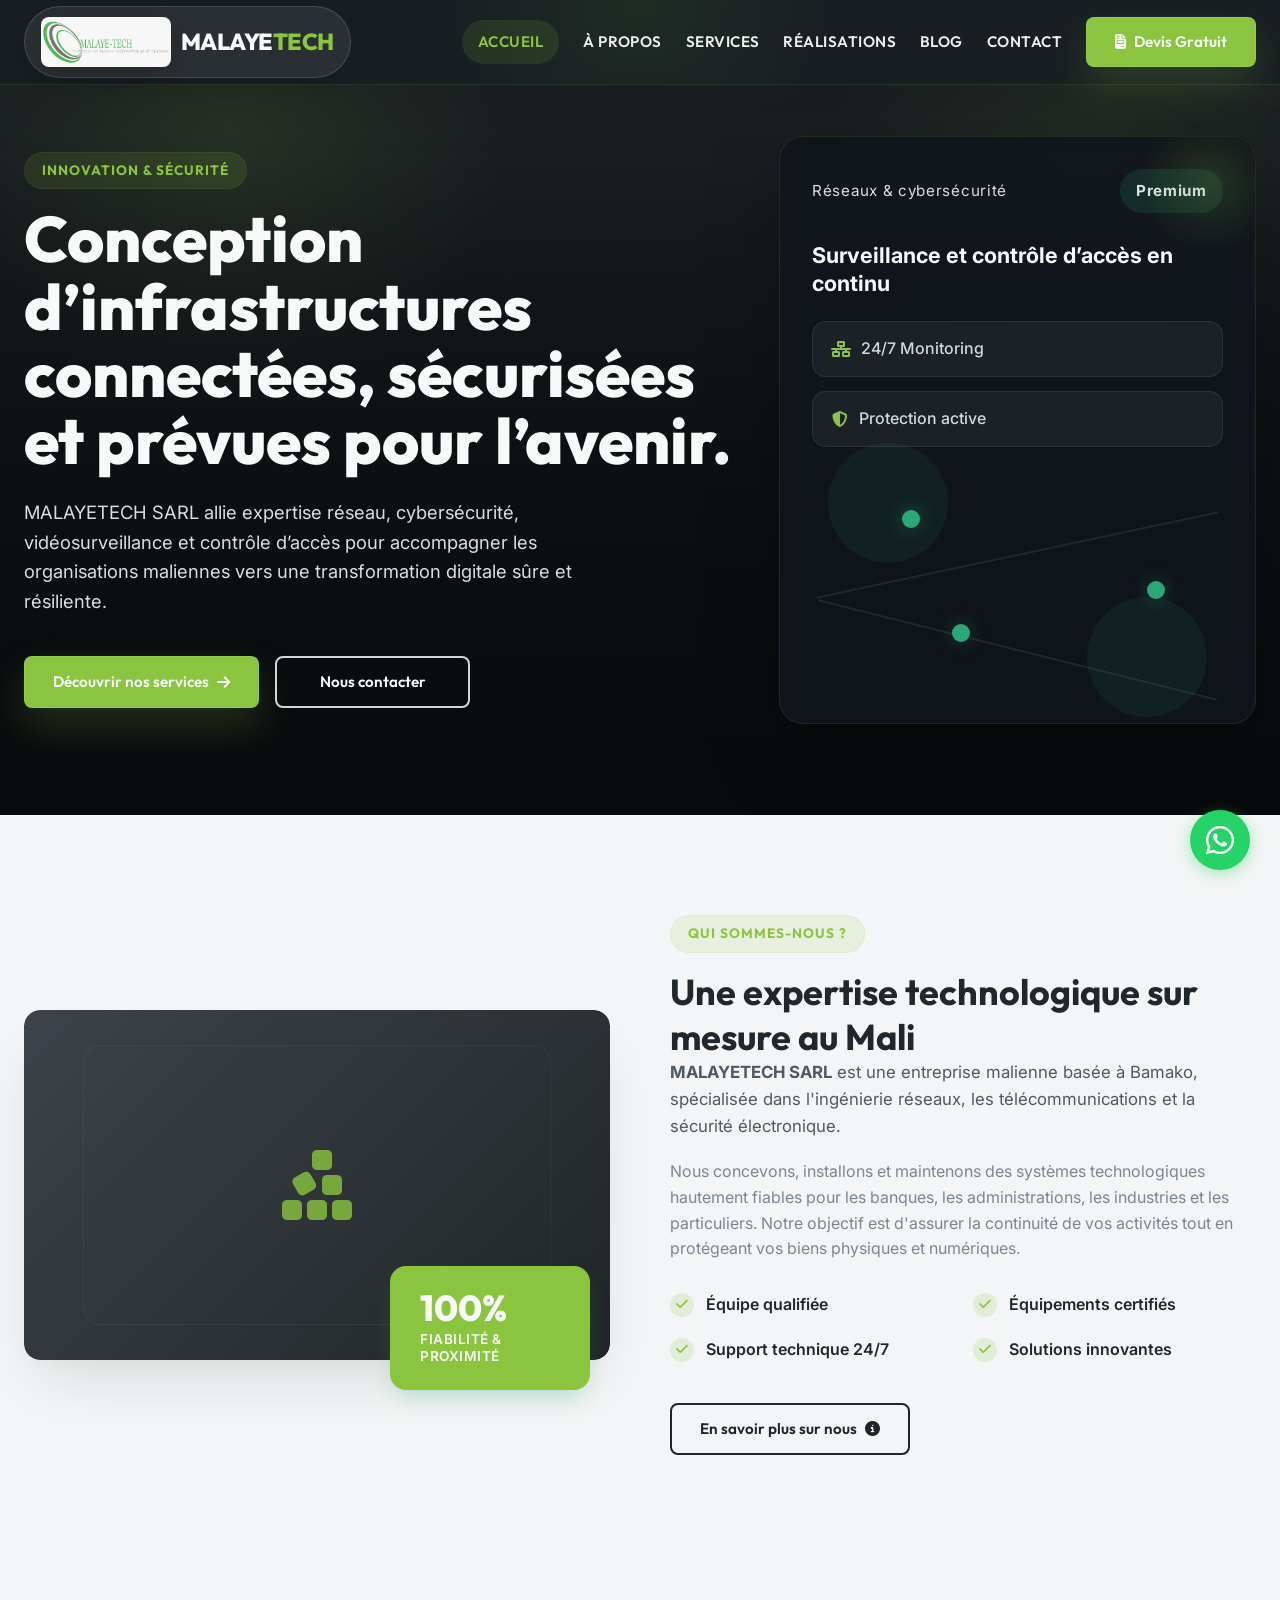
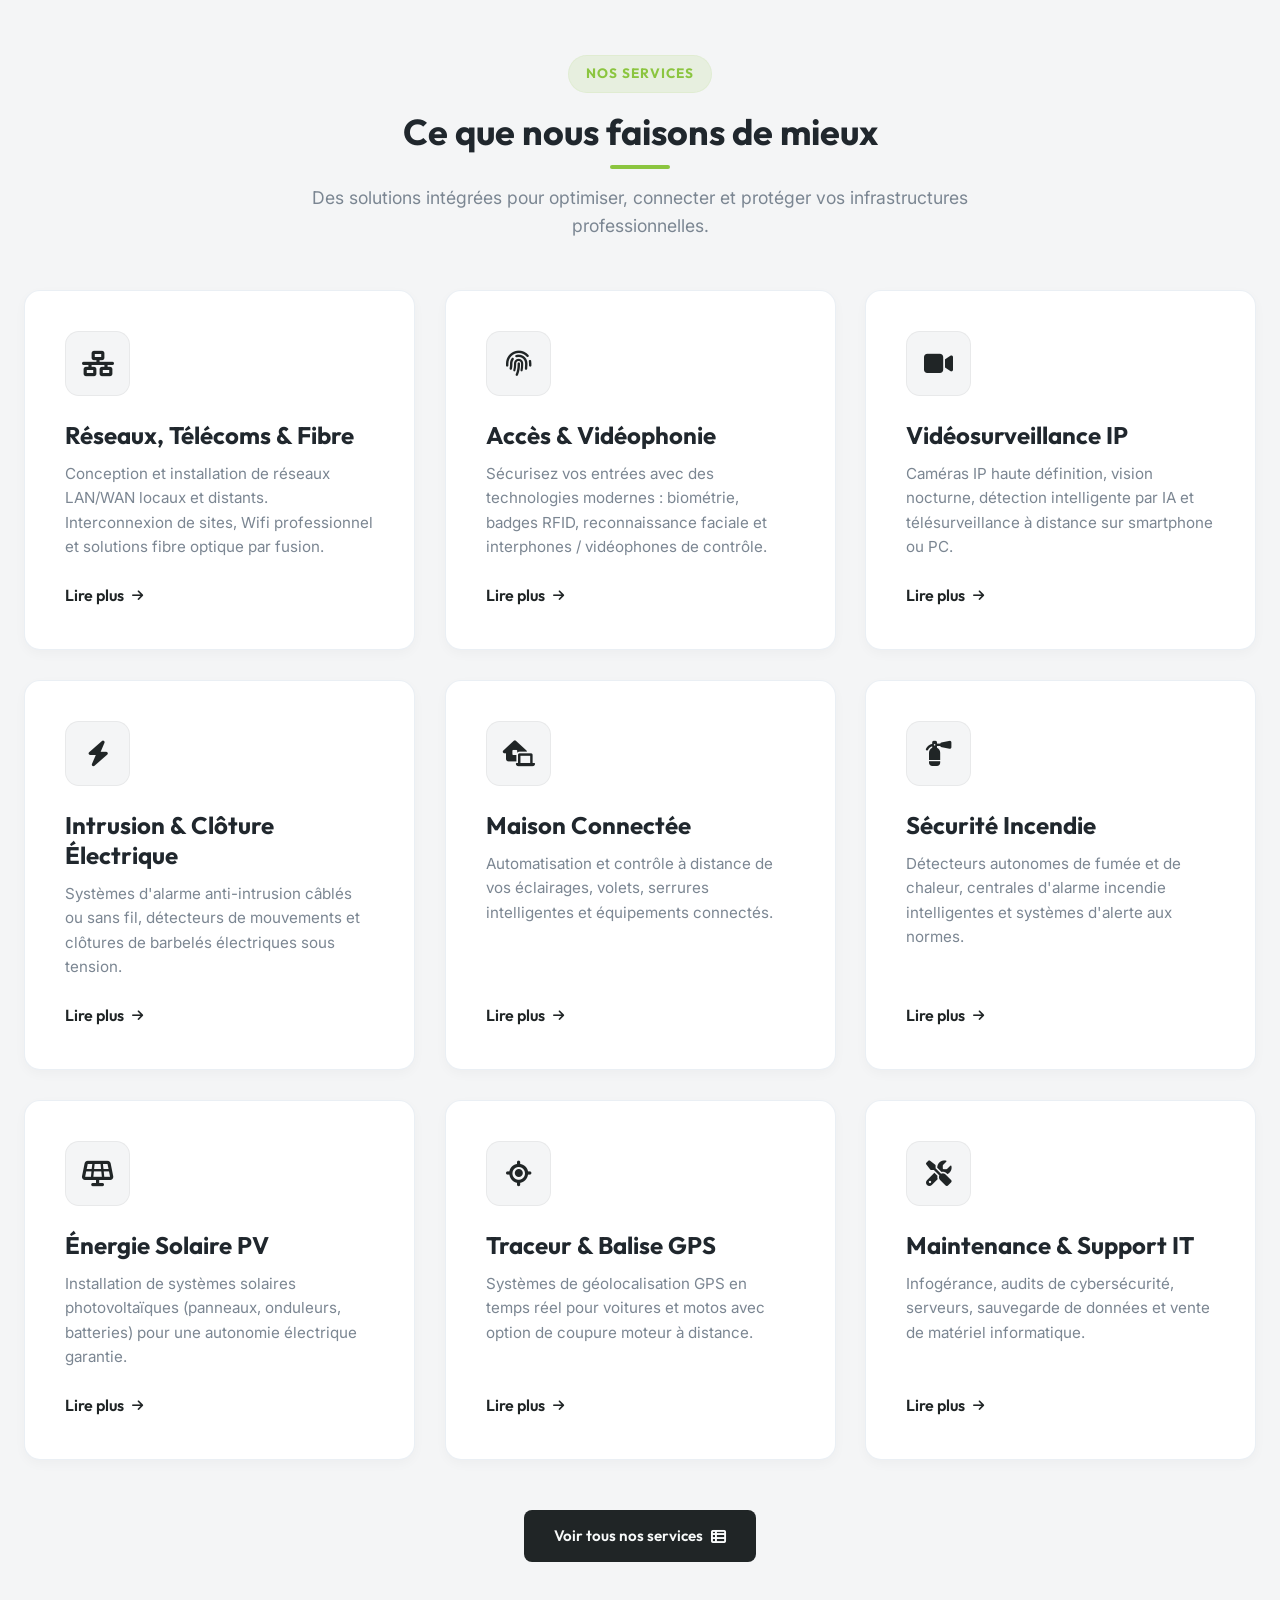
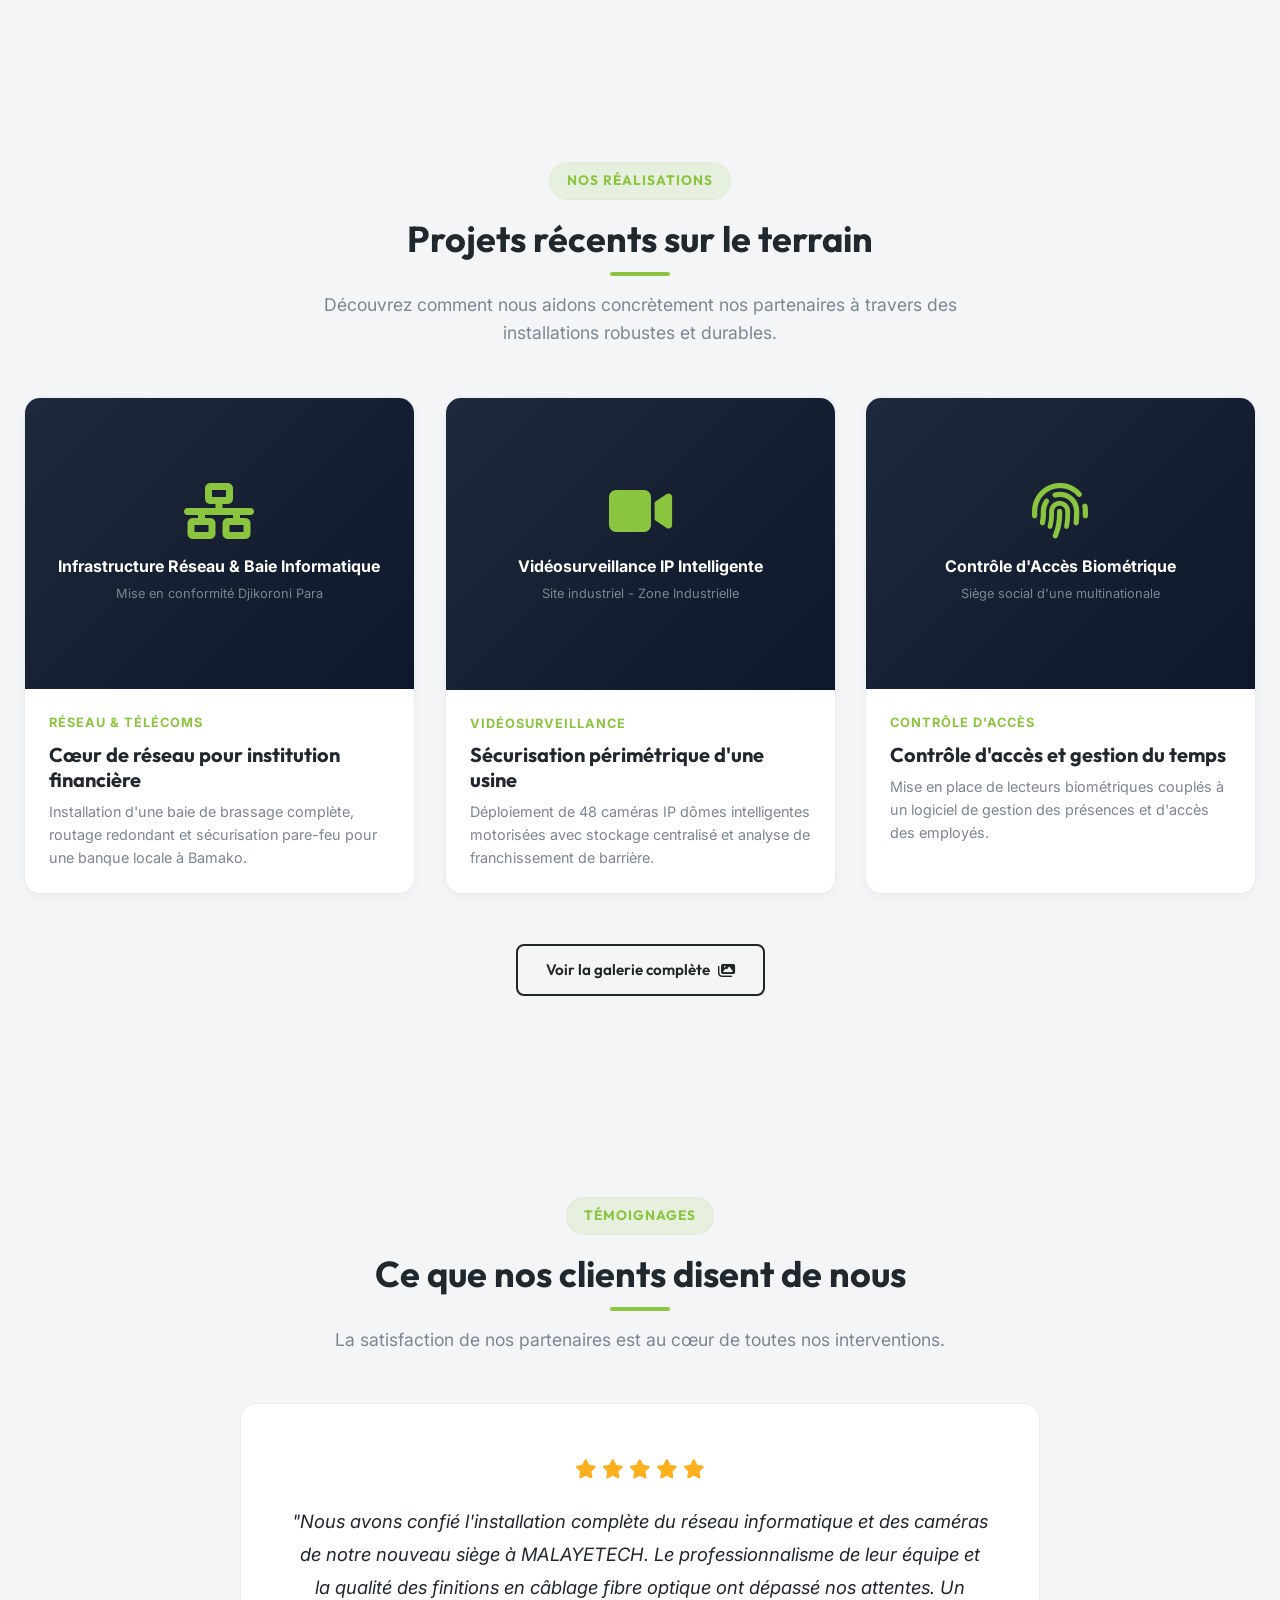
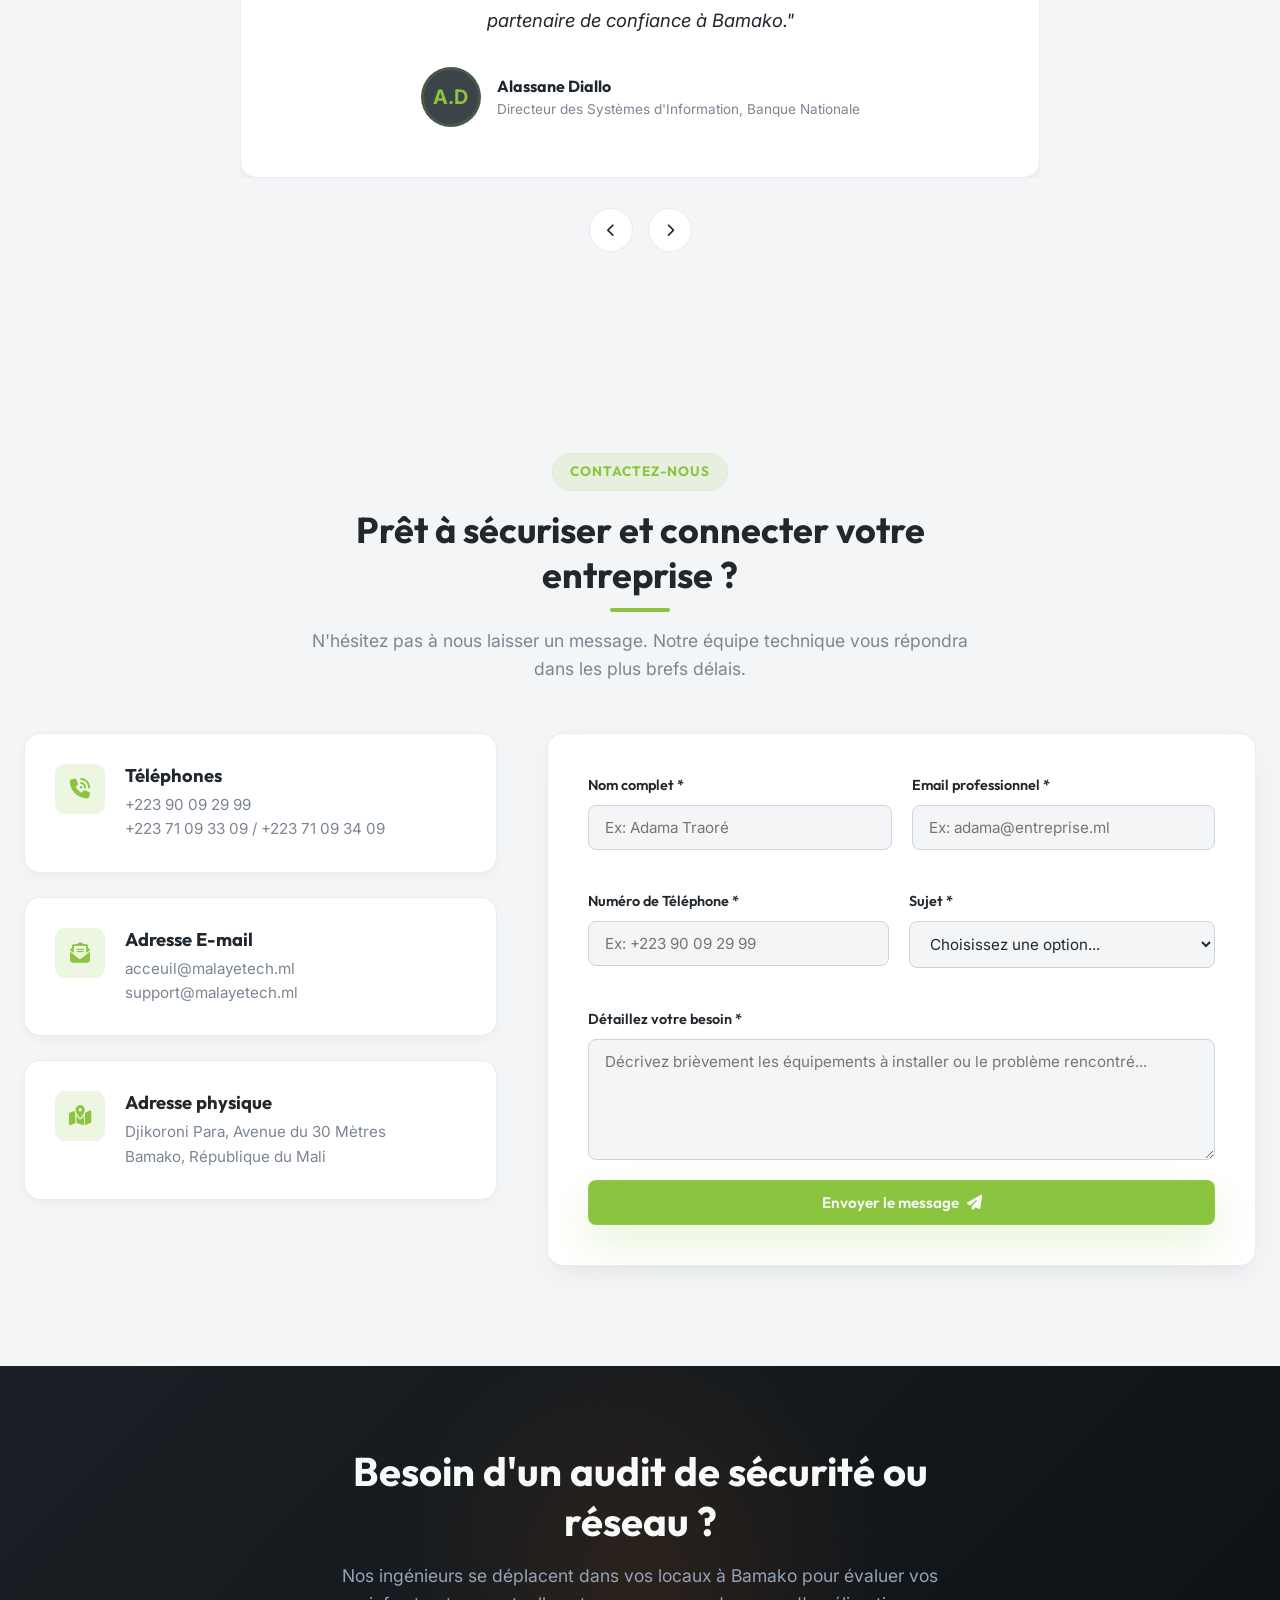
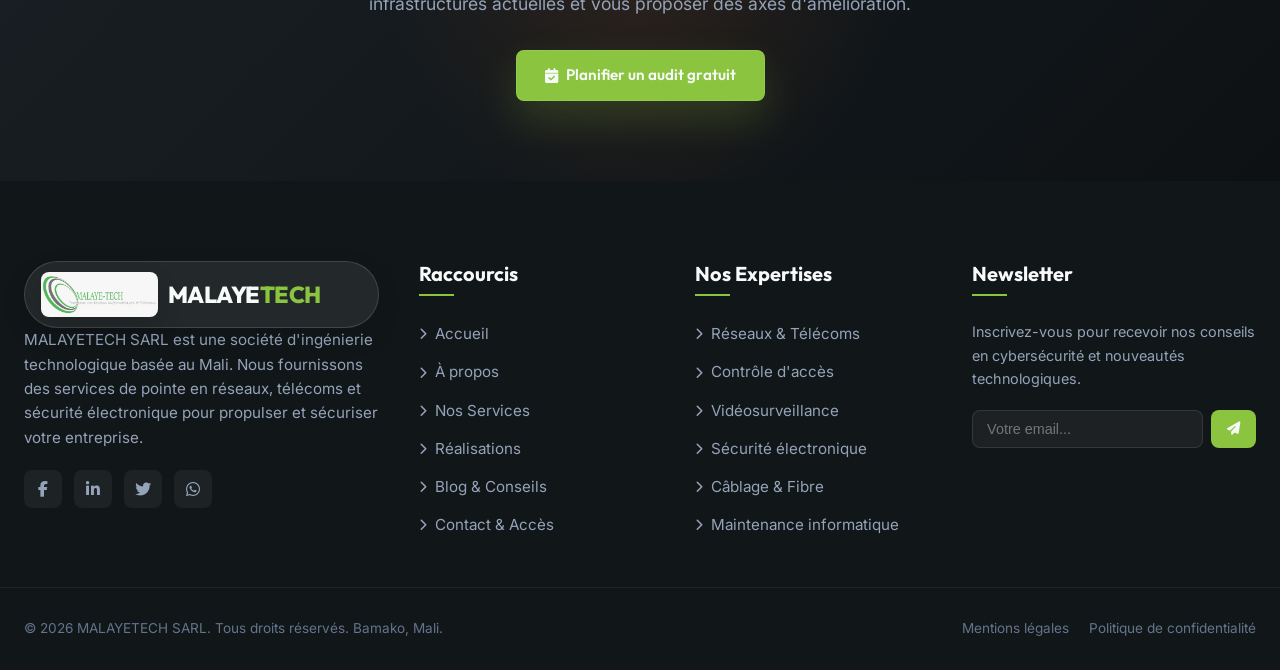
<file: index.html>
<!DOCTYPE html>
<html lang="fr">
<head>
    <meta charset="UTF-8">
    <meta name="viewport" content="width=device-width, initial-scale=1.0">
    <meta name="description" content="MALAYETECH SARL est votre partenaire technologique au Mali. Spécialiste en réseaux, télécommunications, câblage fibre optique, vidéosurveillance, contrôle d'accès, cybersécurité et maintenance informatique à Bamako.">
    <meta name="keywords" content="Malayetech, réseaux informatiques, télécoms, vidéosurveillance, contrôle d'accès, sécurité électronique, fibre optique, maintenance informatique, cybersécurité, Mali, Bamako">
    <meta name="author" content="MALAYETECH SARL">
    
    <title>MALAYETECH SARL | Votre partenaire en technologies, réseaux et sécurité au Mali</title>
    
    <!-- CSS Stylesheet -->
    <link rel="stylesheet" href="css/style.css">
    
    <!-- FontAwesome Icon CDN -->
    <link rel="stylesheet" href="https://cdnjs.cloudflare.com/ajax/libs/font-awesome/6.4.0/css/all.min.css">
</head>
<body>

    <!-- ==========================================
         HEADER / NAVIGATION
         ========================================== -->
    <header class="site-header">
        <div class="container nav-container">
            <!-- Logo -->
            <a href="index.html" class="logo" id="header-logo">
                <img src="logo.jpeg" alt="Logo MALAYETECH" >
                <div class="logo-text">MALAYE<span class="logo-accent">TECH</span></div>
            </a>
            
            <!-- Mobile Menu Toggle Button -->
            <button class="mobile-toggle" id="mobile-toggle" aria-label="Menu principal">
                <i class="fas fa-bars"></i>
            </button>
            
            <!-- Navigation Menu -->
            <nav class="nav-menu" id="nav-menu">
                <a href="index.html" class="nav-link active">Accueil</a>
                <a href="a-propos.html" class="nav-link">À propos</a>
                <a href="services.html" class="nav-link">Services</a>
                <a href="realisations.html" class="nav-link">Réalisations</a>
                <a href="blog.html" class="nav-link">Blog</a>
                <a href="contact.html" class="nav-link">Contact</a>
            </nav>
            
            <!-- Header CTA -->
            <div class="nav-cta">
                <a href="#" class="btn btn-primary open-devis-modal">
                    <i class="fas fa-file-invoice"></i> Devis Gratuit
                </a>
            </div>
        </div>
    </header>

    <!-- ==========================================
         HERO BANNER
         ========================================== -->
    <section class="hero-section">
        <div class="container hero-grid">
            <div class="hero-content">
                <span class="badge">Innovation & Sécurité</span>
                <h1 class="hero-title">Conception d’infrastructures connectées, sécurisées et prévues pour l’avenir.</h1>
                <p class="hero-desc">MALAYETECH SARL allie expertise réseau, cybersécurité, vidéosurveillance et contrôle d’accès pour accompagner les organisations maliennes vers une transformation digitale sûre et résiliente.</p>
                <div class="hero-buttons">
                    <a href="services.html" class="btn btn-primary">
                        Découvrir nos services <i class="fas fa-arrow-right"></i>
                    </a>
                    <a href="contact.html" class="btn btn-white-outline">
                        Nous contacter
                    </a>
                </div>
            </div>
            <div class="hero-visual">
                <div class="hero-card">
                    <div class="hero-card-header">
                        <span>Réseaux & cybersécurité</span>
                        <span class="hero-card-status">Premium</span>
                    </div>
                    <div class="hero-card-body">
                        <div class="hero-card-title">Surveillance et contrôle d’accès en continu</div>
                        <div class="hero-card-info">
                            <div class="hero-card-chip"><i class="fas fa-network-wired"></i> 24/7 Monitoring</div>
                            <div class="hero-card-chip"><i class="fas fa-shield-alt"></i> Protection active</div>
                        </div>
                        <div class="visual-graph">
                            <div class="graph-line graph-line-1"></div>
                            <div class="graph-line graph-line-2"></div>
                            <div class="graph-dot graph-dot-1"></div>
                            <div class="graph-dot graph-dot-2"></div>
                            <div class="graph-dot graph-dot-3"></div>
                        </div>
                    </div>
                </div>
            </div>
        </div>
    </section>

    <!-- ==========================================
         PRESENTATION (À PROPOS SUMMARY)
         ========================================== -->
    <section class="presentation-section">
        <div class="container presentation-grid">
            <div class="presentation-images reveal reveal-left">
                <div class="img-box">
                    <!-- Premium Tech illustration backup via dynamic CSS styling and modern patterns -->
                    <div class="tech-bg-illustration" style="background: linear-gradient(135deg, var(--primary-light) 0%, var(--primary) 100%); height: 350px; border-radius: var(--border-radius-md); display: flex; align-items: center; justify-content: center; position: relative;">
                        <i class="fas fa-cubes-stacked" style="font-size: 5rem; color: var(--accent); opacity: 0.8;"></i>
                        <div style="position: absolute; width: 80%; height: 80%; border: 1px solid rgba(255,255,255,0.05); top: 10%; left: 10%; border-radius: var(--border-radius-md);"></div>
                    </div>
                </div>
                <div class="img-badge">
                    <span class="years">100%</span>
                    <span class="label">Fiabilité & Proximité</span>
                </div>
            </div>
            <div class="presentation-details reveal reveal-right">
                <span class="badge">Qui sommes-nous ?</span>
                <h2>Une expertise technologique sur mesure au Mali</h2>
                <p style="margin-bottom: 20px; font-size: 1.05rem;"><strong>MALAYETECH SARL</strong> est une entreprise malienne basée à Bamako, spécialisée dans l'ingénierie réseaux, les télécommunications et la sécurité électronique.</p>
                <p style="margin-bottom: 30px; color: var(--text-muted);">Nous concevons, installons et maintenons des systèmes technologiques hautement fiables pour les banques, les administrations, les industries et les particuliers. Notre objectif est d'assurer la continuité de vos activités tout en protégeant vos biens physiques et numériques.</p>
                
                <div class="about-features">
                    <div class="about-feature-item reveal reveal-up delay-100">
                        <i class="fas fa-check"></i>
                        <span>Équipe qualifiée</span>
                    </div>
                    <div class="about-feature-item reveal reveal-up delay-200">
                        <i class="fas fa-check"></i>
                        <span>Équipements certifiés</span>
                    </div>
                    <div class="about-feature-item reveal reveal-up delay-300">
                        <i class="fas fa-check"></i>
                        <span>Support technique 24/7</span>
                    </div>
                    <div class="about-feature-item reveal reveal-up delay-400">
                        <i class="fas fa-check"></i>
                        <span>Solutions innovantes</span>
                    </div>
                </div>
                
                <a href="a-propos.html" class="btn btn-outline" style="margin-top: 40px;">
                    En savoir plus sur nous <i class="fas fa-info-circle"></i>
                </a>
            </div>
        </div>
    </section>

    <!-- ==========================================
         SERVICES SECTION (ACCUEIL)
         ========================================== -->
    <section class="services-section section-bg-alt">
        <div class="container">
            <div class="section-header reveal reveal-up">
                <span class="badge">Nos Services</span>
                <h2>Ce que nous faisons de mieux</h2>
                <p>Des solutions intégrées pour optimiser, connecter et protéger vos infrastructures professionnelles.</p>
            </div>
            
            <div class="services-grid">
                <!-- Service 1: Réseaux & Télécoms -->
                <div class="service-card reveal reveal-up delay-100">
                    <div class="service-icon">
                        <i class="fas fa-network-wired"></i>
                    </div>
                    <h3>Réseaux, Télécoms & Fibre</h3>
                    <p>Conception et installation de réseaux LAN/WAN locaux et distants. Interconnexion de sites, Wifi professionnel et solutions fibre optique par fusion.</p>
                    <a href="services.html#reseaux" class="service-link">Lire plus <i class="fas fa-arrow-right"></i></a>
                </div>
                
                <!-- Service 2: Contrôle d'accès & Vidéophone -->
                <div class="service-card reveal reveal-up delay-200">
                    <div class="service-icon">
                        <i class="fas fa-fingerprint"></i>
                    </div>
                    <h3>Accès & Vidéophonie</h3>
                    <p>Sécurisez vos entrées avec des technologies modernes : biométrie, badges RFID, reconnaissance faciale et interphones / vidéophones de contrôle.</p>
                    <a href="services.html#acces" class="service-link">Lire plus <i class="fas fa-arrow-right"></i></a>
                </div>
                
                <!-- Service 3: Vidéosurveillance -->
                <div class="service-card reveal reveal-up delay-300">
                    <div class="service-icon">
                        <i class="fas fa-video"></i>
                    </div>
                    <h3>Vidéosurveillance IP</h3>
                    <p>Caméras IP haute définition, vision nocturne, détection intelligente par IA et télésurveillance à distance sur smartphone ou PC.</p>
                    <a href="services.html#videosurveillance" class="service-link">Lire plus <i class="fas fa-arrow-right"></i></a>
                </div>
                
                <!-- Service 4: Intrusion & Barbelé Électrique -->
                <div class="service-card reveal reveal-up delay-100">
                    <div class="service-icon">
                        <i class="fas fa-bolt"></i>
                    </div>
                    <h3>Intrusion & Clôture Électrique</h3>
                    <p>Systèmes d'alarme anti-intrusion câblés ou sans fil, détecteurs de mouvements et clôtures de barbelés électriques sous tension.</p>
                    <a href="services.html#alarme" class="service-link">Lire plus <i class="fas fa-arrow-right"></i></a>
                </div>
                
                <!-- Service 5: Maison Connectée (Domotique) -->
                <div class="service-card reveal reveal-up delay-200">
                    <div class="service-icon">
                        <i class="fas fa-house-laptop"></i>
                    </div>
                    <h3>Maison Connectée</h3>
                    <p>Automatisation et contrôle à distance de vos éclairages, volets, serrures intelligentes et équipements connectés.</p>
                    <a href="services.html#domotique" class="service-link">Lire plus <i class="fas fa-arrow-right"></i></a>
                </div>
                
                <!-- Service 6: Sécurité Incendie -->
                <div class="service-card reveal reveal-up delay-300">
                    <div class="service-icon">
                        <i class="fas fa-fire-extinguisher"></i>
                    </div>
                    <h3>Sécurité Incendie</h3>
                    <p>Détecteurs autonomes de fumée et de chaleur, centrales d'alarme incendie intelligentes et systèmes d'alerte aux normes.</p>
                    <a href="services.html#incendie" class="service-link">Lire plus <i class="fas fa-arrow-right"></i></a>
                </div>

                <!-- Service 7: Énergie Solaire Photovoltaïque -->
                <div class="service-card reveal reveal-up delay-100">
                    <div class="service-icon">
                        <i class="fas fa-solar-panel"></i>
                    </div>
                    <h3>Énergie Solaire PV</h3>
                    <p>Installation de systèmes solaires photovoltaïques (panneaux, onduleurs, batteries) pour une autonomie électrique garantie.</p>
                    <a href="services.html#solaire" class="service-link">Lire plus <i class="fas fa-arrow-right"></i></a>
                </div>

                <!-- Service 8: GPS Voiture & Moto -->
                <div class="service-card reveal reveal-up delay-200">
                    <div class="service-icon">
                        <i class="fas fa-location-crosshairs"></i>
                    </div>
                    <h3>Traceur & Balise GPS</h3>
                    <p>Systèmes de géolocalisation GPS en temps réel pour voitures et motos avec option de coupure moteur à distance.</p>
                    <a href="services.html#gps" class="service-link">Lire plus <i class="fas fa-arrow-right"></i></a>
                </div>

                <!-- Service 9: Maintenance & Support IT -->
                <div class="service-card reveal reveal-up delay-300">
                    <div class="service-icon">
                        <i class="fas fa-tools"></i>
                    </div>
                    <h3>Maintenance & Support IT</h3>
                    <p>Infogérance, audits de cybersécurité, serveurs, sauvegarde de données et vente de matériel informatique.</p>
                    <a href="services.html#maintenance" class="service-link">Lire plus <i class="fas fa-arrow-right"></i></a>
                </div>
            </div>
            
            <div style="text-align: center; margin-top: 50px;" class="reveal reveal-up">
                <a href="services.html" class="btn btn-secondary">
                    Voir tous nos services <i class="fas fa-th-list"></i>
                </a>
            </div>
        </div>
    </section>

    <!-- ==========================================
         REALISATIONS SECTION (ACCUEIL)
         ========================================== -->
    <section class="realisations-section">
        <div class="container">
            <div class="section-header reveal reveal-up">
                <span class="badge">Nos Réalisations</span>
                <h2>Projets récents sur le terrain</h2>
                <p>Découvrez comment nous aidons concrètement nos partenaires à travers des installations robustes et durables.</p>
            </div>
            
            <div class="portfolio-grid">
                <!-- Project 1 -->
                <div class="portfolio-item reveal reveal-scale delay-100">
                    <div class="portfolio-img">
                        <!-- Simulated professional server rack graphic with CSS overlay -->
                        <div class="project-mock" style="width: 100%; height: 100%; background: linear-gradient(135deg, #1e293b 0%, #0f172a 100%); display: flex; flex-direction: column; justify-content: center; align-items: center; color: var(--accent); padding: 20px; text-align: center;">
                            <i class="fas fa-network-wired" style="font-size: 3.5rem; margin-bottom: 15px;"></i>
                            <div style="font-weight: 700; color: white;">Infrastructure Réseau & Baie Informatique</div>
                            <div style="font-size: 0.8rem; color: var(--text-muted); margin-top: 5px;">Mise en conformité Djikoroni Para</div>
                        </div>
                        <div class="portfolio-overlay">
                            <a href="realisations.html" class="btn btn-primary btn-sm">Détails du projet</a>
                        </div>
                    </div>
                    <div class="portfolio-info">
                        <span class="category">Réseau & Télécoms</span>
                        <h3>Cœur de réseau pour institution financière</h3>
                        <p>Installation d'une baie de brassage complète, routage redondant et sécurisation pare-feu pour une banque locale à Bamako.</p>
                    </div>
                </div>
                
                <!-- Project 2 -->
                <div class="portfolio-item reveal reveal-scale delay-200">
                    <div class="portfolio-img">
                        <!-- Simulated CCTV graphic -->
                        <div class="project-mock" style="width: 100%; height: 100%; background: linear-gradient(135deg, #1e293b 0%, #0f172a 100%); display: flex; flex-direction: column; justify-content: center; align-items: center; color: var(--accent); padding: 20px; text-align: center;">
                            <i class="fas fa-video" style="font-size: 3.5rem; margin-bottom: 15px;"></i>
                            <div style="font-weight: 700; color: white;">Vidéosurveillance IP Intelligente</div>
                            <div style="font-size: 0.8rem; color: var(--text-muted); margin-top: 5px;">Site industriel - Zone Industrielle</div>
                        </div>
                        <div class="portfolio-overlay">
                            <a href="realisations.html" class="btn btn-primary btn-sm">Détails du projet</a>
                        </div>
                    </div>
                    <div class="portfolio-info">
                        <span class="category">Vidéosurveillance</span>
                        <h3>Sécurisation périmétrique d'une usine</h3>
                        <p>Déploiement de 48 caméras IP dômes intelligentes motorisées avec stockage centralisé et analyse de franchissement de barrière.</p>
                    </div>
                </div>
                
                <!-- Project 3 -->
                <div class="portfolio-item reveal reveal-scale delay-300">
                    <div class="portfolio-img">
                        <!-- Simulated access control graphic -->
                        <div class="project-mock" style="width: 100%; height: 100%; background: linear-gradient(135deg, #1e293b 0%, #0f172a 100%); display: flex; flex-direction: column; justify-content: center; align-items: center; color: var(--accent); padding: 20px; text-align: center;">
                            <i class="fas fa-fingerprint" style="font-size: 3.5rem; margin-bottom: 15px;"></i>
                            <div style="font-weight: 700; color: white;">Contrôle d'Accès Biométrique</div>
                            <div style="font-size: 0.8rem; color: var(--text-muted); margin-top: 5px;">Siège social d'une multinationale</div>
                        </div>
                        <div class="portfolio-overlay">
                            <a href="realisations.html" class="btn btn-primary btn-sm">Détails du projet</a>
                        </div>
                    </div>
                    <div class="portfolio-info">
                        <span class="category">Contrôle d'accès</span>
                        <h3>Contrôle d'accès et gestion du temps</h3>
                        <p>Mise en place de lecteurs biométriques couplés à un logiciel de gestion des présences et d'accès des employés.</p>
                    </div>
                </div>
            </div>
            
            <div style="text-align: center; margin-top: 50px;" class="reveal reveal-up">
                <a href="realisations.html" class="btn btn-outline">
                    Voir la galerie complète <i class="fas fa-images"></i>
                </a>
            </div>
        </div>
    </section>

    <!-- ==========================================
         TESTIMONIALS SECTION
         ========================================= -->
    <section class="testimonials-section section-bg-alt">
        <div class="container">
            <div class="section-header reveal reveal-up">
                <span class="badge">Témoignages</span>
                <h2>Ce que nos clients disent de nous</h2>
                <p>La satisfaction de nos partenaires est au cœur de toutes nos interventions.</p>
            </div>
            
            <div class="testimonials-slider reveal reveal-up">
                <div class="testimonial-track">
                    <!-- Slide 1 -->
                    <div class="testimonial-slide active">
                        <div class="testimonial-rating">
                            <i class="fas fa-star"></i>
                            <i class="fas fa-star"></i>
                            <i class="fas fa-star"></i>
                            <i class="fas fa-star"></i>
                            <i class="fas fa-star"></i>
                        </div>
                        <p class="testimonial-text">"Nous avons confié l'installation complète du réseau informatique et des caméras de notre nouveau siège à MALAYETECH. Le professionnalisme de leur équipe et la qualité des finitions en câblage fibre optique ont dépassé nos attentes. Un partenaire de confiance à Bamako."</p>
                        <div class="testimonial-author">
                            <div class="author-avatar">A.D</div>
                            <div class="author-info">
                                <div class="author-name">Alassane Diallo</div>
                                <div class="author-role">Directeur des Systèmes d'Information, Banque Nationale</div>
                            </div>
                        </div>
                    </div>
                    
                    <!-- Slide 2 -->
                    <div class="testimonial-slide">
                        <div class="testimonial-rating">
                            <i class="fas fa-star"></i>
                            <i class="fas fa-star"></i>
                            <i class="fas fa-star"></i>
                            <i class="fas fa-star"></i>
                            <i class="fas fa-star"></i>
                        </div>
                        <p class="testimonial-text">"Grâce à leur solution de contrôle d'accès biométrique couplée à la gestion des heures, nous avons sécurisé nos locaux sensibles et automatisé le décompte du temps de travail de nos 150 employés. Leur réactivité pour le support après-vente est remarquable."</p>
                        <div class="testimonial-author">
                            <div class="author-avatar">M.K</div>
                            <div class="author-info">
                                <div class="author-name">Mariam Konaté</div>
                                <div class="author-role">Responsable RH, Industrie Agroalimentaire Mali</div>
                            </div>
                        </div>
                    </div>
                </div>
                
                <!-- Controls -->
                <div class="slider-controls">
                    <button class="slider-btn" id="prev-testimonial" aria-label="Témoignage précédent">
                        <i class="fas fa-chevron-left"></i>
                    </button>
                    <button class="slider-btn" id="next-testimonial" aria-label="Témoignage suivant">
                        <i class="fas fa-chevron-right"></i>
                    </button>
                </div>
            </div>
        </div>
    </section>

    <!-- ==========================================
         CONTACT FORM SECTION (ACCUEIL)
         ========================================= -->
    <section class="contact-section">
        <div class="container">
            <div class="section-header reveal reveal-up">
                <span class="badge">Contactez-nous</span>
                <h2>Prêt à sécuriser et connecter votre entreprise ?</h2>
                <p>N'hésitez pas à nous laisser un message. Notre équipe technique vous répondra dans les plus brefs délais.</p>
            </div>
            
            <div class="contact-wrapper">
                <!-- Info cards column -->
                <div class="contact-info-cards reveal reveal-left">
                    <div class="info-card">
                        <div class="info-card-icon">
                            <i class="fas fa-phone-volume"></i>
                        </div>
                        <div class="info-card-details">
                            <h3>Téléphones</h3>
                            <p>+223 90 09 29 99</p>
                            <p>+223 71 09 33 09 / +223 71 09 34 09</p>
                        </div>
                    </div>
                    
                    <div class="info-card">
                        <div class="info-card-icon">
                            <i class="fas fa-envelope-open-text"></i>
                        </div>
                        <div class="info-card-details">
                            <h3>Adresse E-mail</h3>
                            <p>acceuil@malayetech.ml</p>
                            <p>support@malayetech.ml</p>
                        </div>
                    </div>
                    
                    <div class="info-card">
                        <div class="info-card-icon">
                            <i class="fas fa-map-location-dot"></i>
                        </div>
                        <div class="info-card-details">
                            <h3>Adresse physique</h3>
                            <p>Djikoroni Para, Avenue du 30 Mètres</p>
                            <p>Bamako, République du Mali</p>
                        </div>
                    </div>
                </div>
                
                <!-- Contact form column -->
                <div class="contact-form-box reveal reveal-right">
                    <form id="contact-form">
                        <div class="form-grid">
                            <div class="form-group">
                                <label for="contact-name">Nom complet *</label>
                                <input type="text" id="contact-name" placeholder="Ex: Adama Traoré" required>
                            </div>
                            <div class="form-group">
                                <label for="contact-email">Email professionnel *</label>
                                <input type="email" id="contact-email" placeholder="Ex: adama@entreprise.ml" required>
                            </div>
                        </div>
                        <div class="form-grid">
                            <div class="form-group">
                                <label for="contact-phone">Numéro de Téléphone *</label>
                                <input type="tel" id="contact-phone" placeholder="Ex: +223 90 09 29 99" required>
                            </div>
                            <div class="form-group">
                                <label for="contact-subject">Sujet *</label>
                                <select id="contact-subject" required>
                                    <option value="" disabled selected>Choisissez une option...</option>
                                    <option value="reseau">Réseaux informatiques & Télécoms</option>
                                    <option value="surveillance">Vidéosurveillance & Sécurité</option>
                                    <option value="access">Contrôle d'accès biométrique</option>
                                    <option value="cabling">Câblage structuré / Fibre optique</option>
                                    <option value="maintenance">Maintenance informatique</option>
                                    <option value="other">Autre demande</option>
                                </select>
                            </div>
                        </div>
                        <div class="form-group full-width">
                            <label for="contact-message">Détaillez votre besoin *</label>
                            <textarea id="contact-message" rows="5" placeholder="Décrivez brièvement les équipements à installer ou le problème rencontré..." required></textarea>
                        </div>
                        <button type="submit" class="btn btn-primary" style="width: 100%;">
                            Envoyer le message <i class="fas fa-paper-plane"></i>
                        </button>
                    </form>
                </div>
            </div>
        </div>
    </section>

    <!-- ==========================================
         CTA BANNER FOOTER PRE
         ========================================== -->
    <section class="cta-section reveal reveal-scale">
        <div class="container cta-content">
            <h2>Besoin d'un audit de sécurité ou réseau ?</h2>
            <p>Nos ingénieurs se déplacent dans vos locaux à Bamako pour évaluer vos infrastructures actuelles et vous proposer des axes d'amélioration.</p>
            <a href="#" class="btn btn-primary open-devis-modal">
                <i class="fas fa-calendar-check"></i> Planifier un audit gratuit
            </a>
        </div>
    </section>

    <!-- ==========================================
         FOOTER
         ========================================== -->
    <footer class="site-footer">
        <div class="container footer-grid">
            <!-- Col 1: About/Logo -->
            <div class="footer-col">
                <a href="index.html" class="logo" >
                    <img src="logo.jpeg" alt="Logo MALAYETECH" >
                    <div class="logo-text" >MALAYE<span class="logo-accent">TECH</span></div>
                </a>
                <p>MALAYETECH SARL est une société d'ingénierie technologique basée au Mali. Nous fournissons des services de pointe en réseaux, télécoms et sécurité électronique pour propulser et sécuriser votre entreprise.</p>
                <div class="footer-socials">
                    <a href="https://facebook.com" class="social-icon" aria-label="Facebook" target="_blank" rel="noreferrer"><i class="fab fa-facebook-f"></i></a>
                    <a href="https://linkedin.com" class="social-icon" aria-label="LinkedIn" target="_blank" rel="noreferrer"><i class="fab fa-linkedin-in"></i></a>
                    <a href="https://twitter.com" class="social-icon" aria-label="Twitter" target="_blank" rel="noreferrer"><i class="fab fa-twitter"></i></a>
                    <a href="https://whatsapp.com" class="social-icon" aria-label="WhatsApp" target="_blank" rel="noreferrer"><i class="fab fa-whatsapp"></i></a>
                </div>
            </div>
            
            <!-- Col 2: Navigation Links -->
            <div class="footer-col">
                <h3>Raccourcis</h3>
                <ul class="footer-links">
                    <li><a href="index.html"><i class="fas fa-chevron-right"></i> Accueil</a></li>
                    <li><a href="a-propos.html"><i class="fas fa-chevron-right"></i> À propos</a></li>
                    <li><a href="services.html"><i class="fas fa-chevron-right"></i> Nos Services</a></li>
                    <li><a href="realisations.html"><i class="fas fa-chevron-right"></i> Réalisations</a></li>
                    <li><a href="blog.html"><i class="fas fa-chevron-right"></i> Blog & Conseils</a></li>
                    <li><a href="contact.html"><i class="fas fa-chevron-right"></i> Contact & Accès</a></li>
                </ul>
            </div>
            
            <!-- Col 3: Services Links -->
            <div class="footer-col">
                <h3>Nos Expertises</h3>
                <ul class="footer-links">
                    <li><a href="services.html#reseaux"><i class="fas fa-chevron-right"></i> Réseaux & Télécoms</a></li>
                    <li><a href="services.html#acces"><i class="fas fa-chevron-right"></i> Contrôle d'accès</a></li>
                    <li><a href="services.html#videosurveillance"><i class="fas fa-chevron-right"></i> Vidéosurveillance</a></li>
                    <li><a href="services.html#alarme"><i class="fas fa-chevron-right"></i> Sécurité électronique</a></li>
                    <li><a href="services.html#cablage"><i class="fas fa-chevron-right"></i> Câblage & Fibre</a></li>
                    <li><a href="services.html#maintenance"><i class="fas fa-chevron-right"></i> Maintenance informatique</a></li>
                </ul>
            </div>
            
            <!-- Col 4: Newsletter -->
            <div class="footer-col footer-newsletter">
                <h3>Newsletter</h3>
                <p>Inscrivez-vous pour recevoir nos conseils en cybersécurité et nouveautés technologiques.</p>
                <form class="newsletter-form" style="margin-top: 15px;">
                    <input type="email" placeholder="Votre email..." required>
                    <button type="submit"><i class="fas fa-paper-plane"></i></button>
                </form>
            </div>
        </div>
        
        <!-- Bottom copyright -->
        <div class="container footer-bottom">
            <p>&copy; 2026 MALAYETECH SARL. Tous droits réservés. Bamako, Mali.</p>
            <div class="footer-bottom-links">
                <a href="#">Mentions légales</a>
                <a href="#">Politique de confidentialité</a>
            </div>
        </div>
    </footer>

    <!-- ==========================================
         FLOATING WIDGETS
         ========================================== -->
         
    <!-- WhatsApp Floating Button -->
    <div class="whatsapp-float" id="whatsapp-btn" aria-label="Contacter sur WhatsApp">
        <i class="fab fa-whatsapp"></i>
    </div>
    
    <!-- WhatsApp Interactive Popover Widget -->
    <div class="whatsapp-popover" id="whatsapp-popover">
        <div class="popover-header">
            <div class="popover-avatar">MT</div>
            <div class="popover-header-info">
                <h4>Support MALAYETECH</h4>
                <p>En ligne - Répond rapidement</p>
            </div>
        </div>
        <div class="popover-body">
            <div class="popover-msg">
                Bonjour ! Comment pouvons-nous vous aider aujourd'hui concernant vos réseaux ou votre sécurité ?
            </div>
        </div>
        <div class="popover-footer">
            <a href="https://wa.me/22390092999?text=Bonjour%20MALAYETECH,%20je%20souhaite%20avoir des informations%20concernant%20vos%20services." target="_blank" rel="noopener noreferrer" class="popover-btn">
                <i class="fab fa-whatsapp"></i> Démarrer la discussion
            </a>
        </div>
    </div>

    <!-- Demande de Devis (Quote Modal) -->
    <div class="modal-overlay" id="devis-modal">
        <div class="modal-box">
            <div class="modal-header">
                <h3><i class="fas fa-file-invoice"></i> Demande de Devis Gratuit</h3>
                <button class="modal-close" id="close-devis-modal" aria-label="Fermer"><i class="fas fa-times"></i></button>
            </div>
            <div class="modal-body">
                <p style="margin-bottom: 20px; color: var(--text-muted); font-size: 0.9rem;">Remplissez ce formulaire pour recevoir une proposition commerciale chiffrée sous 24 à 48 heures.</p>
                <form id="modal-devis-form">
                    <div class="form-grid">
                        <div class="form-group">
                            <label for="devis-name">Nom et Prénom *</label>
                            <input type="text" id="devis-name" placeholder="Ex: Souleymane Keita" required>
                        </div>
                        <div class="form-group">
                            <label for="devis-company">Nom de l'entreprise</label>
                            <input type="text" id="devis-company" placeholder="Ex: Mon Entreprise SARL">
                        </div>
                    </div>
                    
                    <div class="form-grid">
                        <div class="form-group">
                            <label for="devis-phone">Téléphone *</label>
                            <input type="tel" id="devis-phone" placeholder="Ex: +223 90 09 29 99" required>
                        </div>
                        <div class="form-group">
                            <label for="devis-service">Service Principal *</label>
                            <select id="devis-service" required>
                                <option value="" disabled selected>Sélectionnez un service...</option>
                                <option value="reseaux-telecoms">Réseaux informatiques & Télécoms</option>
                                <option value="cablage-fibre">Câblage réseau & Fibre optique</option>
                                <option value="videosurveillance">Vidéosurveillance & Caméras IP</option>
                                <option value="controle-acces">Contrôle d'accès (biométrie / RFID)</option>
                                <option value="securite-electronique">Sécurité électronique (Alarmes, incendie)</option>
                                <option value="maintenance">Maintenance & Support informatique</option>
                                <option value="cybersecurite">Solutions de cybersécurité</option>
                                <option value="equipements">Vente d'équipements informatiques</option>
                            </select>
                        </div>
                    </div>
                    
                    <div class="form-group">
                        <label for="devis-message">Décrivez précisément votre projet (nombre d'équipements, dimensions des locaux, contraintes...) *</label>
                        <textarea id="devis-message" rows="4" placeholder="Ex: Installation de 12 caméras IP et 3 lecteurs biométriques RFID pour notre nouveau magasin à Djikoroni Para, Avenue du 30 Mètres..." required></textarea>
                    </div>
                    
                    <button type="submit" class="btn btn-primary" style="width: 100%; margin-top: 10px;">
                        Soumettre ma demande <i class="fas fa-paper-plane"></i>
                    </button>
                </form>
            </div>
        </div>
    </div>

    <!-- Core Script -->
    <script src="js/main.js"></script>
</body>
</html>
</file>
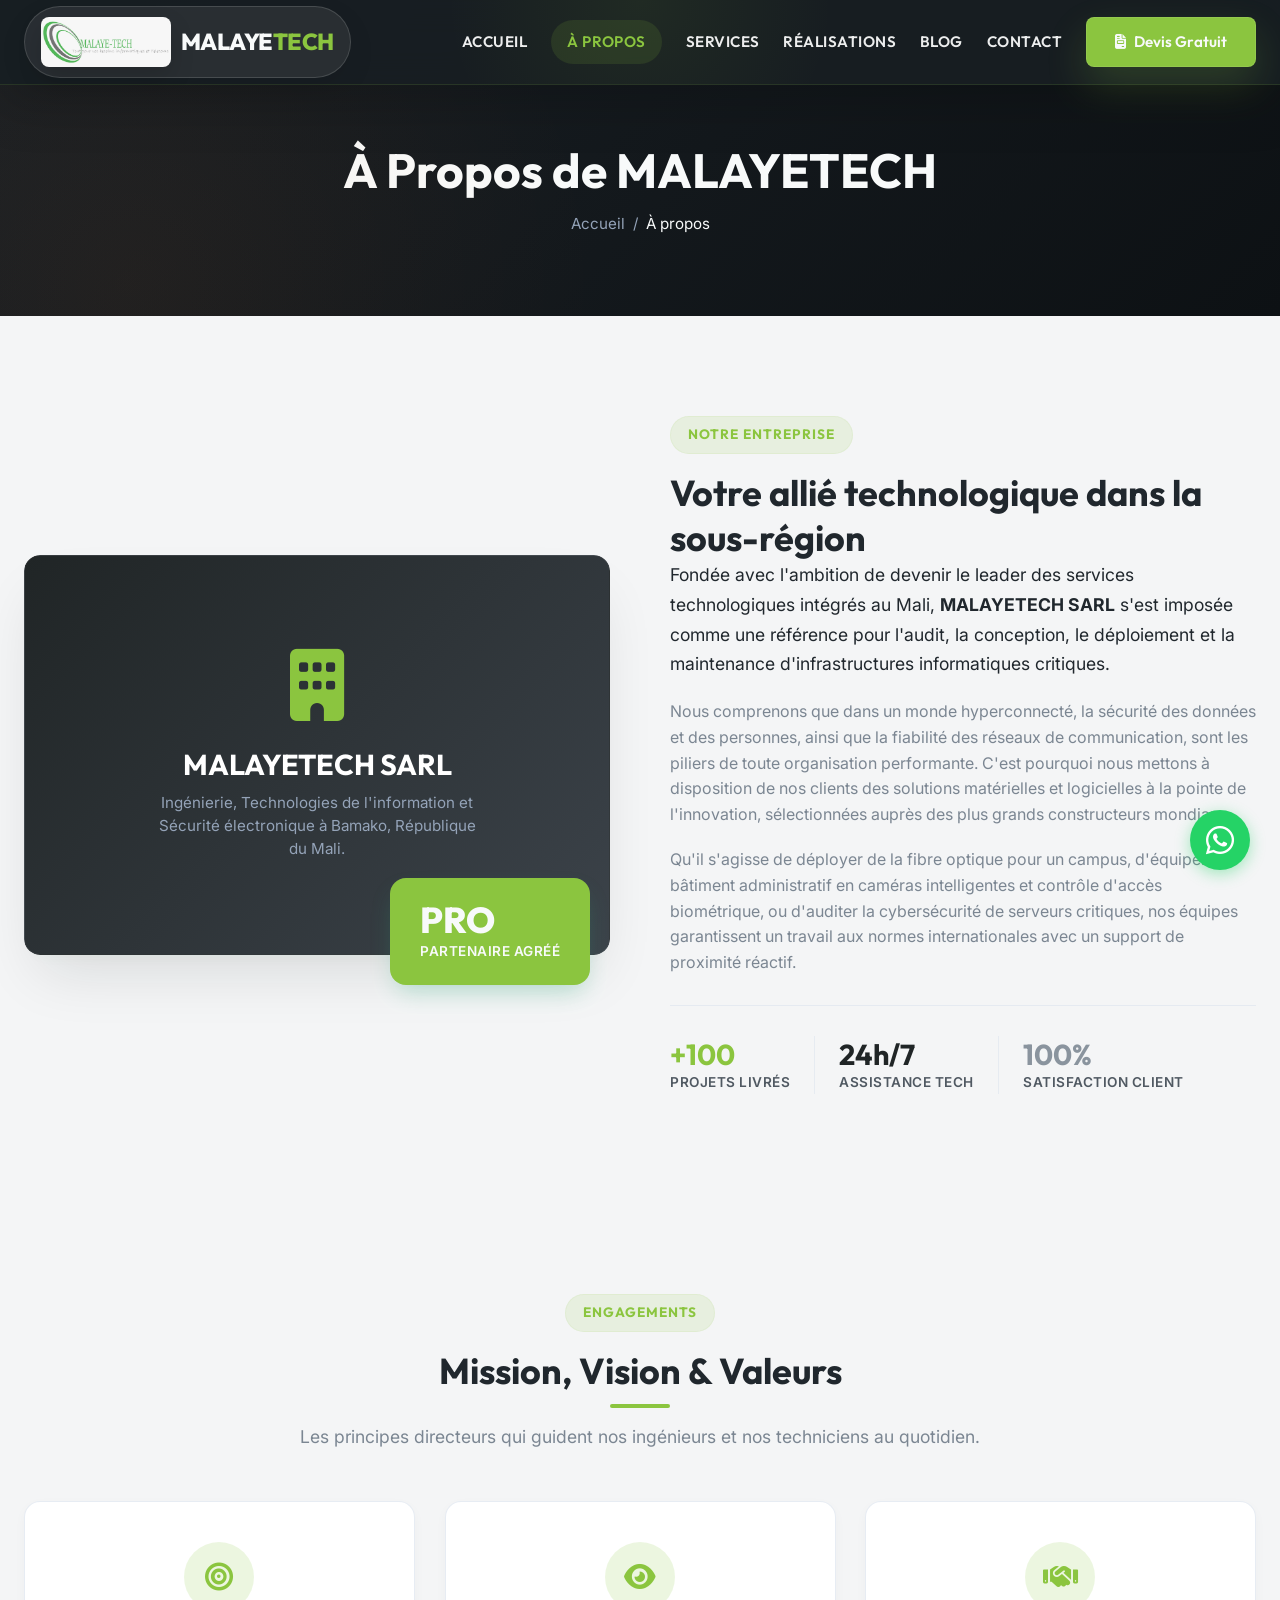
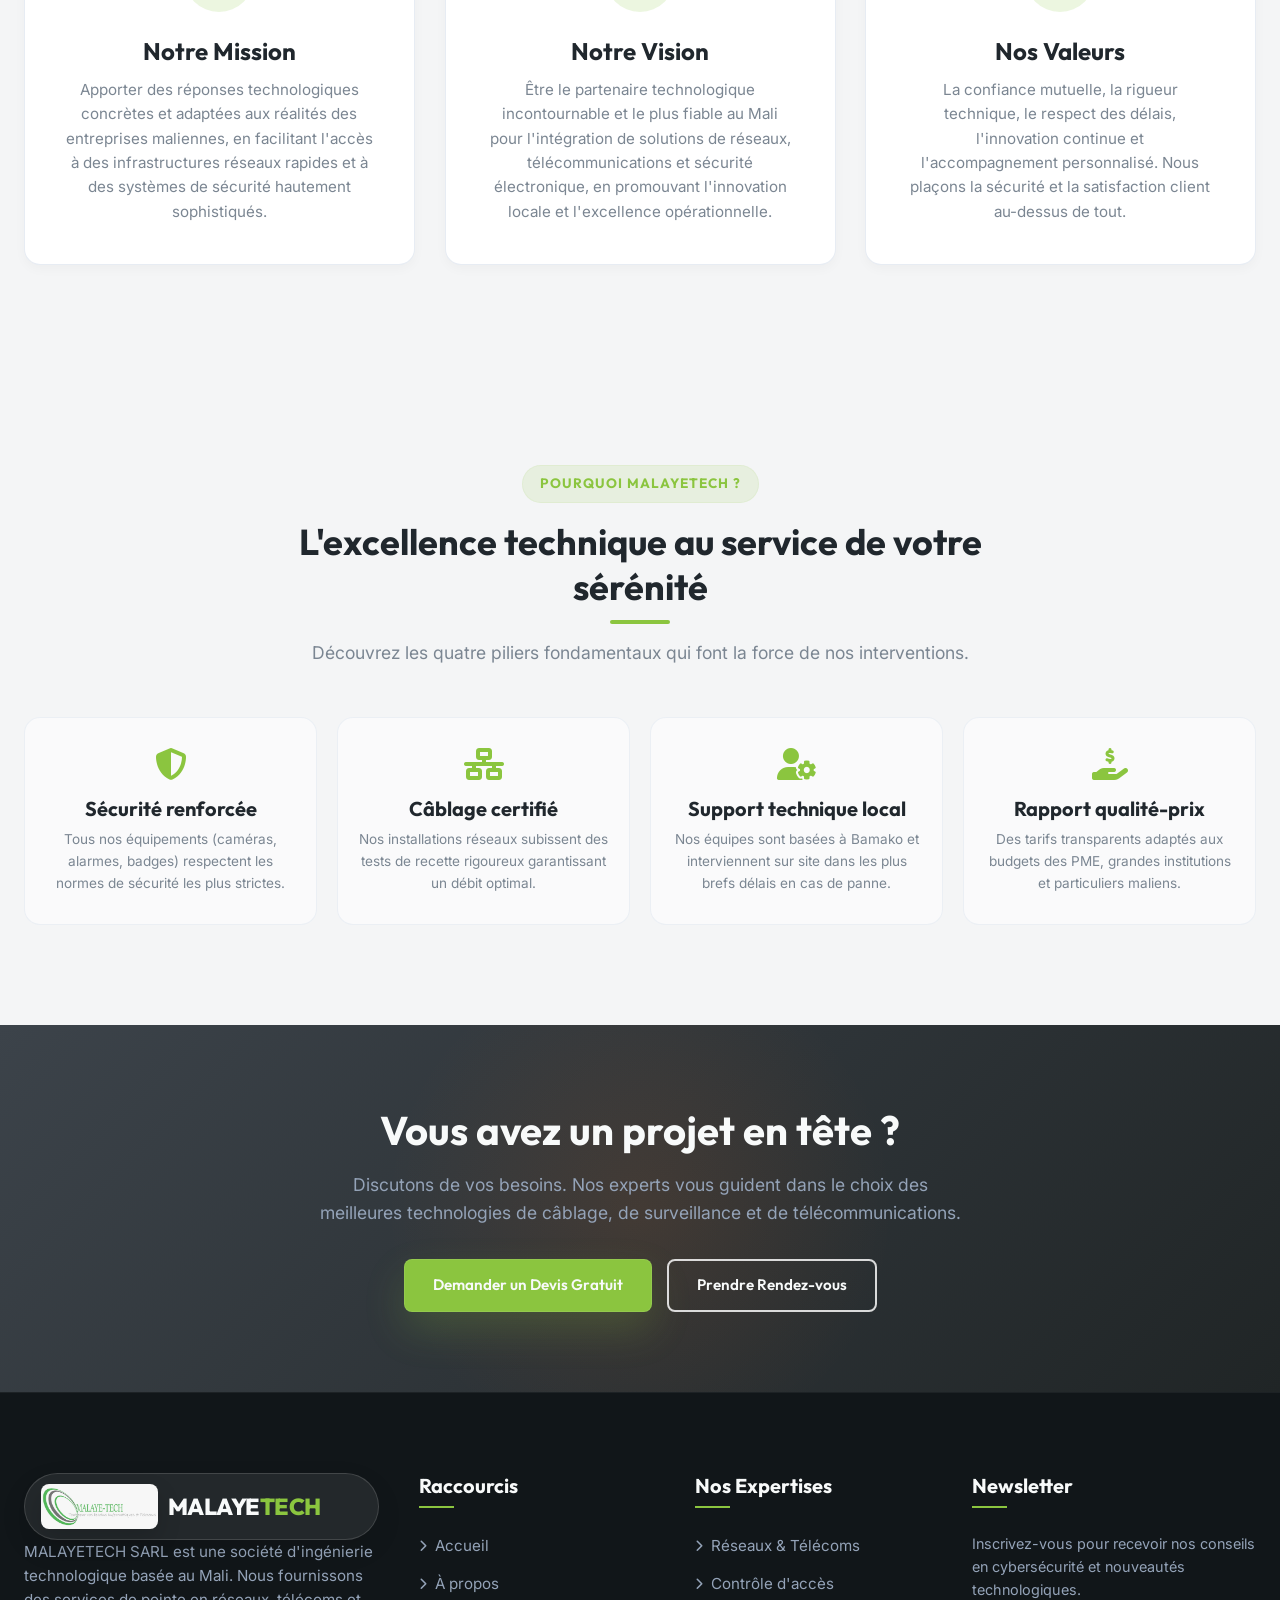
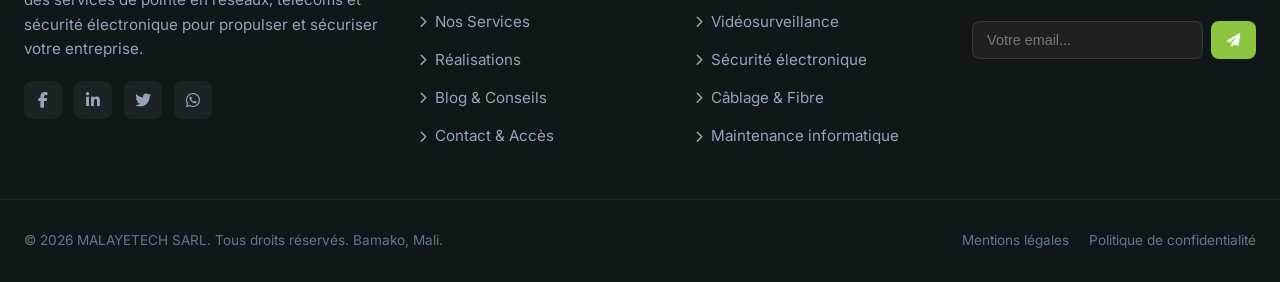
<file: a-propos.html>
<!DOCTYPE html>
<html lang="fr">
<head>
    <meta charset="UTF-8">
    <meta name="viewport" content="width=device-width, initial-scale=1.0">
    <meta name="description" content="Découvrez MALAYETECH SARL, entreprise technologique malienne basée à Bamako. Notre mission, vision et valeurs en ingénierie de réseaux, télécoms et sécurité électronique.">
    <meta name="keywords" content="A propos Malayetech, entreprise informatique Mali, réseaux télécoms Bamako, mission vision valeurs, sécurité électronique Mali">
    <meta name="author" content="MALAYETECH SARL">
    
    <title>À Propos | MALAYETECH SARL - Expertise Réseaux & Sécurité au Mali</title>
    
    <!-- CSS Stylesheet -->
    <link rel="stylesheet" href="css/style.css">
    
    <!-- FontAwesome Icon CDN -->
    <link rel="stylesheet" href="https://cdnjs.cloudflare.com/ajax/libs/font-awesome/6.4.0/css/all.min.css">
</head>
<body>

    <!-- ==========================================
         HEADER / NAVIGATION
         ========================================== -->
    <header class="site-header">
        <div class="container nav-container">
            <!-- Logo -->
            <a href="index.html" class="logo" id="header-logo">
                <img src="logo.jpeg" alt="Logo MALAYETECH" >
                <div class="logo-text">MALAYE<span class="logo-accent">TECH</span></div>
            </a>
            
            <!-- Mobile Menu Toggle Button -->
            <button class="mobile-toggle" id="mobile-toggle" aria-label="Menu principal">
                <i class="fas fa-bars"></i>
            </button>
            
            <!-- Navigation Menu -->
            <nav class="nav-menu" id="nav-menu">
                <a href="index.html" class="nav-link">Accueil</a>
                <a href="a-propos.html" class="nav-link active">À propos</a>
                <a href="services.html" class="nav-link">Services</a>
                <a href="realisations.html" class="nav-link">Réalisations</a>
                <a href="blog.html" class="nav-link">Blog</a>
                <a href="contact.html" class="nav-link">Contact</a>
            </nav>
            
            <!-- Header CTA -->
            <div class="nav-cta">
                <a href="#" class="btn btn-primary open-devis-modal">
                    <i class="fas fa-file-invoice"></i> Devis Gratuit
                </a>
            </div>
        </div>
    </header>

    <!-- ==========================================
         PAGE BANNER
         ========================================== -->
    <section class="page-banner">
        <div class="container">
            <h1>À Propos de MALAYETECH</h1>
            <div class="breadcrumb">
                <a href="index.html">Accueil</a>
                <span>/</span>
                <span class="current">À propos</span>
            </div>
        </div>
    </section>

    <!-- ==========================================
         PRESENTATION DETAILED
         ========================================== -->
    <section class="presentation-detailed-section">
        <div class="container presentation-grid">
            <div class="presentation-images reveal reveal-left">
                <div class="img-box">
                    <div style="background: linear-gradient(135deg, var(--primary) 0%, var(--primary-light) 100%); padding: 60px 40px; border-radius: var(--border-radius-md); text-align: center; color: white; border: 1px solid rgba(255,255,255,0.05); min-height: 400px; display: flex; flex-direction: column; justify-content: center; align-items: center;">
                        <i class="fas fa-building" style="font-size: 4.5rem; color: var(--accent); margin-bottom: 25px;"></i>
                        <h3 style="color: white; font-size: 1.8rem; margin-bottom: 10px;">MALAYETECH SARL</h3>
                        <p style="color: #94A3B8; font-size: 0.95rem; max-width: 320px; line-height: 1.5;">Ingénierie, Technologies de l'information et Sécurité électronique à Bamako, République du Mali.</p>
                    </div>
                </div>
                <div class="img-badge">
                    <span class="years">PRO</span>
                    <span class="label">Partenaire Agréé</span>
                </div>
            </div>
            
            <div class="presentation-details reveal reveal-right">
                <span class="badge">Notre Entreprise</span>
                <h2>Votre allié technologique dans la sous-région</h2>
                <p style="margin-bottom: 20px; font-size: 1.1rem; line-height: 1.7; color: var(--text-primary);">
                    Fondée avec l'ambition de devenir le leader des services technologiques intégrés au Mali, <strong>MALAYETECH SARL</strong> s'est imposée comme une référence pour l'audit, la conception, le déploiement et la maintenance d'infrastructures informatiques critiques.
                </p>
                <p style="margin-bottom: 20px; color: var(--text-muted);">
                    Nous comprenons que dans un monde hyperconnecté, la sécurité des données et des personnes, ainsi que la fiabilité des réseaux de communication, sont les piliers de toute organisation performante. C'est pourquoi nous mettons à disposition de nos clients des solutions matérielles et logicielles à la pointe de l'innovation, sélectionnées auprès des plus grands constructeurs mondiaux.
                </p>
                <p style="color: var(--text-muted); margin-bottom: 30px;">
                    Qu'il s'agisse de déployer de la fibre optique pour un campus, d'équiper un bâtiment administratif en caméras intelligentes et contrôle d'accès biométrique, ou d'auditer la cybersécurité de serveurs critiques, nos équipes garantissent un travail aux normes internationales avec un support de proximité réactif.
                </p>
                
                <div style="display: flex; gap: 24px; border-top: 1px solid rgba(226, 232, 240, 0.8); padding-top: 30px;">
                    <div class="reveal reveal-up delay-100">
                        <h4 style="font-size: 1.8rem; color: var(--accent);">+100</h4>
                        <p style="font-size: 0.85rem; text-transform: uppercase; font-weight: 600; letter-spacing: 0.5px;">Projets Livrés</p>
                    </div>
                    <div style="border-left: 1px solid rgba(226, 232, 240, 0.8); padding-left: 24px;" class="reveal reveal-up delay-200">
                        <h4 style="font-size: 1.8rem; color: var(--primary);">24h/7</h4>
                        <p style="font-size: 0.85rem; text-transform: uppercase; font-weight: 600; letter-spacing: 0.5px;">Assistance Tech</p>
                    </div>
                    <div style="border-left: 1px solid rgba(226, 232, 240, 0.8); padding-left: 24px;" class="reveal reveal-up delay-300">
                        <h4 style="font-size: 1.8rem; color: var(--secondary);">100%</h4>
                        <p style="font-size: 0.85rem; text-transform: uppercase; font-weight: 600; letter-spacing: 0.5px;">Satisfaction client</p>
                    </div>
                </div>
            </div>
        </div>
    </section>

    <!-- ==========================================
         MISSION, VISION, VALEURS
         ========================================== -->
    <section class="mission-section section-bg-alt">
        <div class="container">
            <div class="section-header reveal reveal-up">
                <span class="badge">Engagements</span>
                <h2>Mission, Vision & Valeurs</h2>
                <p>Les principes directeurs qui guident nos ingénieurs et nos techniciens au quotidien.</p>
            </div>
            
            <div class="about-mission-section">
                <!-- Mission -->
                <div class="mission-card reveal reveal-up delay-100">
                    <div class="mission-icon">
                        <i class="fas fa-bullseye"></i>
                    </div>
                    <h3>Notre Mission</h3>
                    <p>Apporter des réponses technologiques concrètes et adaptées aux réalités des entreprises maliennes, en facilitant l'accès à des infrastructures réseaux rapides et à des systèmes de sécurité hautement sophistiqués.</p>
                </div>
                
                <!-- Vision -->
                <div class="mission-card reveal reveal-up delay-200">
                    <div class="mission-icon">
                        <i class="fas fa-eye"></i>
                    </div>
                    <h3>Notre Vision</h3>
                    <p>Être le partenaire technologique incontournable et le plus fiable au Mali pour l'intégration de solutions de réseaux, télécommunications et sécurité électronique, en promouvant l'innovation locale et l'excellence opérationnelle.</p>
                </div>
                
                <!-- Valeurs -->
                <div class="mission-card reveal reveal-up delay-300">
                    <div class="mission-icon">
                        <i class="fas fa-handshake"></i>
                    </div>
                    <h3>Nos Valeurs</h3>
                    <p>La confiance mutuelle, la rigueur technique, le respect des délais, l'innovation continue et l'accompagnement personnalisé. Nous plaçons la sécurité et la satisfaction client au-dessus de tout.</p>
                </div>
            </div>
        </div>
    </section>

    <!-- ==========================================
         VALUES & CHOOSE US SECTION
         ========================================== -->
    <section class="choose-us-section">
        <div class="container">
            <div class="section-header reveal reveal-up">
                <span class="badge">Pourquoi MALAYETECH ?</span>
                <h2>L'excellence technique au service de votre sérénité</h2>
                <p>Découvrez les quatre piliers fondamentaux qui font la force de nos interventions.</p>
            </div>
            
            <div class="values-grid">
                <!-- Item 1 -->
                <div class="value-item reveal reveal-scale delay-100">
                    <i class="fas fa-shield-halved"></i>
                    <h4>Sécurité renforcée</h4>
                    <p>Tous nos équipements (caméras, alarmes, badges) respectent les normes de sécurité les plus strictes.</p>
                </div>
                
                <!-- Item 2 -->
                <div class="value-item reveal reveal-scale delay-200">
                    <i class="fas fa-network-wired"></i>
                    <h4>Câblage certifié</h4>
                    <p>Nos installations réseaux subissent des tests de recette rigoureux garantissant un débit optimal.</p>
                </div>
                
                <!-- Item 3 -->
                <div class="value-item reveal reveal-scale delay-300">
                    <i class="fas fa-user-gear"></i>
                    <h4>Support technique local</h4>
                    <p>Nos équipes sont basées à Bamako et interviennent sur site dans les plus brefs délais en cas de panne.</p>
                </div>
                
                <!-- Item 4 -->
                <div class="value-item reveal reveal-scale delay-400">
                    <i class="fas fa-hand-holding-dollar"></i>
                    <h4>Rapport qualité-prix</h4>
                    <p>Des tarifs transparents adaptés aux budgets des PME, grandes institutions et particuliers maliens.</p>
                </div>
            </div>
        </div>
    </section>

    <!-- ==========================================
         CTA AUDIT
         ========================================== -->
    <section class="cta-section reveal reveal-scale" style="background: linear-gradient(135deg, var(--primary-light) 0%, var(--primary) 100%);">
        <div class="container cta-content">
            <h2>Vous avez un projet en tête ?</h2>
            <p>Discutons de vos besoins. Nos experts vous guident dans le choix des meilleures technologies de câblage, de surveillance et de télécommunications.</p>
            <div style="display: flex; justify-content: center; gap: 15px; flex-wrap: wrap;">
                <a href="#" class="btn btn-primary open-devis-modal">Demander un Devis Gratuit</a>
                <a href="contact.html" class="btn btn-white-outline">Prendre Rendez-vous</a>
            </div>
        </div>
    </section>

    <!-- ==========================================
         FOOTER
         ========================================== -->
    <footer class="site-footer">
        <div class="container footer-grid">
            <div class="footer-col">
                <a href="index.html" class="logo" >
                    <img src="logo.jpeg" alt="Logo MALAYETECH" >
                    <div class="logo-text" >MALAYE<span class="logo-accent">TECH</span></div>
                </a>
                <p>MALAYETECH SARL est une société d'ingénierie technologique basée au Mali. Nous fournissons des services de pointe en réseaux, télécoms et sécurité électronique pour propulser et sécuriser votre entreprise.</p>
                <div class="footer-socials">
                    <a href="https://facebook.com" class="social-icon" aria-label="Facebook" target="_blank" rel="noreferrer"><i class="fab fa-facebook-f"></i></a>
                    <a href="https://linkedin.com" class="social-icon" aria-label="LinkedIn" target="_blank" rel="noreferrer"><i class="fab fa-linkedin-in"></i></a>
                    <a href="https://twitter.com" class="social-icon" aria-label="Twitter" target="_blank" rel="noreferrer"><i class="fab fa-twitter"></i></a>
                    <a href="https://whatsapp.com" class="social-icon" aria-label="WhatsApp" target="_blank" rel="noreferrer"><i class="fab fa-whatsapp"></i></a>
                </div>
            </div>
            
            <div class="footer-col">
                <h3>Raccourcis</h3>
                <ul class="footer-links">
                    <li><a href="index.html"><i class="fas fa-chevron-right"></i> Accueil</a></li>
                    <li><a href="a-propos.html"><i class="fas fa-chevron-right"></i> À propos</a></li>
                    <li><a href="services.html"><i class="fas fa-chevron-right"></i> Nos Services</a></li>
                    <li><a href="realisations.html"><i class="fas fa-chevron-right"></i> Réalisations</a></li>
                    <li><a href="blog.html"><i class="fas fa-chevron-right"></i> Blog & Conseils</a></li>
                    <li><a href="contact.html"><i class="fas fa-chevron-right"></i> Contact & Accès</a></li>
                </ul>
            </div>
            
            <div class="footer-col">
                <h3>Nos Expertises</h3>
                <ul class="footer-links">
                    <li><a href="services.html#reseaux"><i class="fas fa-chevron-right"></i> Réseaux & Télécoms</a></li>
                    <li><a href="services.html#acces"><i class="fas fa-chevron-right"></i> Contrôle d'accès</a></li>
                    <li><a href="services.html#videosurveillance"><i class="fas fa-chevron-right"></i> Vidéosurveillance</a></li>
                    <li><a href="services.html#alarme"><i class="fas fa-chevron-right"></i> Sécurité électronique</a></li>
                    <li><a href="services.html#cablage"><i class="fas fa-chevron-right"></i> Câblage & Fibre</a></li>
                    <li><a href="services.html#maintenance"><i class="fas fa-chevron-right"></i> Maintenance informatique</a></li>
                </ul>
            </div>
            
            <div class="footer-col footer-newsletter">
                <h3>Newsletter</h3>
                <p>Inscrivez-vous pour recevoir nos conseils en cybersécurité et nouveautés technologiques.</p>
                <form class="newsletter-form" style="margin-top: 15px;">
                    <input type="email" placeholder="Votre email..." required>
                    <button type="submit"><i class="fas fa-paper-plane"></i></button>
                </form>
            </div>
        </div>
        
        <div class="container footer-bottom">
            <p>&copy; 2026 MALAYETECH SARL. Tous droits réservés. Bamako, Mali.</p>
            <div class="footer-bottom-links">
                <a href="#">Mentions légales</a>
                <a href="#">Politique de confidentialité</a>
            </div>
        </div>
    </footer>

    <!-- ==========================================
         FLOATING WIDGETS
         ========================================== -->
    <div class="whatsapp-float" id="whatsapp-btn" aria-label="Contacter sur WhatsApp">
        <i class="fab fa-whatsapp"></i>
    </div>
    
    <div class="whatsapp-popover" id="whatsapp-popover">
        <div class="popover-header">
            <div class="popover-avatar">MT</div>
            <div class="popover-header-info">
                <h4>Support MALAYETECH</h4>
                <p>En ligne - Répond rapidement</p>
            </div>
        </div>
        <div class="popover-body">
            <div class="popover-msg">
                Bonjour ! Des questions sur l'historique ou les agréments de MALAYETECH SARL ?
            </div>
        </div>
        <div class="popover-footer">
            <a href="https://wa.me/22390092999?text=Bonjour%20MALAYETECH,%20je%20souhaite%20en%20savoir%20plus%20sur%20votre%20entreprise." target="_blank" rel="noopener noreferrer" class="popover-btn">
                <i class="fab fa-whatsapp"></i> Démarrer la discussion
            </a>
        </div>
    </div>

    <!-- Demande de Devis (Quote Modal) -->
    <div class="modal-overlay" id="devis-modal">
        <div class="modal-box">
            <div class="modal-header">
                <h3><i class="fas fa-file-invoice"></i> Demande de Devis Gratuit</h3>
                <button class="modal-close" id="close-devis-modal" aria-label="Fermer"><i class="fas fa-times"></i></button>
            </div>
            <div class="modal-body">
                <p style="margin-bottom: 20px; color: var(--text-muted); font-size: 0.9rem;">Remplissez ce formulaire pour recevoir une proposition commerciale chiffrée sous 24 à 48 heures.</p>
                <form id="modal-devis-form">
                    <div class="form-grid">
                        <div class="form-group">
                            <label for="devis-name">Nom et Prénom *</label>
                            <input type="text" id="devis-name" placeholder="Ex: Souleymane Keita" required>
                        </div>
                        <div class="form-group">
                            <label for="devis-company">Nom de l'entreprise</label>
                            <input type="text" id="devis-company" placeholder="Ex: Mon Entreprise SARL">
                        </div>
                    </div>
                    <div class="form-grid">
                        <div class="form-group">
                            <label for="devis-phone">Téléphone *</label>
                            <input type="tel" id="devis-phone" placeholder="Ex: +223 90 09 29 99" required>
                        </div>
                        <div class="form-group">
                            <label for="devis-service">Service Principal *</label>
                            <select id="devis-service" required>
                                <option value="" disabled selected>Sélectionnez un service...</option>
                                <option value="reseaux-telecoms">Réseaux informatiques & Télécoms</option>
                                <option value="cablage-fibre">Câblage réseau & Fibre optique</option>
                                <option value="videosurveillance">Vidéosurveillance & Caméras IP</option>
                                <option value="controle-acces">Contrôle d'accès (biométrie / RFID)</option>
                                <option value="securite-electronique">Sécurité électronique (Alarmes, incendie)</option>
                                <option value="maintenance">Maintenance & Support informatique</option>
                                <option value="cybersecurite">Solutions de cybersécurité</option>
                                <option value="equipements">Vente d'équipements informatiques</option>
                            </select>
                        </div>
                    </div>
                    <div class="form-group">
                        <label for="devis-message">Décrivez précisément votre projet *</label>
                        <textarea id="devis-message" rows="4" placeholder="Ex: Installation de 12 caméras IP et 3 lecteurs biométriques..." required></textarea>
                    </div>
                    <button type="submit" class="btn btn-primary" style="width: 100%; margin-top: 10px;">
                        Soumettre ma demande <i class="fas fa-paper-plane"></i>
                    </button>
                </form>
            </div>
        </div>
    </div>

    <!-- Core Script -->
    <script src="js/main.js"></script>
</body>
</html>
</file>
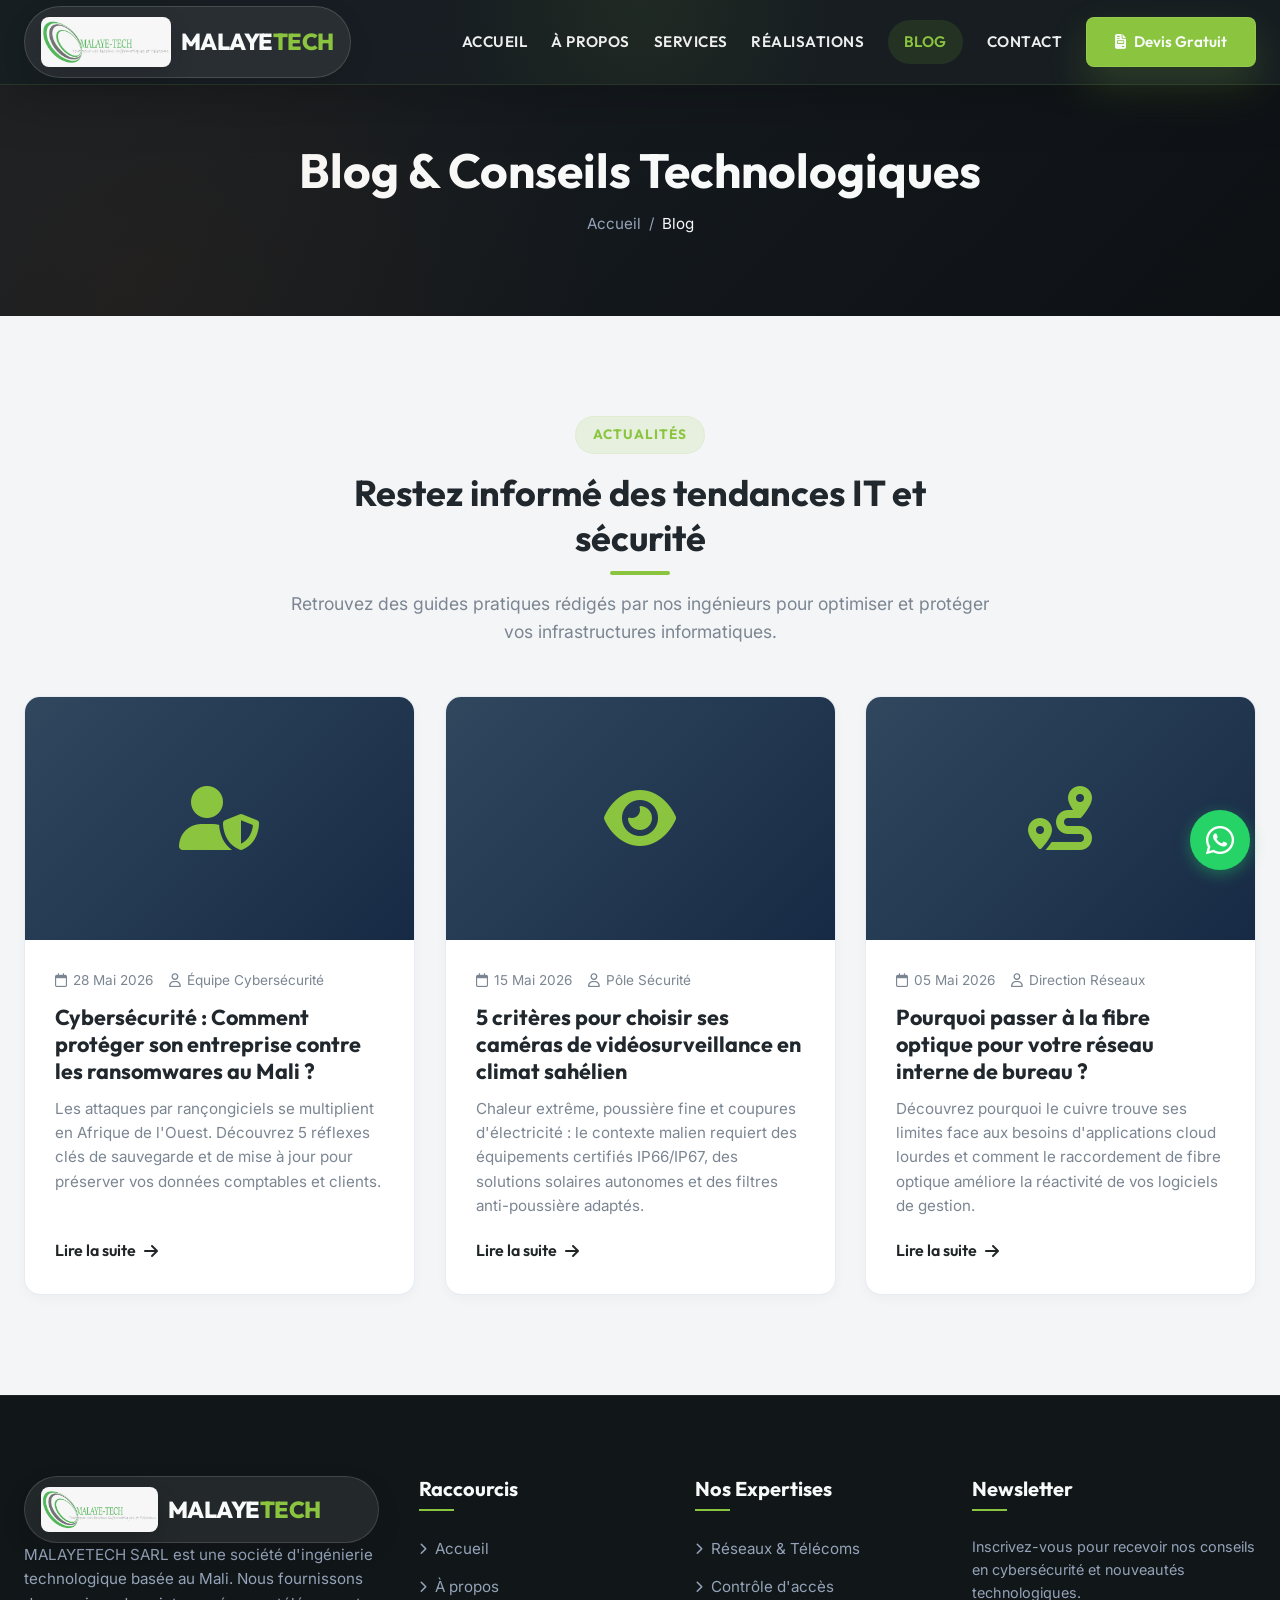
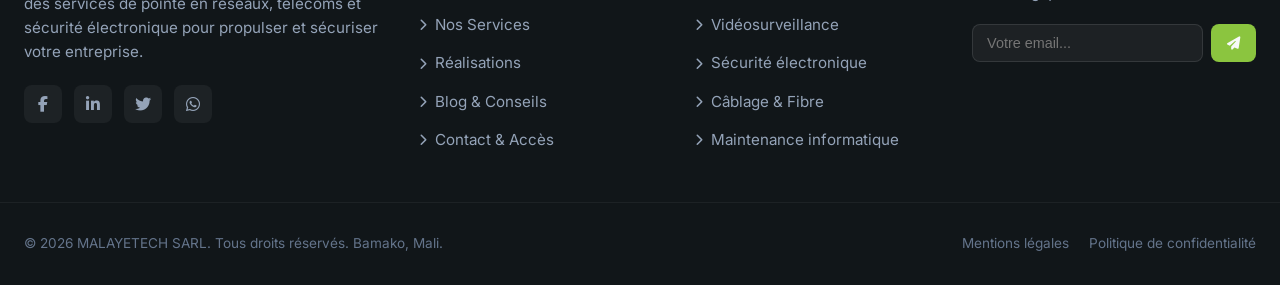
<file: blog.html>
<!DOCTYPE html>
<html lang="fr">
<head>
    <meta charset="UTF-8">
    <meta name="viewport" content="width=device-width, initial-scale=1.0">
    <meta name="description" content="Conseils en sécurité informatique, réseaux et télécoms au Mali. Suivez les actualités technologiques et guides pratiques rédigés par les experts de MALAYETECH SARL.">
    <meta name="keywords" content="blog Malayetech, conseils securite informatique Mali, reseaux telecoms Bamako, ransomware Mali, guides techniques informatique">
    <meta name="author" content="MALAYETECH SARL">
    
    <title>Blog & Conseils | MALAYETECH SARL - Actu Technologies au Mali</title>
    
    <!-- CSS Stylesheet -->
    <link rel="stylesheet" href="css/style.css">
    
    <!-- FontAwesome Icon CDN -->
    <link rel="stylesheet" href="https://cdnjs.cloudflare.com/ajax/libs/font-awesome/6.4.0/css/all.min.css">
</head>
<body>

    <!-- ==========================================
         HEADER / NAVIGATION
         ========================================== -->
    <header class="site-header">
        <div class="container nav-container">
            <!-- Logo -->
            <a href="index.html" class="logo" id="header-logo">
                <img src="logo.jpeg" alt="Logo MALAYETECH" >
                <div class="logo-text">MALAYE<span class="logo-accent">TECH</span></div>
            </a>
            
            <!-- Mobile Menu Toggle Button -->
            <button class="mobile-toggle" id="mobile-toggle" aria-label="Menu principal">
                <i class="fas fa-bars"></i>
            </button>
            
            <!-- Navigation Menu -->
            <nav class="nav-menu" id="nav-menu">
                <a href="index.html" class="nav-link">Accueil</a>
                <a href="a-propos.html" class="nav-link">À propos</a>
                <a href="services.html" class="nav-link">Services</a>
                <a href="realisations.html" class="nav-link">Réalisations</a>
                <a href="blog.html" class="nav-link active">Blog</a>
                <a href="contact.html" class="nav-link">Contact</a>
            </nav>
            
            <!-- Header CTA -->
            <div class="nav-cta">
                <a href="#" class="btn btn-primary open-devis-modal">
                    <i class="fas fa-file-invoice"></i> Devis Gratuit
                </a>
            </div>
        </div>
    </header>

    <!-- ==========================================
         PAGE BANNER
         ========================================== -->
    <section class="page-banner">
        <div class="container">
            <h1>Blog & Conseils Technologiques</h1>
            <div class="breadcrumb">
                <a href="index.html">Accueil</a>
                <span>/</span>
                <span class="current">Blog</span>
            </div>
        </div>
    </section>

    <!-- ==========================================
         BLOG SECTION
         ========================================== -->
    <section class="blog-section">
        <div class="container">
            <div class="section-header reveal reveal-up">
                <span class="badge">Actualités</span>
                <h2>Restez informé des tendances IT et sécurité</h2>
                <p>Retrouvez des guides pratiques rédigés par nos ingénieurs pour optimiser et protéger vos infrastructures informatiques.</p>
            </div>
            
            <div class="blog-grid">
                
                <!-- Article 1: Ransomware -->
                <div class="blog-card reveal reveal-up delay-100">
                    <div class="blog-img">
                        <div style="width: 100%; height: 100%; background: linear-gradient(135deg, #30475e 0%, #172a45 100%); display: flex; align-items: center; justify-content: center; color: var(--accent);">
                            <i class="fas fa-user-shield" style="font-size: 4rem;"></i>
                        </div>
                    </div>
                    <div class="blog-content">
                        <div class="blog-meta">
                            <span><i class="far fa-calendar"></i> 28 Mai 2026</span>
                            <span><i class="far fa-user"></i> Équipe Cybersécurité</span>
                        </div>
                        <h3>Cybersécurité : Comment protéger son entreprise contre les ransomwares au Mali ?</h3>
                        <p>Les attaques par rançongiciels se multiplient en Afrique de l'Ouest. Découvrez 5 réflexes clés de sauvegarde et de mise à jour pour préserver vos données comptables et clients.</p>
                        <a href="contact.html" class="blog-link">Lire la suite <i class="fas fa-arrow-right"></i></a>
                    </div>
                </div>
                
                <!-- Article 2: CCTV Sahélienne -->
                <div class="blog-card reveal reveal-up delay-200">
                    <div class="blog-img">
                        <div style="width: 100%; height: 100%; background: linear-gradient(135deg, #30475e 0%, #172a45 100%); display: flex; align-items: center; justify-content: center; color: var(--accent);">
                            <i class="fas fa-eye" style="font-size: 4rem;"></i>
                        </div>
                    </div>
                    <div class="blog-content">
                        <div class="blog-meta">
                            <span><i class="far fa-calendar"></i> 15 Mai 2026</span>
                            <span><i class="far fa-user"></i> Pôle Sécurité</span>
                        </div>
                        <h3>5 critères pour choisir ses caméras de vidéosurveillance en climat sahélien</h3>
                        <p>Chaleur extrême, poussière fine et coupures d'électricité : le contexte malien requiert des équipements certifiés IP66/IP67, des solutions solaires autonomes et des filtres anti-poussière adaptés.</p>
                        <a href="contact.html" class="blog-link">Lire la suite <i class="fas fa-arrow-right"></i></a>
                    </div>
                </div>
                
                <!-- Article 3: Fibre optique -->
                <div class="blog-card reveal reveal-up delay-300">
                    <div class="blog-img">
                        <div style="width: 100%; height: 100%; background: linear-gradient(135deg, #30475e 0%, #172a45 100%); display: flex; align-items: center; justify-content: center; color: var(--accent);">
                            <i class="fas fa-route" style="font-size: 4rem;"></i>
                        </div>
                    </div>
                    <div class="blog-content">
                        <div class="blog-meta">
                            <span><i class="far fa-calendar"></i> 05 Mai 2026</span>
                            <span><i class="far fa-user"></i> Direction Réseaux</span>
                        </div>
                        <h3>Pourquoi passer à la fibre optique pour votre réseau interne de bureau ?</h3>
                        <p>Découvrez pourquoi le cuivre trouve ses limites face aux besoins d'applications cloud lourdes et comment le raccordement de fibre optique améliore la réactivité de vos logiciels de gestion.</p>
                        <a href="contact.html" class="blog-link">Lire la suite <i class="fas fa-arrow-right"></i></a>
                    </div>
                </div>
                
            </div>
        </div>
    </section>

    <!-- ==========================================
         FOOTER
         ========================================== -->
    <footer class="site-footer">
        <div class="container footer-grid">
            <div class="footer-col">
                <a href="index.html" class="logo" >
                    <img src="logo.jpeg" alt="Logo MALAYETECH" >
                    <div class="logo-text" >MALAYE<span class="logo-accent">TECH</span></div>
                </a>
                <p>MALAYETECH SARL est une société d'ingénierie technologique basée au Mali. Nous fournissons des services de pointe en réseaux, télécoms et sécurité électronique pour propulser et sécuriser votre entreprise.</p>
                <div class="footer-socials">
                    <a href="https://facebook.com" class="social-icon" aria-label="Facebook" target="_blank" rel="noreferrer"><i class="fab fa-facebook-f"></i></a>
                    <a href="https://linkedin.com" class="social-icon" aria-label="LinkedIn" target="_blank" rel="noreferrer"><i class="fab fa-linkedin-in"></i></a>
                    <a href="https://twitter.com" class="social-icon" aria-label="Twitter" target="_blank" rel="noreferrer"><i class="fab fa-twitter"></i></a>
                    <a href="https://whatsapp.com" class="social-icon" aria-label="WhatsApp" target="_blank" rel="noreferrer"><i class="fab fa-whatsapp"></i></a>
                </div>
            </div>
            
            <div class="footer-col">
                <h3>Raccourcis</h3>
                <ul class="footer-links">
                    <li><a href="index.html"><i class="fas fa-chevron-right"></i> Accueil</a></li>
                    <li><a href="a-propos.html"><i class="fas fa-chevron-right"></i> À propos</a></li>
                    <li><a href="services.html"><i class="fas fa-chevron-right"></i> Nos Services</a></li>
                    <li><a href="realisations.html"><i class="fas fa-chevron-right"></i> Réalisations</a></li>
                    <li><a href="blog.html"><i class="fas fa-chevron-right"></i> Blog & Conseils</a></li>
                    <li><a href="contact.html"><i class="fas fa-chevron-right"></i> Contact & Accès</a></li>
                </ul>
            </div>
            
            <div class="footer-col">
                <h3>Nos Expertises</h3>
                <ul class="footer-links">
                    <li><a href="services.html#reseaux"><i class="fas fa-chevron-right"></i> Réseaux & Télécoms</a></li>
                    <li><a href="services.html#acces"><i class="fas fa-chevron-right"></i> Contrôle d'accès</a></li>
                    <li><a href="services.html#videosurveillance"><i class="fas fa-chevron-right"></i> Vidéosurveillance</a></li>
                    <li><a href="services.html#alarme"><i class="fas fa-chevron-right"></i> Sécurité électronique</a></li>
                    <li><a href="services.html#cablage"><i class="fas fa-chevron-right"></i> Câblage & Fibre</a></li>
                    <li><a href="services.html#maintenance"><i class="fas fa-chevron-right"></i> Maintenance informatique</a></li>
                </ul>
            </div>
            
            <div class="footer-col footer-newsletter">
                <h3>Newsletter</h3>
                <p>Inscrivez-vous pour recevoir nos conseils en cybersécurité et nouveautés technologiques.</p>
                <form class="newsletter-form" style="margin-top: 15px;">
                    <input type="email" placeholder="Votre email..." required>
                    <button type="submit"><i class="fas fa-paper-plane"></i></button>
                </form>
            </div>
        </div>
        
        <div class="container footer-bottom">
            <p>&copy; 2026 MALAYETECH SARL. Tous droits réservés. Bamako, Mali.</p>
            <div class="footer-bottom-links">
                <a href="#">Mentions légales</a>
                <a href="#">Politique de confidentialité</a>
            </div>
        </div>
    </footer>

    <!-- ==========================================
         FLOATING WIDGETS
         ========================================== -->
    <div class="whatsapp-float" id="whatsapp-btn" aria-label="Contacter sur WhatsApp">
        <i class="fab fa-whatsapp"></i>
    </div>
    
    <div class="whatsapp-popover" id="whatsapp-popover">
        <div class="popover-header">
            <div class="popover-avatar">MT</div>
            <div class="popover-header-info">
                <h4>Support MALAYETECH</h4>
                <p>En ligne - Répond rapidement</p>
            </div>
        </div>
        <div class="popover-body">
            <div class="popover-msg">
                Bonjour ! Vous avez aimé un de nos articles de blog ou vous avez une question sur la cybersécurité ?
            </div>
        </div>
        <div class="popover-footer">
            <a href="https://wa.me/22376543210?text=Bonjour%20MALAYETECH,%20je%20souhaite%20en%20savoir%20plus%20sur%20vos%20conseils%20en%20cybersécurité." target="_blank" rel="noopener noreferrer" class="popover-btn">
                <i class="fab fa-whatsapp"></i> Démarrer la discussion
            </a>
        </div>
    </div>

    <!-- Demande de Devis (Quote Modal) -->
    <div class="modal-overlay" id="devis-modal">
        <div class="modal-box">
            <div class="modal-header">
                <h3><i class="fas fa-file-invoice"></i> Demande de Devis Gratuit</h3>
                <button class="modal-close" id="close-devis-modal" aria-label="Fermer"><i class="fas fa-times"></i></button>
            </div>
            <div class="modal-body">
                <p style="margin-bottom: 20px; color: var(--text-muted); font-size: 0.9rem;">Remplissez ce formulaire pour recevoir une proposition commerciale chiffrée sous 24 à 48 heures.</p>
                <form id="modal-devis-form">
                    <div class="form-grid">
                        <div class="form-group">
                            <label for="devis-name">Nom et Prénom *</label>
                            <input type="text" id="devis-name" placeholder="Ex: Souleymane Keita" required>
                        </div>
                        <div class="form-group">
                            <label for="devis-company">Nom de l'entreprise</label>
                            <input type="text" id="devis-company" placeholder="Ex: Mon Entreprise SARL">
                        </div>
                    </div>
                    <div class="form-grid">
                        <div class="form-group">
                            <label for="devis-phone">Téléphone *</label>
                            <input type="tel" id="devis-phone" placeholder="Ex: +223 90 09 29 99" required>
                        </div>
                        <div class="form-group">
                            <label for="devis-service">Service Principal *</label>
                            <select id="devis-service" required>
                                <option value="" disabled selected>Sélectionnez un service...</option>
                                <option value="reseaux-telecoms">Réseaux informatiques & Télécoms</option>
                                <option value="cablage-fibre">Câblage réseau & Fibre optique</option>
                                <option value="videosurveillance">Vidéosurveillance & Caméras IP</option>
                                <option value="controle-acces">Contrôle d'accès (biométrie / RFID)</option>
                                <option value="securite-electronique">Sécurité électronique (Alarmes, incendie)</option>
                                <option value="maintenance">Maintenance & Support informatique</option>
                                <option value="cybersecurite">Solutions de cybersécurité</option>
                                <option value="equipements">Vente d'équipements informatiques</option>
                            </select>
                        </div>
                    </div>
                    <div class="form-group">
                        <label for="devis-message">Décrivez précisément votre projet *</label>
                        <textarea id="devis-message" rows="4" placeholder="Ex: Installation de 12 caméras IP et 3 lecteurs biométriques..." required></textarea>
                    </div>
                    <button type="submit" class="btn btn-primary" style="width: 100%; margin-top: 10px;">
                        Soumettre ma demande <i class="fas fa-paper-plane"></i>
                    </button>
                </form>
            </div>
        </div>
    </div>

    <!-- Core Script -->
    <script src="js/main.js"></script>
</body>
</html>
</file>
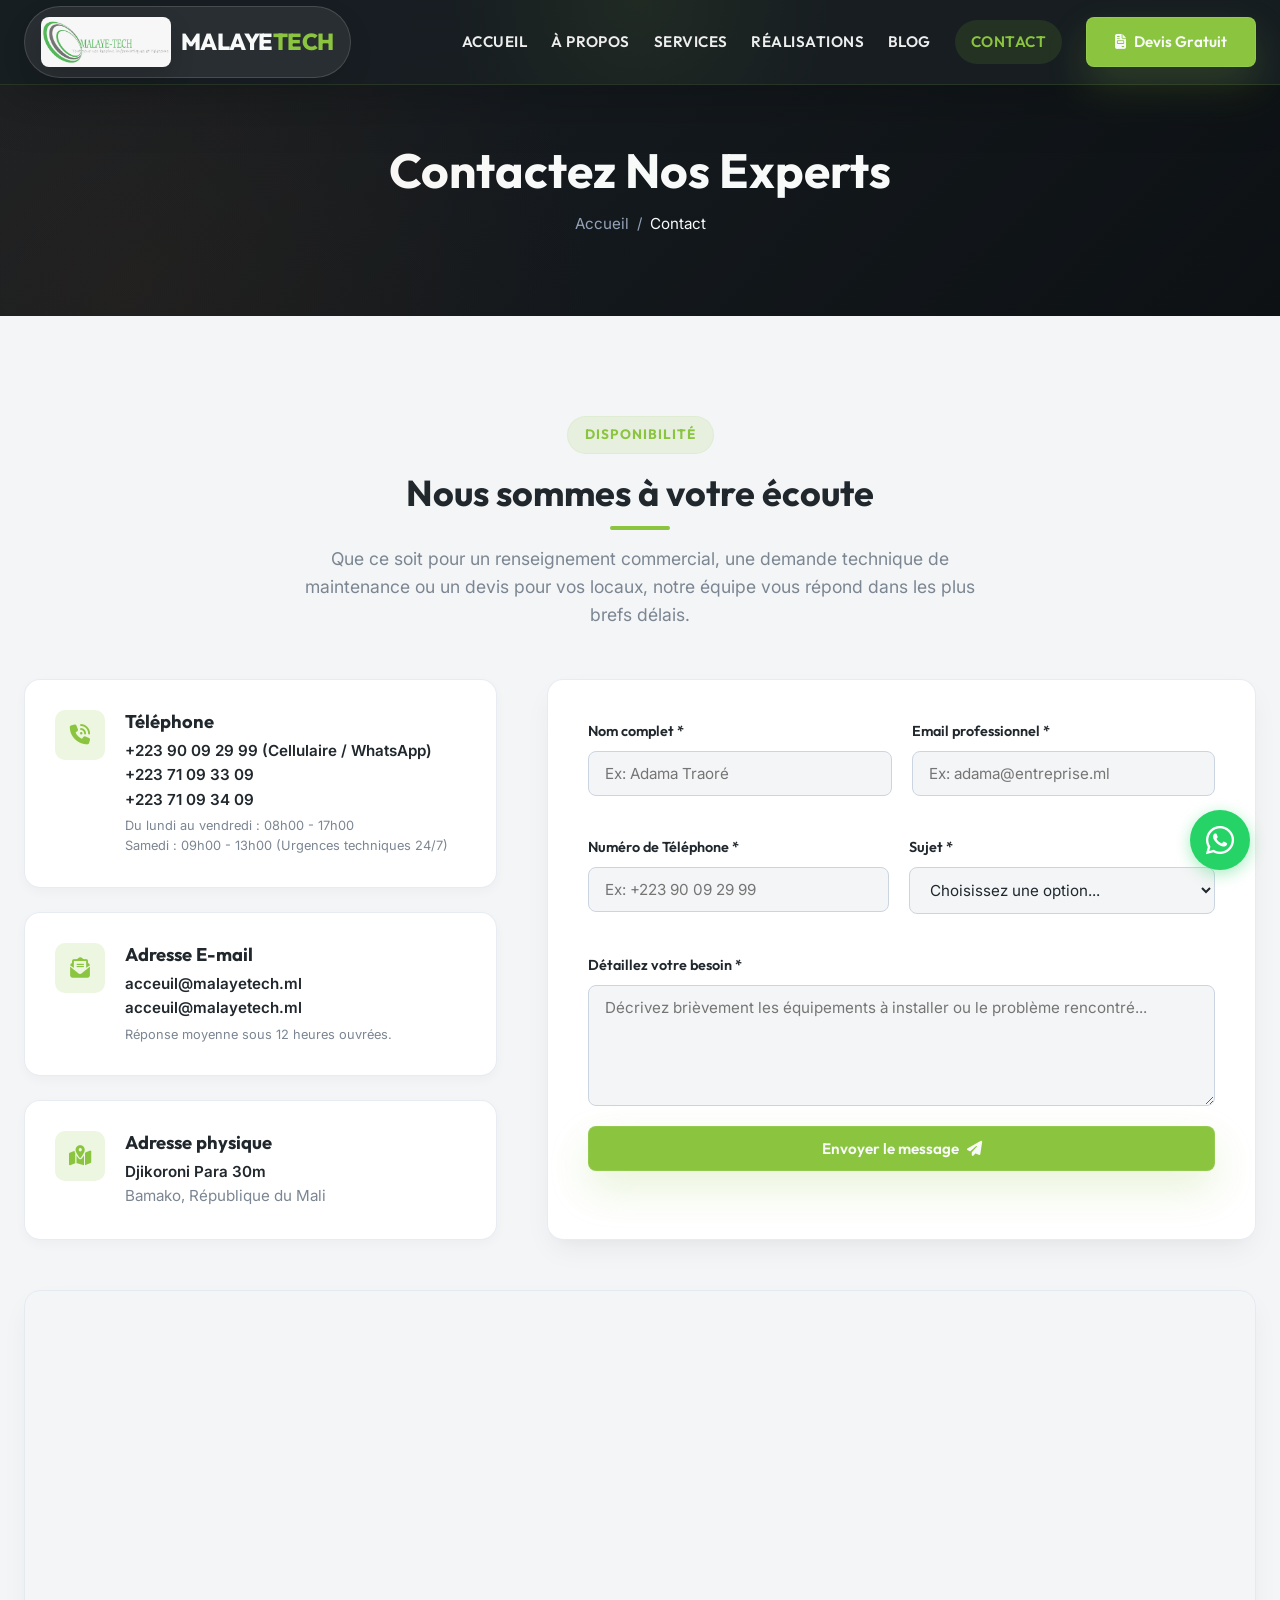
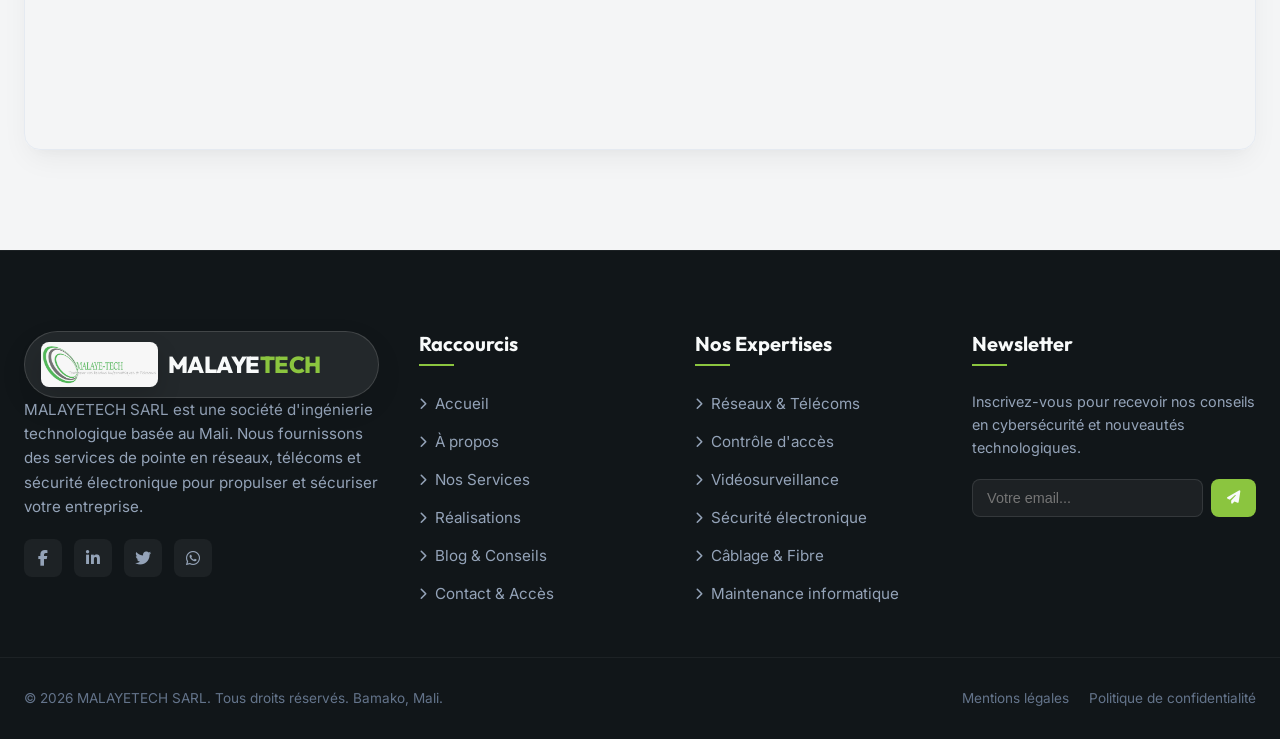
<file: contact.html>
<!DOCTYPE html>
<html lang="fr">
<head>
    <meta charset="UTF-8">
    <meta name="viewport" content="width=device-width, initial-scale=1.0">
    <meta name="description" content="Contactez MALAYETECH SARL à Bamako, Mali. Retrouvez notre adresse à ACI 2000, nos numéros de téléphone, notre email et la carte d'accès Google Maps.">
    <meta name="keywords" content="contact Malayetech, adresse ACI 2000 Bamako, telephone Malayetech Mali, plan acces Malayetech, devis reseaux Mali">
    <meta name="author" content="MALAYETECH SARL">
    
    <title>Contact | MALAYETECH SARL - Formulaire & Accès à Bamako, Mali</title>
    
    <!-- CSS Stylesheet -->
    <link rel="stylesheet" href="css/style.css">
    
    <!-- FontAwesome Icon CDN -->
    <link rel="stylesheet" href="https://cdnjs.cloudflare.com/ajax/libs/font-awesome/6.4.0/css/all.min.css">
</head>
<body>

    <!-- ==========================================
         HEADER / NAVIGATION
         ========================================== -->
    <header class="site-header">
        <div class="container nav-container">
            <!-- Logo -->
            <a href="index.html" class="logo" id="header-logo">
                <img src="logo.jpeg" alt="Logo MALAYETECH" >
                <div class="logo-text">MALAYE<span class="logo-accent">TECH</span></div>
            </a>
            
            <!-- Mobile Menu Toggle Button -->
            <button class="mobile-toggle" id="mobile-toggle" aria-label="Menu principal">
                <i class="fas fa-bars"></i>
            </button>
            
            <!-- Navigation Menu -->
            <nav class="nav-menu" id="nav-menu">
                <a href="index.html" class="nav-link">Accueil</a>
                <a href="a-propos.html" class="nav-link">À propos</a>
                <a href="services.html" class="nav-link">Services</a>
                <a href="realisations.html" class="nav-link">Réalisations</a>
                <a href="blog.html" class="nav-link">Blog</a>
                <a href="contact.html" class="nav-link active">Contact</a>
            </nav>
            
            <!-- Header CTA -->
            <div class="nav-cta">
                <a href="#" class="btn btn-primary open-devis-modal">
                    <i class="fas fa-file-invoice"></i> Devis Gratuit
                </a>
            </div>
        </div>
    </header>

    <!-- ==========================================
         PAGE BANNER
         ========================================== -->
    <section class="page-banner">
        <div class="container">
            <h1>Contactez Nos Experts</h1>
            <div class="breadcrumb">
                <a href="index.html">Accueil</a>
                <span>/</span>
                <span class="current">Contact</span>
            </div>
        </div>
    </section>

    <!-- ==========================================
         CONTACT FORM & CHANNELS
         ========================================== -->
    <section class="contact-page-section">
        <div class="container">
            <div class="section-header reveal reveal-up">
                <span class="badge">Disponibilité</span>
                <h2>Nous sommes à votre écoute</h2>
                <p>Que ce soit pour un renseignement commercial, une demande technique de maintenance ou un devis pour vos locaux, notre équipe vous répond dans les plus brefs délais.</p>
            </div>
            
            <div class="contact-wrapper">
                <!-- Info cards column -->
                <div class="contact-info-cards reveal reveal-left">
                    <div class="info-card">
                        <div class="info-card-icon">
                            <i class="fas fa-phone-volume"></i>
                        </div>
                        <div class="info-card-details">
                            <h3>Téléphone</h3>
                            <p style="font-weight: 600; color: var(--text-primary); margin-top: 4px;">+223 90 09 29 99 (Cellulaire / WhatsApp)</p>
                        <p style="font-weight: 600; color: var(--text-primary);">+223 71 09 33 09</p>
                        <p style="font-weight: 600; color: var(--text-primary);">+223 71 09 34 09</p>
                            <p style="font-size: 0.8rem; color: var(--text-muted); margin-top: 4px;">Du lundi au vendredi : 08h00 - 17h00<br>Samedi : 09h00 - 13h00 (Urgences techniques 24/7)</p>
                        </div>
                    </div>
                    
                    <div class="info-card">
                        <div class="info-card-icon">
                            <i class="fas fa-envelope-open-text"></i>
                        </div>
                        <div class="info-card-details">
                            <h3>Adresse E-mail</h3>
                            <p style="font-weight: 600; color: var(--text-primary); margin-top: 4px;">acceuil@malayetech.ml</p>
                            <p style="font-weight: 600; color: var(--text-primary);">acceuil@malayetech.ml</p>
                            <p style="font-size: 0.8rem; color: var(--text-muted); margin-top: 4px;">Réponse moyenne sous 12 heures ouvrées.</p>
                        </div>
                    </div>
                    
                    <div class="info-card">
                        <div class="info-card-icon">
                            <i class="fas fa-map-location-dot"></i>
                        </div>
                        <div class="info-card-details">
                            <h3>Adresse physique</h3>
                            <p style="font-weight: 600; color: var(--text-primary); margin-top: 4px;">Djikoroni Para 30m </p>
                            <p style="color: var(--text-muted);">Bamako, République du Mali</p>
                        </div>
                    </div>
                </div>
                
                <!-- Contact form column -->
                <div class="contact-form-box reveal reveal-right">
                    <form id="contact-form">
                        <div class="form-grid">
                            <div class="form-group">
                                <label for="contact-name">Nom complet *</label>
                                <input type="text" id="contact-name" placeholder="Ex: Adama Traoré" required>
                            </div>
                            <div class="form-group">
                                <label for="contact-email">Email professionnel *</label>
                                <input type="email" id="contact-email" placeholder="Ex: adama@entreprise.ml" required>
                            </div>
                        </div>
                        <div class="form-grid">
                            <div class="form-group">
                                <label for="contact-phone">Numéro de Téléphone *</label>
                                <input type="tel" id="contact-phone" placeholder="Ex: +223 90 09 29 99" required>
                            </div>
                            <div class="form-group">
                                <label for="contact-subject">Sujet *</label>
                                <select id="contact-subject" required>
                                    <option value="" disabled selected>Choisissez une option...</option>
                                    <option value="reseau">Réseaux informatiques & Télécoms</option>
                                    <option value="surveillance">Vidéosurveillance & Sécurité</option>
                                    <option value="access">Contrôle d'accès biométrique</option>
                                    <option value="cabling">Câblage structuré / Fibre optique</option>
                                    <option value="maintenance">Maintenance informatique</option>
                                    <option value="other">Autre demande</option>
                                </select>
                            </div>
                        </div>
                        <div class="form-group full-width">
                            <label for="contact-message">Détaillez votre besoin *</label>
                            <textarea id="contact-message" rows="5" placeholder="Décrivez brièvement les équipements à installer ou le problème rencontré..." required></textarea>
                        </div>
                        <button type="submit" class="btn btn-primary" style="width: 100%;">
                            Envoyer le message <i class="fas fa-paper-plane"></i>
                        </button>
                    </form>
                </div>
            </div>
            
            <!-- Google Maps Embed -->
            <div class="map-container reveal reveal-up">
                <iframe src="https://maps.google.com/maps?q=Djikoroni%20Para,%20Bamako,%20Mali&t=&z=15&ie=UTF8&iwloc=&output=embed" 
                        width="100%" height="450" style="border:0;" allowfullscreen="" loading="lazy" referrerpolicy="no-referrer-when-downgrade" title="Carte MALAYETECH SARL Bamako Djikoroni Para"></iframe>
            </div>
        </div>
    </section>

    <!-- ==========================================
         FOOTER
         ========================================== -->
    <footer class="site-footer">
        <div class="container footer-grid">
            <div class="footer-col">
                <a href="index.html" class="logo" >
                    <img src="logo.jpeg" alt="Logo MALAYETECH" >
                    <div class="logo-text" >MALAYE<span class="logo-accent">TECH</span></div>
                </a>
                <p>MALAYETECH SARL est une société d'ingénierie technologique basée au Mali. Nous fournissons des services de pointe en réseaux, télécoms et sécurité électronique pour propulser et sécuriser votre entreprise.</p>
                <div class="footer-socials">
                    <a href="https://facebook.com" class="social-icon" aria-label="Facebook" target="_blank" rel="noreferrer"><i class="fab fa-facebook-f"></i></a>
                    <a href="https://linkedin.com" class="social-icon" aria-label="LinkedIn" target="_blank" rel="noreferrer"><i class="fab fa-linkedin-in"></i></a>
                    <a href="https://twitter.com" class="social-icon" aria-label="Twitter" target="_blank" rel="noreferrer"><i class="fab fa-twitter"></i></a>
                    <a href="https://whatsapp.com" class="social-icon" aria-label="WhatsApp" target="_blank" rel="noreferrer"><i class="fab fa-whatsapp"></i></a>
                </div>
            </div>
            
            <div class="footer-col">
                <h3>Raccourcis</h3>
                <ul class="footer-links">
                    <li><a href="index.html"><i class="fas fa-chevron-right"></i> Accueil</a></li>
                    <li><a href="a-propos.html"><i class="fas fa-chevron-right"></i> À propos</a></li>
                    <li><a href="services.html"><i class="fas fa-chevron-right"></i> Nos Services</a></li>
                    <li><a href="realisations.html"><i class="fas fa-chevron-right"></i> Réalisations</a></li>
                    <li><a href="blog.html"><i class="fas fa-chevron-right"></i> Blog & Conseils</a></li>
                    <li><a href="contact.html"><i class="fas fa-chevron-right"></i> Contact & Accès</a></li>
                </ul>
            </div>
            
            <div class="footer-col">
                <h3>Nos Expertises</h3>
                <ul class="footer-links">
                    <li><a href="services.html#reseaux"><i class="fas fa-chevron-right"></i> Réseaux & Télécoms</a></li>
                    <li><a href="services.html#acces"><i class="fas fa-chevron-right"></i> Contrôle d'accès</a></li>
                    <li><a href="services.html#videosurveillance"><i class="fas fa-chevron-right"></i> Vidéosurveillance</a></li>
                    <li><a href="services.html#alarme"><i class="fas fa-chevron-right"></i> Sécurité électronique</a></li>
                    <li><a href="services.html#cablage"><i class="fas fa-chevron-right"></i> Câblage & Fibre</a></li>
                    <li><a href="services.html#maintenance"><i class="fas fa-chevron-right"></i> Maintenance informatique</a></li>
                </ul>
            </div>
            
            <div class="footer-col footer-newsletter">
                <h3>Newsletter</h3>
                <p>Inscrivez-vous pour recevoir nos conseils en cybersécurité et nouveautés technologiques.</p>
                <form class="newsletter-form" style="margin-top: 15px;">
                    <input type="email" placeholder="Votre email..." required>
                    <button type="submit"><i class="fas fa-paper-plane"></i></button>
                </form>
            </div>
        </div>
        
        <div class="container footer-bottom">
            <p>&copy; 2026 MALAYETECH SARL. Tous droits réservés. Bamako, Mali.</p>
            <div class="footer-bottom-links">
                <a href="#">Mentions légales</a>
                <a href="#">Politique de confidentialité</a>
            </div>
        </div>
    </footer>

    <!-- ==========================================
         FLOATING WIDGETS
         ========================================== -->
    <div class="whatsapp-float" id="whatsapp-btn" aria-label="Contacter sur WhatsApp">
        <i class="fab fa-whatsapp"></i>
    </div>
    
    <div class="whatsapp-popover" id="whatsapp-popover">
        <div class="popover-header">
            <div class="popover-avatar">MT</div>
            <div class="popover-header-info">
                <h4>Support MALAYETECH</h4>
                <p>En ligne - Répond rapidement</p>
            </div>
        </div>
        <div class="popover-body">
            <div class="popover-msg">
                Bonjour ! Vous souhaitez localiser nos bureaux ou nous laisser un message rapide ?
            </div>
        </div>
        <div class="popover-footer">
            <a href="https://wa.me/22390092999?text=Bonjour%20MALAYETECH,%20je%20souhaite%20des%20informations%20sur%20la%20localisation%20de%20vos%20locaux." target="_blank" rel="noopener noreferrer" class="popover-btn">
                <i class="fab fa-whatsapp"></i> Démarrer la discussion
            </a>
        </div>
    </div>

    <!-- Demande de Devis (Quote Modal) -->
    <div class="modal-overlay" id="devis-modal">
        <div class="modal-box">
            <div class="modal-header">
                <h3><i class="fas fa-file-invoice"></i> Demande de Devis Gratuit</h3>
                <button class="modal-close" id="close-devis-modal" aria-label="Fermer"><i class="fas fa-times"></i></button>
            </div>
            <div class="modal-body">
                <p style="margin-bottom: 20px; color: var(--text-muted); font-size: 0.9rem;">Remplissez ce formulaire pour recevoir une proposition commerciale chiffrée sous 24 à 48 heures.</p>
                <form id="modal-devis-form">
                    <div class="form-grid">
                        <div class="form-group">
                            <label for="devis-name">Nom et Prénom *</label>
                            <input type="text" id="devis-name" placeholder="Ex: Souleymane Keita" required>
                        </div>
                        <div class="form-group">
                            <label for="devis-company">Nom de l'entreprise</label>
                            <input type="text" id="devis-company" placeholder="Ex: Mon Entreprise SARL">
                        </div>
                    </div>
                    <div class="form-grid">
                        <div class="form-group">
                            <label for="devis-phone">Téléphone *</label>
                            <input type="tel" id="devis-phone" placeholder="Ex: +223 90 09 29 99" required>
                        </div>
                        <div class="form-group">
                            <label for="devis-service">Service Principal *</label>
                            <select id="devis-service" required>
                                <option value="" disabled selected>Sélectionnez un service...</option>
                                <option value="reseaux-telecoms">Réseaux informatiques & Télécoms</option>
                                <option value="cablage-fibre">Câblage réseau & Fibre optique</option>
                                <option value="videosurveillance">Vidéosurveillance & Caméras IP</option>
                                <option value="controle-acces">Contrôle d'accès (biométrie / RFID)</option>
                                <option value="securite-electronique">Sécurité électronique (Alarmes, incendie)</option>
                                <option value="maintenance">Maintenance & Support informatique</option>
                                <option value="cybersecurite">Solutions de cybersécurité</option>
                                <option value="equipements">Vente d'équipements informatiques</option>
                            </select>
                        </div>
                    </div>
                    <div class="form-group">
                        <label for="devis-message">Décrivez précisément votre projet *</label>
                        <textarea id="devis-message" rows="4" placeholder="Ex: Installation de 12 caméras IP et 3 lecteurs biométriques..." required></textarea>
                    </div>
                    <button type="submit" class="btn btn-primary" style="width: 100%; margin-top: 10px;">
                        Soumettre ma demande <i class="fas fa-paper-plane"></i>
                    </button>
                </form>
            </div>
        </div>
    </div>

    <!-- Core Script -->
    <script src="js/main.js"></script>
</body>
</html>
</file>
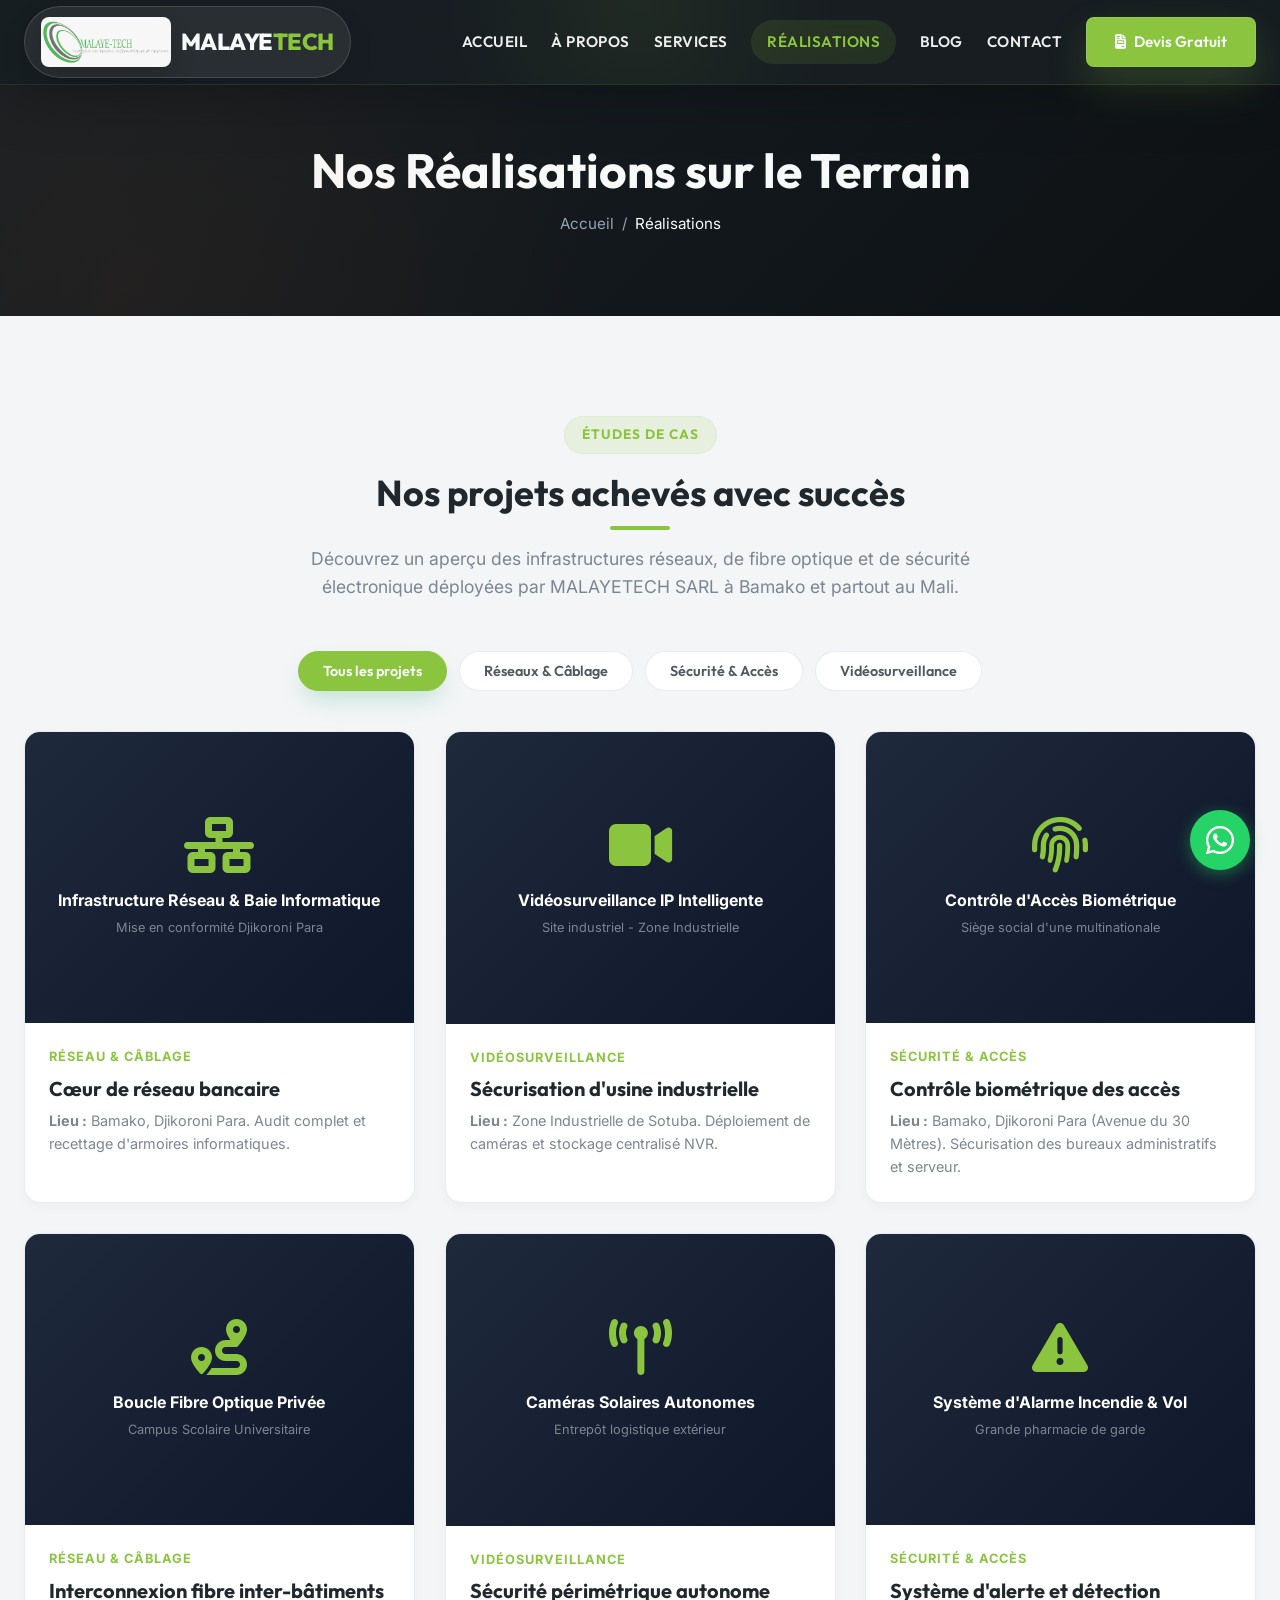
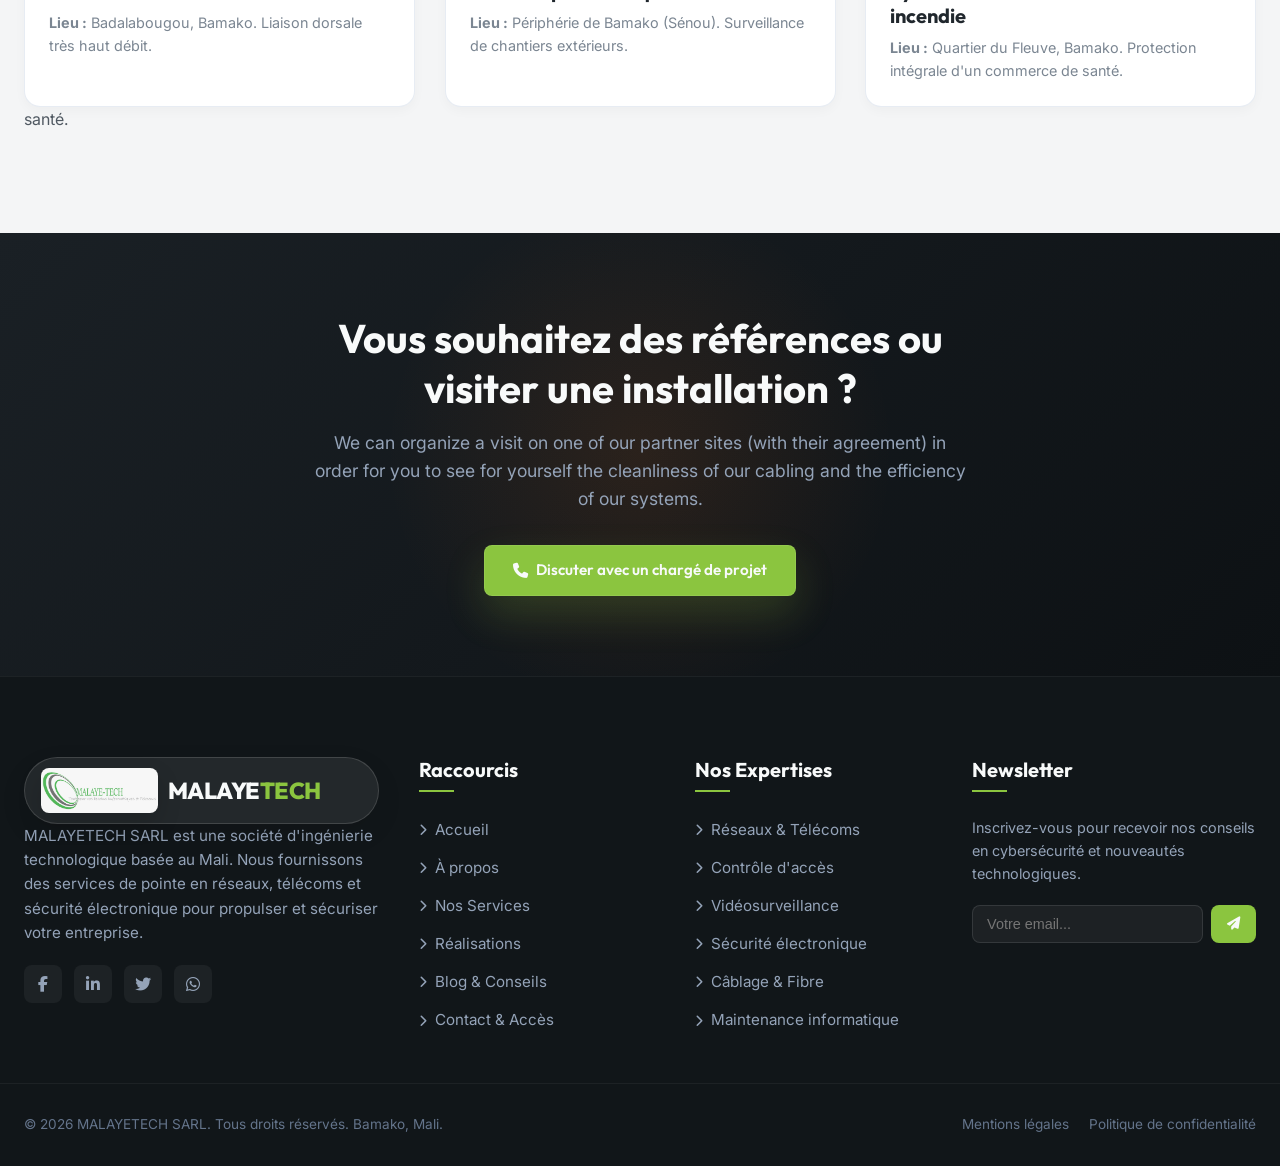
<file: realisations.html>
<!DOCTYPE html>
<html lang="fr">
<head>
    <meta charset="UTF-8">
    <meta name="viewport" content="width=device-width, initial-scale=1.0">
    <meta name="description" content="Découvrez les projets de MALAYETECH SARL au Mali. Installations de réseaux, fibre optique, vidéosurveillance et contrôle d'accès biométrique à Bamako.">
    <meta name="keywords" content="realisations Malayetech, projets informatique Bamako, installations cameras Mali, raccordement fibre optique Mali">
    <meta name="author" content="MALAYETECH SARL">
    
    <title>Nos Réalisations | MALAYETECH SARL - Projets Réseaux & Sécurité au Mali</title>
    
    <!-- CSS Stylesheet -->
    <link rel="stylesheet" href="css/style.css">
    
    <!-- FontAwesome Icon CDN -->
    <link rel="stylesheet" href="https://cdnjs.cloudflare.com/ajax/libs/font-awesome/6.4.0/css/all.min.css">
</head>
<body>

    <!-- ==========================================
         HEADER / NAVIGATION
         ========================================== -->
    <header class="site-header">
        <div class="container nav-container">
            <!-- Logo -->
            <a href="index.html" class="logo" id="header-logo">
                <img src="logo.jpeg" alt="Logo MALAYETECH" >
                <div class="logo-text">MALAYE<span class="logo-accent">TECH</span></div>
            </a>
            
            <!-- Mobile Menu Toggle Button -->
            <button class="mobile-toggle" id="mobile-toggle" aria-label="Menu principal">
                <i class="fas fa-bars"></i>
            </button>
            
            <!-- Navigation Menu -->
            <nav class="nav-menu" id="nav-menu">
                <a href="index.html" class="nav-link">Accueil</a>
                <a href="a-propos.html" class="nav-link">À propos</a>
                <a href="services.html" class="nav-link">Services</a>
                <a href="realisations.html" class="nav-link active">Réalisations</a>
                <a href="blog.html" class="nav-link">Blog</a>
                <a href="contact.html" class="nav-link">Contact</a>
            </nav>
            
            <!-- Header CTA -->
            <div class="nav-cta">
                <a href="#" class="btn btn-primary open-devis-modal">
                    <i class="fas fa-file-invoice"></i> Devis Gratuit
                </a>
            </div>
        </div>
    </header>

    <!-- ==========================================
         PAGE BANNER
         ========================================== -->
    <section class="page-banner">
        <div class="container">
            <h1>Nos Réalisations sur le Terrain</h1>
            <div class="breadcrumb">
                <a href="index.html">Accueil</a>
                <span>/</span>
                <span class="current">Réalisations</span>
            </div>
        </div>
    </section>

    <!-- ==========================================
         PORTFOLIO SECTION
         ========================================== -->
    <section class="portfolio-section">
        <div class="container">
            <div class="section-header reveal reveal-up">
                <span class="badge">Études de cas</span>
                <h2>Nos projets achevés avec succès</h2>
                <p>Découvrez un aperçu des infrastructures réseaux, de fibre optique et de sécurité électronique déployées par MALAYETECH SARL à Bamako et partout au Mali.</p>
            </div>
            
            <!-- Filter Category Buttons -->
            <div class="portfolio-filters reveal reveal-up">
                <button class="filter-btn active" data-filter="all">Tous les projets</button>
                <button class="filter-btn" data-filter="network">Réseaux & Câblage</button>
                <button class="filter-btn" data-filter="security">Sécurité & Accès</button>
                <button class="filter-btn" data-filter="cctv">Vidéosurveillance</button>
            </div>
            
                     <div class="portfolio-grid">
                
                <!-- Project 1 (Network) -->
                <div class="portfolio-item reveal reveal-scale delay-100" data-category="network">
                    <div class="portfolio-img">
                        <div class="project-mock" style="width: 100%; height: 100%; background: linear-gradient(135deg, #1e293b 0%, #0f172a 100%); display: flex; flex-direction: column; justify-content: center; align-items: center; color: var(--accent); padding: 20px; text-align: center;">
                            <i class="fas fa-network-wired" style="font-size: 3.5rem; margin-bottom: 15px;"></i>
                            <div style="font-weight: 700; color: white;">Infrastructure Réseau & Baie Informatique</div>
                            <div style="font-size: 0.8rem; color: var(--text-muted); margin-top: 5px;">Mise en conformité Djikoroni Para</div>
                        </div>
                        <div class="portfolio-overlay">
                            <span style="color: white; padding: 20px; text-align: center; font-size: 0.9rem;">Installation d'armoires, brassage Cat 6A et configuration VLAN.</span>
                        </div>
                    </div>
                    <div class="portfolio-info">
                        <span class="category">Réseau & Câblage</span>
                        <h3>Cœur de réseau bancaire</h3>
                        <p><strong>Lieu :</strong> Bamako, Djikoroni Para. Audit complet et recettage d'armoires informatiques.</p>
                    </div>
                </div>
                
                <!-- Project 2 (CCTV) -->
                <div class="portfolio-item reveal reveal-scale delay-200" data-category="cctv">
                    <div class="portfolio-img">
                        <div class="project-mock" style="width: 100%; height: 100%; background: linear-gradient(135deg, #1e293b 0%, #0f172a 100%); display: flex; flex-direction: column; justify-content: center; align-items: center; color: var(--accent); padding: 20px; text-align: center;">
                            <i class="fas fa-video" style="font-size: 3.5rem; margin-bottom: 15px;"></i>
                            <div style="font-weight: 700; color: white;">Vidéosurveillance IP Intelligente</div>
                            <div style="font-size: 0.8rem; color: var(--text-muted); margin-top: 5px;">Site industriel - Zone Industrielle</div>
                        </div>
                        <div class="portfolio-overlay">
                            <span style="color: white; padding: 20px; text-align: center; font-size: 0.9rem;">48 caméras IP motorisées étanches avec alertes de franchissement de ligne par IA.</span>
                        </div>
                    </div>
                    <div class="portfolio-info">
                        <span class="category">Vidéosurveillance</span>
                        <h3>Sécurisation d'usine industrielle</h3>
                        <p><strong>Lieu :</strong> Zone Industrielle de Sotuba. Déploiement de caméras et stockage centralisé NVR.</p>
                    </div>
                </div>
                
                <!-- Project 3 (Security) -->
                <div class="portfolio-item reveal reveal-scale delay-300" data-category="security">
                    <div class="portfolio-img">
                        <div class="project-mock" style="width: 100%; height: 100%; background: linear-gradient(135deg, #1e293b 0%, #0f172a 100%); display: flex; flex-direction: column; justify-content: center; align-items: center; color: var(--accent); padding: 20px; text-align: center;">
                            <i class="fas fa-fingerprint" style="font-size: 3.5rem; margin-bottom: 15px;"></i>
                            <div style="font-weight: 700; color: white;">Contrôle d'Accès Biométrique</div>
                            <div style="font-size: 0.8rem; color: var(--text-muted); margin-top: 5px;">Siège social d'une multinationale</div>
                        </div>
                        <div class="portfolio-overlay">
                            <span style="color: white; padding: 20px; text-align: center; font-size: 0.9rem;">Installation de serrures électromagnétiques couplées à un serveur d'accès RFID/Empreintes.</span>
                        </div>
                    </div>
                    <div class="portfolio-info">
                        <span class="category">Sécurité & Accès</span>
                        <h3>Contrôle biométrique des accès</h3>
                        <p><strong>Lieu :</strong> Bamako, Djikoroni Para (Avenue du 30 Mètres). Sécurisation des bureaux administratifs et serveur.</p>
                    </div>
                </div>
                
                <!-- Project 4 (Network) -->
                <div class="portfolio-item reveal reveal-scale delay-100" data-category="network">
                    <div class="portfolio-img">
                        <div class="project-mock" style="width: 100%; height: 100%; background: linear-gradient(135deg, #1e293b 0%, #0f172a 100%); display: flex; flex-direction: column; justify-content: center; align-items: center; color: var(--accent); padding: 20px; text-align: center;">
                            <i class="fas fa-route" style="font-size: 3.5rem; margin-bottom: 15px;"></i>
                            <div style="font-weight: 700; color: white;">Boucle Fibre Optique Privée</div>
                            <div style="font-size: 0.8rem; color: var(--text-muted); margin-top: 5px;">Campus Scolaire Universitaire</div>
                        </div>
                        <div class="portfolio-overlay">
                            <span style="color: white; padding: 20px; text-align: center; font-size: 0.9rem;">Soudure de fibres optiques par fusion et liaison de 5 pavillons distants de 800m.</span>
                        </div>
                    </div>
                    <div class="portfolio-info">
                        <span class="category">Réseau & Câblage</span>
                        <h3>Interconnexion fibre inter-bâtiments</h3>
                        <p><strong>Lieu :</strong> Badalabougou, Bamako. Liaison dorsale très haut débit.</p>
                    </div>
                </div>
                
                <!-- Project 5 (CCTV) -->
                <div class="portfolio-item reveal reveal-scale delay-200" data-category="cctv">
                    <div class="portfolio-img">
                        <div class="project-mock" style="width: 100%; height: 100%; background: linear-gradient(135deg, #1e293b 0%, #0f172a 100%); display: flex; flex-direction: column; justify-content: center; align-items: center; color: var(--accent); padding: 20px; text-align: center;">
                            <i class="fas fa-tower-broadcast" style="font-size: 3.5rem; margin-bottom: 15px;"></i>
                            <div style="font-weight: 700; color: white;">Caméras Solaires Autonomes</div>
                            <div style="font-size: 0.8rem; color: var(--text-muted); margin-top: 5px;">Entrepôt logistique extérieur</div>
                        </div>
                        <div class="portfolio-overlay">
                            <span style="color: white; padding: 20px; text-align: center; font-size: 0.9rem;">Déploiement de caméras alimentées par panneaux solaires avec transmission sans fil longue distance (pont Wifi).</span>
                        </div>
                    </div>
                    <div class="portfolio-info">
                        <span class="category">Vidéosurveillance</span>
                        <h3>Sécurité périmétrique autonome</h3>
                        <p><strong>Lieu :</strong> Périphérie de Bamako (Sénou). Surveillance de chantiers extérieurs.</p>
                    </div>
                </div>
                
                <!-- Project 6 (Security) -->
                <div class="portfolio-item reveal reveal-scale delay-300" data-category="security">
                    <div class="portfolio-img">
                        <div class="project-mock" style="width: 100%; height: 100%; background: linear-gradient(135deg, #1e293b 0%, #0f172a 100%); display: flex; flex-direction: column; justify-content: center; align-items: center; color: var(--accent); padding: 20px; text-align: center;">
                            <i class="fas fa-triangle-exclamation" style="font-size: 3.5rem; margin-bottom: 15px;"></i>
                            <div style="font-weight: 700; color: white;">Système d'Alarme Incendie & Vol</div>
                            <div style="font-size: 0.8rem; color: var(--text-muted); margin-top: 5px;">Grande pharmacie de garde</div>
                        </div>
                        <div class="portfolio-overlay">
                            <span style="color: white; padding: 20px; text-align: center; font-size: 0.9rem;">Centrale d'alarme antivol connectée GSM avec détecteurs de fumée et d'intrusion.</span>
                        </div>
                    </div>
                    <div class="portfolio-info">
                        <span class="category">Sécurité & Accès</span>
                        <h3>Système d'alerte et détection incendie</h3>
                        <p><strong>Lieu :</strong> Quartier du Fleuve, Bamako. Protection intégrale d'un commerce de santé.</p>
                    </div>
                </div>
                
            </div>santé.</p>
                    </div>
                </div>
                
            </div>
        </div>
    </section>

    <!-- ==========================================
         CTA REALISATIONS
         ========================================== -->
    <section class="cta-section reveal reveal-scale">
        <div class="container cta-content">
            <h2>Vous souhaitez des références ou visiter une installation ?</h2>
            <p>We can organize a visit on one of our partner sites (with their agreement) in order for you to see for yourself the cleanliness of our cabling and the efficiency of our systems.</p>
            <a href="contact.html" class="btn btn-primary"><i class="fas fa-phone"></i> Discuter avec un chargé de projet</a>
        </div>
    </section>

    <!-- ==========================================
         FOOTER
         ========================================== -->
    <footer class="site-footer">
        <div class="container footer-grid">
            <div class="footer-col">
                <a href="index.html" class="logo" >
                    <img src="logo.jpeg" alt="Logo MALAYETECH" >
                    <div class="logo-text" >MALAYE<span class="logo-accent">TECH</span></div>
                </a>
                <p>MALAYETECH SARL est une société d'ingénierie technologique basée au Mali. Nous fournissons des services de pointe en réseaux, télécoms et sécurité électronique pour propulser et sécuriser votre entreprise.</p>
                <div class="footer-socials">
                    <a href="https://facebook.com" class="social-icon" aria-label="Facebook" target="_blank" rel="noreferrer"><i class="fab fa-facebook-f"></i></a>
                    <a href="https://linkedin.com" class="social-icon" aria-label="LinkedIn" target="_blank" rel="noreferrer"><i class="fab fa-linkedin-in"></i></a>
                    <a href="https://twitter.com" class="social-icon" aria-label="Twitter" target="_blank" rel="noreferrer"><i class="fab fa-twitter"></i></a>
                    <a href="https://whatsapp.com" class="social-icon" aria-label="WhatsApp" target="_blank" rel="noreferrer"><i class="fab fa-whatsapp"></i></a>
                </div>
            </div>
            
            <div class="footer-col">
                <h3>Raccourcis</h3>
                <ul class="footer-links">
                    <li><a href="index.html"><i class="fas fa-chevron-right"></i> Accueil</a></li>
                    <li><a href="a-propos.html"><i class="fas fa-chevron-right"></i> À propos</a></li>
                    <li><a href="services.html"><i class="fas fa-chevron-right"></i> Nos Services</a></li>
                    <li><a href="realisations.html"><i class="fas fa-chevron-right"></i> Réalisations</a></li>
                    <li><a href="blog.html"><i class="fas fa-chevron-right"></i> Blog & Conseils</a></li>
                    <li><a href="contact.html"><i class="fas fa-chevron-right"></i> Contact & Accès</a></li>
                </ul>
            </div>
            
            <div class="footer-col">
                <h3>Nos Expertises</h3>
                <ul class="footer-links">
                    <li><a href="services.html#reseaux"><i class="fas fa-chevron-right"></i> Réseaux & Télécoms</a></li>
                    <li><a href="services.html#acces"><i class="fas fa-chevron-right"></i> Contrôle d'accès</a></li>
                    <li><a href="services.html#videosurveillance"><i class="fas fa-chevron-right"></i> Vidéosurveillance</a></li>
                    <li><a href="services.html#alarme"><i class="fas fa-chevron-right"></i> Sécurité électronique</a></li>
                    <li><a href="services.html#cablage"><i class="fas fa-chevron-right"></i> Câblage & Fibre</a></li>
                    <li><a href="services.html#maintenance"><i class="fas fa-chevron-right"></i> Maintenance informatique</a></li>
                </ul>
            </div>
            
            <div class="footer-col footer-newsletter">
                <h3>Newsletter</h3>
                <p>Inscrivez-vous pour recevoir nos conseils en cybersécurité et nouveautés technologiques.</p>
                <form class="newsletter-form" style="margin-top: 15px;">
                    <input type="email" placeholder="Votre email..." required>
                    <button type="submit"><i class="fas fa-paper-plane"></i></button>
                </form>
            </div>
        </div>
        
        <div class="container footer-bottom">
            <p>&copy; 2026 MALAYETECH SARL. Tous droits réservés. Bamako, Mali.</p>
            <div class="footer-bottom-links">
                <a href="#">Mentions légales</a>
                <a href="#">Politique de confidentialité</a>
            </div>
        </div>
    </footer>

    <!-- ==========================================
         FLOATING WIDGETS
         ========================================== -->
    <div class="whatsapp-float" id="whatsapp-btn" aria-label="Contacter sur WhatsApp">
        <i class="fab fa-whatsapp"></i>
    </div>
    
    <div class="whatsapp-popover" id="whatsapp-popover">
        <div class="popover-header">
            <div class="popover-avatar">MT</div>
            <div class="popover-header-info">
                <h4>Support MALAYETECH</h4>
                <p>En ligne - Répond rapidement</p>
            </div>
        </div>
        <div class="popover-body">
            <div class="popover-msg">
                Bonjour ! Intéressé(e) par l'un de nos projets récents ? Discutons-en sur WhatsApp.
            </div>
        </div>
        <div class="popover-footer">
            <a href="https://wa.me/22376543210?text=Bonjour%20MALAYETECH,%20je%20suhaite%20des%20informations%20sur%20vos%20projets%20de%20sécurité%20ou%20réseau." target="_blank" rel="noopener noreferrer" class="popover-btn">
                <i class="fab fa-whatsapp"></i> Démarrer la discussion
            </a>
        </div>
    </div>

    <!-- Demande de Devis (Quote Modal) -->
    <div class="modal-overlay" id="devis-modal">
        <div class="modal-box">
            <div class="modal-header">
                <h3><i class="fas fa-file-invoice"></i> Demande de Devis Gratuit</h3>
                <button class="modal-close" id="close-devis-modal" aria-label="Fermer"><i class="fas fa-times"></i></button>
            </div>
            <div class="modal-body">
                <p style="margin-bottom: 20px; color: var(--text-muted); font-size: 0.9rem;">Remplissez ce formulaire pour recevoir une proposition commerciale chiffrée sous 24 à 48 heures.</p>
                <form id="modal-devis-form">
                    <div class="form-grid">
                        <div class="form-group">
                            <label for="devis-name">Nom et Prénom *</label>
                            <input type="text" id="devis-name" placeholder="Ex: Souleymane Keita" required>
                        </div>
                        <div class="form-group">
                            <label for="devis-company">Nom de l'entreprise</label>
                            <input type="text" id="devis-company" placeholder="Ex: Mon Entreprise SARL">
                        </div>
                    </div>
                    <div class="form-grid">
                        <div class="form-group">
                            <label for="devis-phone">Téléphone *</label>
                            <input type="tel" id="devis-phone" placeholder="Ex: +223 90 09 29 99" required>
                        </div>
                        <div class="form-group">
                            <label for="devis-service">Service Principal *</label>
                            <select id="devis-service" required>
                                <option value="" disabled selected>Sélectionnez un service...</option>
                                <option value="reseaux-telecoms">Réseaux informatiques & Télécoms</option>
                                <option value="cablage-fibre">Câblage réseau & Fibre optique</option>
                                <option value="videosurveillance">Vidéosurveillance & Caméras IP</option>
                                <option value="controle-acces">Contrôle d'accès (biométrie / RFID)</option>
                                <option value="securite-electronique">Sécurité électronique (Alarmes, incendie)</option>
                                <option value="maintenance">Maintenance & Support informatique</option>
                                <option value="cybersecurite">Solutions de cybersécurité</option>
                                <option value="equipements">Vente d'équipements informatiques</option>
                            </select>
                        </div>
                    </div>
                    <div class="form-group">
                        <label for="devis-message">Décrivez précisément votre projet *</label>
                        <textarea id="devis-message" rows="4" placeholder="Ex: Installation de 12 caméras IP et 3 lecteurs biométriques..." required></textarea>
                    </div>
                    <button type="submit" class="btn btn-primary" style="width: 100%; margin-top: 10px;">
                        Soumettre ma demande <i class="fas fa-paper-plane"></i>
                    </button>
                </form>
            </div>
        </div>
    </div>

    <!-- Core Script -->
    <script src="js/main.js"></script>
</body>
</html>
</file>
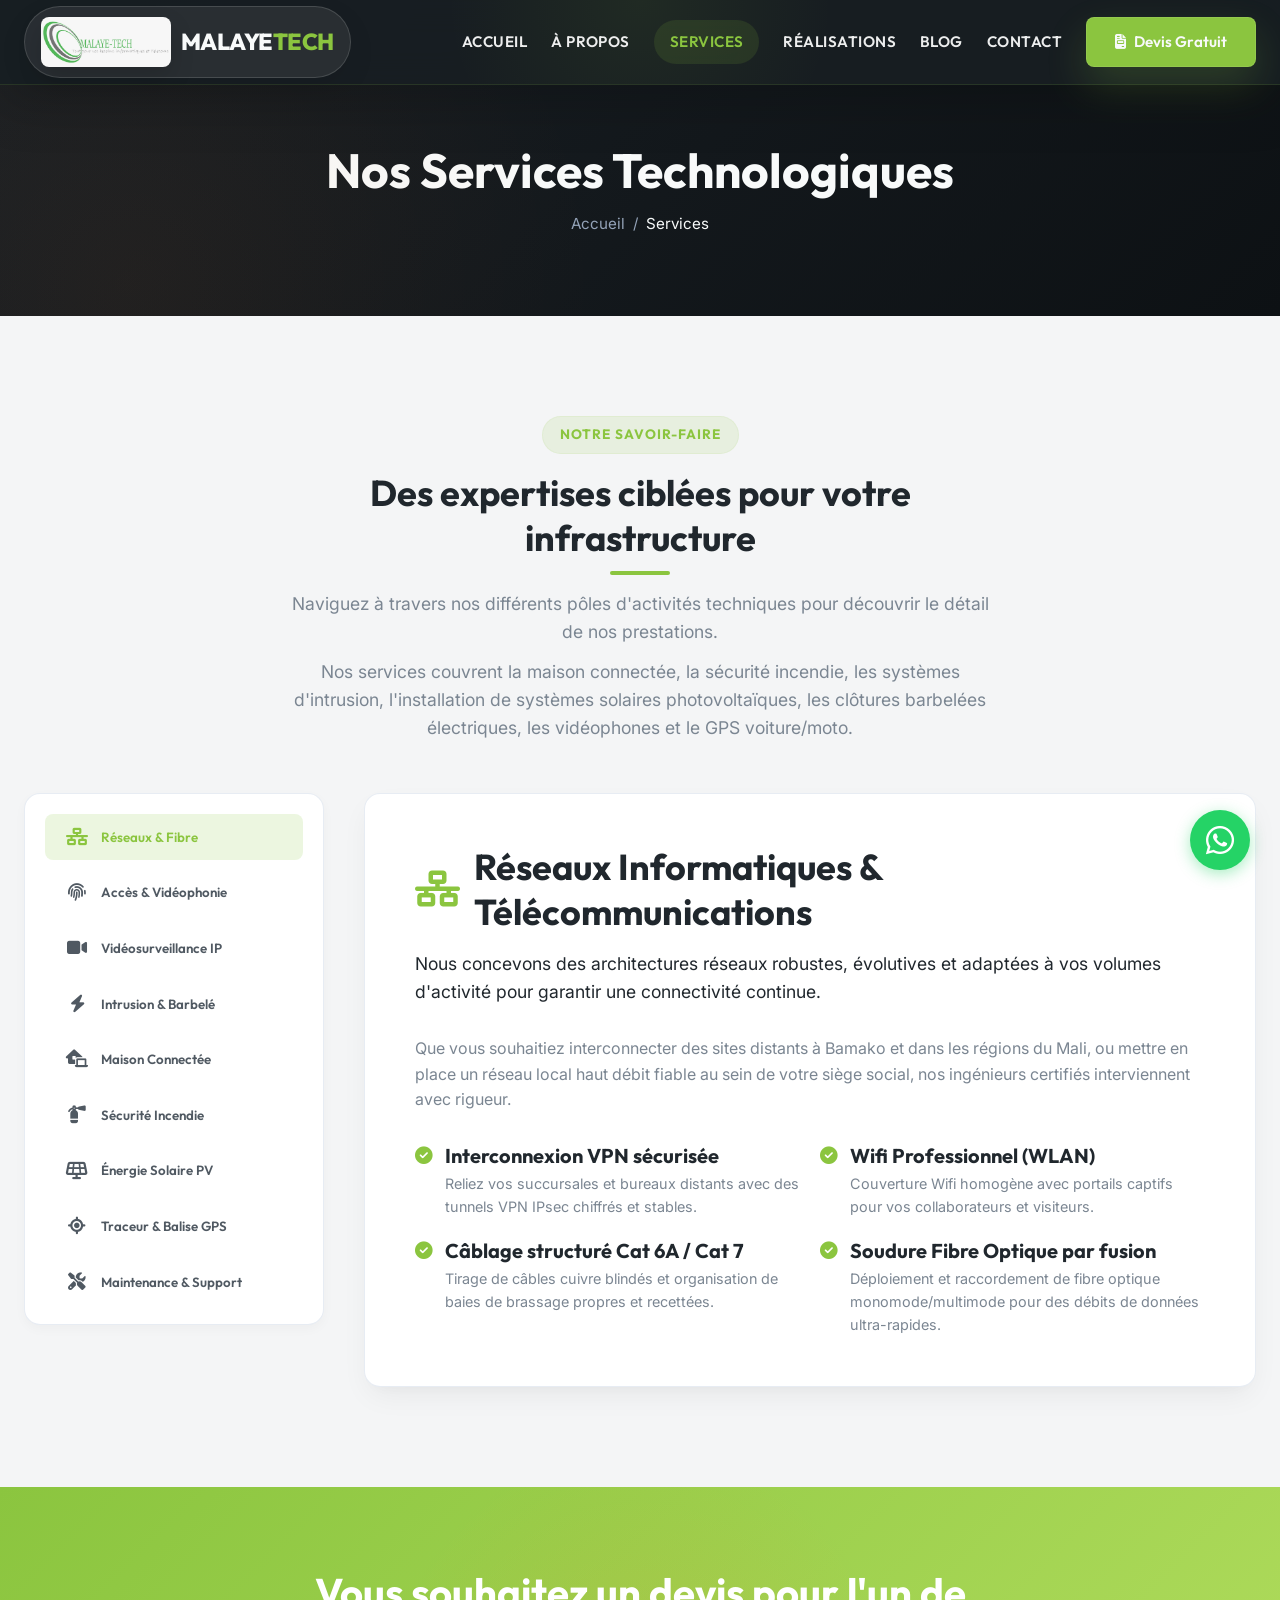
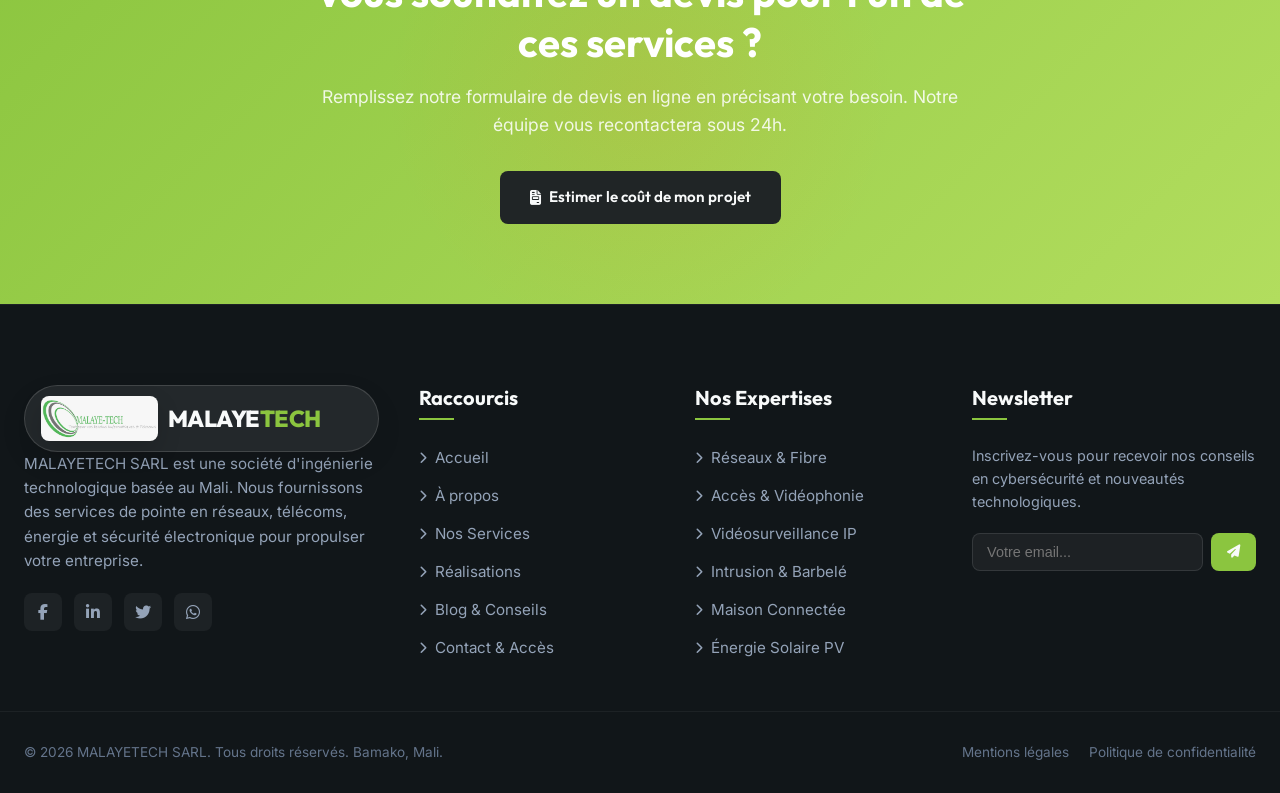
<file: services.html>
<!DOCTYPE html>
<html lang="fr">
<head>
    <meta charset="UTF-8">
    <meta name="viewport" content="width=device-width, initial-scale=1.0">
    <meta name="description" content="Découvrez nos expertises techniques au Mali : Réseaux informatiques, fibre optique, vidéosurveillance, contrôle d'accès, alarmes, maison connectée, système solaire et maintenance informatique par MALAYETECH SARL.">
    <meta name="keywords" content="services Malayetech, videosurveillance Bamako, fibre optique Mali, maison connectee Mali, alarme securite, installation solaire photovoltaique, traceur GPS voiture moto, barbele electrique, videophone">
    <meta name="author" content="MALAYETECH SARL">
    
    <title>Nos Services | MALAYETECH SARL - Solutions Réseaux & Sécurité au Mali</title>
    
    <!-- CSS Stylesheet -->
    <link rel="stylesheet" href="css/style.css">
    
    <!-- FontAwesome Icon CDN -->
    <link rel="stylesheet" href="https://cdnjs.cloudflare.com/ajax/libs/font-awesome/6.4.0/css/all.min.css">
</head>
<body>

    <!-- ==========================================
         HEADER / NAVIGATION
         ========================================== -->
    <header class="site-header">
        <div class="container nav-container">
            <!-- Logo -->
            <a href="index.html" class="logo" id="header-logo">
                <img src="logo.jpeg" alt="Logo MALAYETECH" >
                <div class="logo-text">MALAYE<span class="logo-accent">TECH</span></div>
            </a>
            
            <!-- Mobile Menu Toggle Button -->
            <button class="mobile-toggle" id="mobile-toggle" aria-label="Menu principal">
                <i class="fas fa-bars"></i>
            </button>
            
            <!-- Navigation Menu -->
            <nav class="nav-menu" id="nav-menu">
                <a href="index.html" class="nav-link">Accueil</a>
                <a href="a-propos.html" class="nav-link">À propos</a>
                <a href="services.html" class="nav-link active">Services</a>
                <a href="realisations.html" class="nav-link">Réalisations</a>
                <a href="blog.html" class="nav-link">Blog</a>
                <a href="contact.html" class="nav-link">Contact</a>
            </nav>
            
            <!-- Header CTA -->
            <div class="nav-cta">
                <a href="#" class="btn btn-primary open-devis-modal">
                    <i class="fas fa-file-invoice"></i> Devis Gratuit
                </a>
            </div>
        </div>
    </header>

    <!-- ==========================================
         PAGE BANNER
         ========================================== -->
    <section class="page-banner">
        <div class="container">
            <h1>Nos Services Technologiques</h1>
            <div class="breadcrumb">
                <a href="index.html">Accueil</a>
                <span>/</span>
                <span class="current">Services</span>
            </div>
        </div>
    </section>

    <!-- ==========================================
         SERVICES INTERACTIVE TABS
         ========================================== -->
    <section class="services-tabs-section">
        <div class="container">
            <div class="section-header reveal reveal-up">
                <span class="badge">Notre Savoir-Faire</span>
                <h2>Des expertises ciblées pour votre infrastructure</h2>
                <p>Naviguez à travers nos différents pôles d'activités techniques pour découvrir le détail de nos prestations.</p>
                <p style="margin-top: 12px; color: var(--text-muted);">Nos services couvrent la maison connectée, la sécurité incendie, les systèmes d'intrusion, l'installation de systèmes solaires photovoltaïques, les clôtures barbelées électriques, les vidéophones et le GPS voiture/moto.</p>
            </div>
            
            <div class="services-tabs-container reveal reveal-up">
                <!-- Vertical Nav Buttons -->
                <div class="services-tab-nav">
                    <button class="tab-btn active" data-tab="reseaux">
                        <i class="fas fa-network-wired"></i> Réseaux & Fibre
                    </button>
                    <button class="tab-btn" data-tab="acces">
                        <i class="fas fa-fingerprint"></i> Accès & Vidéophonie
                    </button>
                    <button class="tab-btn" data-tab="videosurveillance">
                        <i class="fas fa-video"></i> Vidéosurveillance IP
                    </button>
                    <button class="tab-btn" data-tab="alarme">
                        <i class="fas fa-bolt"></i> Intrusion & Barbelé
                    </button>
                    <button class="tab-btn" data-tab="domotique">
                        <i class="fas fa-house-laptop"></i> Maison Connectée
                    </button>
                    <button class="tab-btn" data-tab="incendie">
                        <i class="fas fa-fire-extinguisher"></i> Sécurité Incendie
                    </button>
                    <button class="tab-btn" data-tab="solaire">
                        <i class="fas fa-solar-panel"></i> Énergie Solaire PV
                    </button>
                    <button class="tab-btn" data-tab="gps">
                        <i class="fas fa-location-crosshairs"></i> Traceur & Balise GPS
                    </button>
                    <button class="tab-btn" data-tab="maintenance">
                        <i class="fas fa-tools"></i> Maintenance & Support
                    </button>
                </div>
                
                <!-- Tab Contents Container -->
                <div class="services-tab-content">
                    
                    <!-- Tab 1: Réseaux & Télécoms -->
                    <div class="tab-pane active" id="reseaux">
                        <h2><i class="fas fa-network-wired"></i> Réseaux Informatiques & Télécommunications</h2>
                        <p class="intro-p">Nous concevons des architectures réseaux robustes, évolutives et adaptées à vos volumes d'activité pour garantir une connectivité continue.</p>
                        <p style="margin-bottom: 20px; color: var(--text-muted);">Que vous souhaitiez interconnecter des sites distants à Bamako et dans les régions du Mali, ou mettre en place un réseau local haut débit fiable au sein de votre siège social, nos ingénieurs certifiés interviennent avec rigueur.</p>
                        
                        <div class="service-features-list">
                            <div class="service-feat-item">
                                <i class="fas fa-circle-check"></i>
                                <div>
                                    <h4>Interconnexion VPN sécurisée</h4>
                                    <p>Reliez vos succursales et bureaux distants avec des tunnels VPN IPsec chiffrés et stables.</p>
                                </div>
                            </div>
                            <div class="service-feat-item">
                                <i class="fas fa-circle-check"></i>
                                <div>
                                    <h4>Wifi Professionnel (WLAN)</h4>
                                    <p>Couverture Wifi homogène avec portails captifs pour vos collaborateurs et visiteurs.</p>
                                </div>
                            </div>
                            <div class="service-feat-item">
                                <i class="fas fa-circle-check"></i>
                                <div>
                                    <h4>Câblage structuré Cat 6A / Cat 7</h4>
                                    <p>Tirage de câbles cuivre blindés et organisation de baies de brassage propres et recettées.</p>
                                </div>
                            </div>
                            <div class="service-feat-item">
                                <i class="fas fa-circle-check"></i>
                                <div>
                                    <h4>Soudure Fibre Optique par fusion</h4>
                                    <p>Déploiement et raccordement de fibre optique monomode/multimode pour des débits de données ultra-rapides.</p>
                                </div>
                            </div>
                        </div>
                    </div>
                    
                    <!-- Tab 2: Contrôle d'accès & Vidéophonie -->
                    <div class="tab-pane" id="acces">
                        <h2><i class="fas fa-fingerprint"></i> Systèmes de Contrôle d'Accès & Vidéophonie</h2>
                        <p class="intro-p">Gériez les flux de personnes au sein de votre entreprise, suivez la présence de vos employés et sécurisez les accès sensibles.</p>
                        <p style="margin-bottom: 20px; color: var(--text-muted);">MALAYETECH SARL installe des barrières physiques et électroniques de pointe configurables selon les droits de chaque collaborateur, couplées à des vidéophones pour l'identification des visiteurs.</p>
                        
                        <div class="service-features-list">
                            <div class="service-feat-item">
                                <i class="fas fa-circle-check"></i>
                                <div>
                                    <h4>Biométrie & Reconnaissance Faciale</h4>
                                    <p>Terminaux de lecture d'empreintes digitales et géométrie faciale anti-usurpation.</p>
                                </div>
                            </div>
                            <div class="service-feat-item">
                                <i class="fas fa-circle-check"></i>
                                <div>
                                    <h4>Badges RFID et Codes d'accès</h4>
                                    <p>Cartes magnétiques et porte-clés RFID programmables individuellement.</p>
                                </div>
                            </div>
                            <div class="service-feat-item">
                                <i class="fas fa-circle-check"></i>
                                <div>
                                    <h4>Vidéophones & Interphones</h4>
                                    <p>Systèmes d'interphonie avec caméra intégrée pour identifier visuellement et autoriser l'accès des visiteurs à distance.</p>
                                </div>
                            </div>
                            <div class="service-feat-item">
                                <i class="fas fa-circle-check"></i>
                                <div>
                                    <h4>Gestion du temps de travail</h4>
                                    <p>Logiciel de pointage pour calculer les heures de présence et générer des rapports RH.</p>
                                </div>
                            </div>
                        </div>
                    </div>
                    
                    <!-- Tab 3: Vidéosurveillance -->
                    <div class="tab-pane" id="videosurveillance">
                        <h2><i class="fas fa-video"></i> Vidéosurveillance & Caméras de Sécurité</h2>
                        <p class="intro-p">Gardez un œil sur votre entreprise, vos stocks et vos proches où que vous soyez et à tout moment de la journée.</p>
                        <p style="margin-bottom: 20px; color: var(--text-muted);">Nos solutions couvrent le déploiement de caméras intérieures et extérieures résistantes aux intempéries et à la poussière, configurées pour la vision nocturne.</p>
                        
                        <div class="service-features-list">
                            <div class="service-feat-item">
                                <i class="fas fa-circle-check"></i>
                                <div>
                                    <h4>Caméras IP Haute Définition</h4>
                                    <p>Résolutions 4K et Ultra HD avec zoom numérique puissant pour identifier précisément les visages.</p>
                                </div>
                            </div>
                            <div class="service-feat-item">
                                <i class="fas fa-circle-check"></i>
                                <div>
                                    <h4>Enregistrement centralisé NVR</h4>
                                    <p>Stockage sécurisé sur disques durs professionnels avec sauvegarde automatique en local et cloud.</p>
                                </div>
                            </div>
                            <div class="service-feat-item">
                                <i class="fas fa-circle-check"></i>
                                <div>
                                    <h4>Intelligence Artificielle & Alertes</h4>
                                    <p>Détection intelligente des humains, des véhicules et alertes push instantanées sur intrusion.</p>
                                </div>
                            </div>
                            <div class="service-feat-item">
                                <i class="fas fa-circle-check"></i>
                                <div>
                                    <h4>Supervision Mobile à distance</h4>
                                    <p>Consultez vos caméras en direct ou en rediffusion depuis vos smartphones Android et iOS.</p>
                                </div>
                            </div>
                        </div>
                    </div>
                    
                    <!-- Tab 4: Intrusion & Barbelé Électrique -->
                    <div class="tab-pane" id="alarme">
                        <h2><i class="fas fa-bolt"></i> Systèmes d'Intrusion & Clôtures Barbelées Électriques</h2>
                        <p class="intro-p">Protégez vos locaux contre les cambriolages, les intrusions frauduleuses et le franchissement de vos limites périmétriques.</p>
                        <p style="margin-bottom: 20px; color: var(--text-muted);">Nous concevons des protections physiques et électroniques périmétriques, incluant des alarmes reliées à des clôtures de barbelés sous haute tension.</p>
                        
                        <div class="service-features-list">
                            <div class="service-feat-item">
                                <i class="fas fa-circle-check"></i>
                                <div>
                                    <h4>Alarmes anti-intrusion</h4>
                                    <p>Centrales d'alarme connectées par cartes SIM GPRS et Internet pour ne jamais perdre le signal.</p>
                                </div>
                            </div>
                            <div class="service-feat-item">
                                <i class="fas fa-circle-check"></i>
                                <div>
                                    <h4>Clôtures de barbelés électriques</h4>
                                    <p>Installation de câbles sous tension générant un choc non mortel mais très dissuasif, avec alarme intégrée sur coupure ou court-circuit.</p>
                                </div>
                            </div>
                            <div class="service-feat-item">
                                <i class="fas fa-circle-check"></i>
                                <div>
                                    <h4>Barrières Infrarouges & Capteurs</h4>
                                    <p>Détection de franchissement de clôtures pour les grands domaines et zones industrielles.</p>
                                </div>
                            </div>
                            <div class="service-feat-item">
                                <i class="fas fa-circle-check"></i>
                                <div>
                                    <h4>Détecteurs de vibrations & chocs</h4>
                                    <p>Installation sur murs de clôture pour déclencher l'alarme avant même l'intrusion physique.</p>
                                </div>
                            </div>
                        </div>
                    </div>

                    <!-- Tab 5: Maison Connectée (Domotique) -->
                    <div class="tab-pane" id="domotique">
                        <h2><i class="fas fa-house-laptop"></i> Maison Connectée & Domotique</h2>
                        <p class="intro-p">Contrôlez et automatisez vos équipements de maison intelligente pour allier confort, économies d'énergie et sécurité renforcée.</p>
                        <p style="margin-bottom: 20px; color: var(--text-muted);">Transformez votre maison ou bureau à Bamako en un espace intelligent où tout se contrôle d'un simple geste ou par la voix.</p>
                        
                        <div class="service-features-list">
                            <div class="service-feat-item">
                                <i class="fas fa-circle-check"></i>
                                <div>
                                    <h4>Éclairage intelligent</h4>
                                    <p>Planifiez et contrôlez vos lumières à distance pour simuler votre présence ou économiser l'énergie.</p>
                                </div>
                            </div>
                            <div class="service-feat-item">
                                <i class="fas fa-circle-check"></i>
                                <div>
                                    <h4>Serrures connectées</h4>
                                    <p>Verrouillez ou déverrouillez vos portes à distance et distribuez des accès temporaires sécurisés.</p>
                                </div>
                            </div>
                            <div class="service-feat-item">
                                <i class="fas fa-circle-check"></i>
                                <div>
                                    <h4>Scénarios d'automatisation</h4>
                                    <p>Créez des modes (Départ, Retour, Nuit) pour configurer automatiquement votre maison en un clic.</p>
                                </div>
                            </div>
                            <div class="service-feat-item">
                                <i class="fas fa-circle-check"></i>
                                <div>
                                    <h4>Supervision centralisée</h4>
                                    <p>Une seule application smartphone pour gérer vos caméras, alarmes, lumières et température.</p>
                                </div>
                            </div>
                        </div>
                    </div>

                    <!-- Tab 6: Sécurité Incendie -->
                    <div class="tab-pane" id="incendie">
                        <h2><i class="fas fa-fire-extinguisher"></i> Systèmes de Sécurité Incendie</h2>
                        <p class="intro-p">Protégez vos collaborateurs, vos proches et vos biens matériels contre les risques de départs de feux avec une détection précoce.</p>
                        <p style="margin-bottom: 20px; color: var(--text-muted);">Nous concevons et installons des dispositifs de sécurité incendie répondant aux standards de détection pour les commerces, bureaux et habitations.</p>
                        
                        <div class="service-features-list">
                            <div class="service-feat-item">
                                <i class="fas fa-circle-check"></i>
                                <div>
                                    <h4>Détection fumée & chaleur</h4>
                                    <p>Capteurs photoélectriques à haute sensibilité reliés à une centrale de contrôle d'urgence.</p>
                                </div>
                            </div>
                            <div class="service-feat-item">
                                <i class="fas fa-circle-check"></i>
                                <div>
                                    <h4>Centrales Incendie conventionnelles</h4>
                                    <p>Localisation rapide de l'alerte pour guider efficacement l'évacuation au sein de vos bâtiments.</p>
                                </div>
                            </div>
                            <div class="service-feat-item">
                                <i class="fas fa-circle-check"></i>
                                <div>
                                    <h4>Déclencheurs manuels & Sirènes</h4>
                                    <p>Boîtiers de déclenchement d'urgence et avertisseurs sonores à forte puissance.</p>
                                </div>
                            </div>
                            <div class="service-feat-item">
                                <i class="fas fa-circle-check"></i>
                                <div>
                                    <h4>Contrôle technique périodique</h4>
                                    <p>Maintenance préventive pour s'assurer que vos détecteurs et batteries d'alarme fonctionnent en continu.</p>
                                </div>
                            </div>
                        </div>
                    </div>

                    <!-- Tab 7: Énergie Solaire Photovoltaïque -->
                    <div class="tab-pane" id="solaire">
                        <h2><i class="fas fa-solar-panel"></i> Systèmes Solaires Photovoltaïques</h2>
                        <p class="intro-p">Assurez l'alimentation électrique continue de vos serveurs, caméras de sécurité et bureaux face aux coupures d'électricité.</p>
                        <p style="margin-bottom: 20px; color: var(--text-muted);">MALAYETECH SARL conçoit des installations solaires photovoltaïques sur mesure (panneaux, onduleurs hybrides, batteries lithium) pour les entreprises et particuliers.</p>
                        
                        <div class="service-features-list">
                            <div class="service-feat-item">
                                <i class="fas fa-circle-check"></i>
                                <div>
                                    <h4>Étude de dimensionnement</h4>
                                    <p>Audit énergétique de vos locaux pour concevoir un système adapté à votre consommation réelle.</p>
                                </div>
                            </div>
                            <div class="service-feat-item">
                                <i class="fas fa-circle-check"></i>
                                <div>
                                    <h4>Panneaux solaires haute efficacité</h4>
                                    <p>Modules photovoltaïques monocristallins à longue durée de vie, optimisés pour la forte chaleur.</p>
                                </div>
                            </div>
                            <div class="service-feat-item">
                                <i class="fas fa-circle-check"></i>
                                <div>
                                    <h4>Onduleurs hybrides & Secours (UPS)</h4>
                                    <p>Bascule instantanée et transparente en cas de coupure réseau pour éviter l'arrêt de vos serveurs.</p>
                                </div>
                            </div>
                            <div class="service-feat-item">
                                <i class="fas fa-circle-check"></i>
                                <div>
                                    <h4>Stockage par Batteries Lithium</h4>
                                    <p>Batteries de stockage haute performance avec cycles de décharge profonds et sécurisés.</p>
                                </div>
                            </div>
                        </div>
                    </div>

                    <!-- Tab 8: Traceur & Balise GPS -->
                    <div class="tab-pane" id="gps">
                        <h2><i class="fas fa-location-crosshairs"></i> Balises & Traceurs GPS Voiture & Moto</h2>
                        <p class="intro-p">Sécurisez votre flotte de véhicules d'entreprise ou vos motos personnelles avec une géolocalisation précise en temps réel.</p>
                        <p style="margin-bottom: 20px; color: var(--text-muted);">Nos balises GPS intelligentes vous permettent de suivre les déplacements, de définir des zones de circulation et d'intervenir à distance.</p>
                        
                        <div class="service-features-list">
                            <div class="service-feat-item">
                                <i class="fas fa-circle-check"></i>
                                <div>
                                    <h4>Géolocalisation temps réel</h4>
                                    <p>Suivez vos véhicules sur carte Google Maps depuis une application smartphone dédiée ou un site web.</p>
                                </div>
                            </div>
                            <div class="service-feat-item">
                                <i class="fas fa-circle-check"></i>
                                <div>
                                    <h4>Coupure moteur à distance</h4>
                                    <p>En cas de vol, immobilisez instantanément le véhicule ou la moto par commande SMS sécurisée.</p>
                                </div>
                            </div>
                            <div class="service-feat-item">
                                <i class="fas fa-circle-check"></i>
                                <div>
                                    <h4>Clôtures géographiques (Geofencing)</h4>
                                    <p>Définissez des zones autorisées et recevez une alerte si le véhicule franchit ces limites.</p>
                                </div>
                            </div>
                            <div class="service-feat-item">
                                <i class="fas fa-circle-check"></i>
                                <div>
                                    <h4>Rapports d'activités & Historique</h4>
                                    <p>Consultez l'historique des trajets, la vitesse de circulation et les arrêts effectués.</p>
                                </div>
                            </div>
                        </div>
                    </div>
                    
                    <!-- Tab 9: Maintenance Informatique -->
                    <div class="tab-pane" id="maintenance">
                        <h2><i class="fas fa-tools"></i> Maintenance Informatique & Cybersécurité</h2>
                        <p class="intro-p">Confiez la gestion et la sécurité de vos serveurs et ordinateurs à des professionnels pour vous concentrer sur votre cœur de métier.</p>
                        <p style="margin-bottom: 20px; color: var(--text-muted);">Nos contrats d'infogérance vous assurent des visites préventives régulières et un dépannage express en cas d'incident critique à Bamako.</p>
                        
                        <div class="service-features-list">
                            <div class="service-feat-item">
                                <i class="fas fa-circle-check"></i>
                                <div>
                                    <h4>Infogérance & Assistance technique</h4>
                                    <p>Maintenance logicielle et matérielle de vos ordinateurs et parcs de serveurs.</p>
                                </div>
                            </div>
                            <div class="service-feat-item">
                                <i class="fas fa-circle-check"></i>
                                <div>
                                    <h4>Solutions Antivirus & Antispam</h4>
                                    <p>Installation d'outils de protection centralisés contre les ransomwares et malwares.</p>
                                </div>
                            </div>
                            <div class="service-feat-item">
                                <i class="fas fa-circle-check"></i>
                                <div>
                                    <h4>Sauvegarde de données (Backups)</h4>
                                    <p>Mise en place de sauvegardes automatiques externalisées et sécurisées.</p>
                                </div>
                            </div>
                            <div class="service-feat-item">
                                <i class="fas fa-circle-check"></i>
                                <div>
                                    <h4>Audit & Cybersécurité</h4>
                                    <p>Fourniture de serveurs, ordinateurs, onduleurs et sécurisation complète de vos pare-feu.</p>
                                </div>
                            </div>
                        </div>
                    </div>
                    
                </div>
            </div>
        </div>
    </section>

    <!-- ==========================================
         CTA SERVICES
         ========================================== -->
    <section class="cta-section" style="background: linear-gradient(135deg, var(--accent) 0%, var(--accent-hover) 100%);">
        <div class="container cta-content">
            <h2 style="color: white;">Vous souhaitez un devis pour l'un de ces services ?</h2>
            <p style="color: rgba(255,255,255,0.85);">Remplissez notre formulaire de devis en ligne en précisant votre besoin. Notre équipe vous recontactera sous 24h.</p>
            <a href="#" class="btn btn-secondary open-devis-modal">
                <i class="fas fa-file-invoice"></i> Estimer le coût de mon projet
            </a>
        </div>
    </section>

    <!-- ==========================================
         FOOTER
         ========================================== -->
    <footer class="site-footer">
        <div class="container footer-grid">
            <div class="footer-col">
                <a href="index.html" class="logo" >
                    <img src="logo.jpeg" alt="Logo MALAYETECH" >
                    <div class="logo-text" >MALAYE<span class="logo-accent">TECH</span></div>
                </a>
                <p>MALAYETECH SARL est une société d'ingénierie technologique basée au Mali. Nous fournissons des services de pointe en réseaux, télécoms, énergie et sécurité électronique pour propulser votre entreprise.</p>
                <div class="footer-socials">
                    <a href="https://facebook.com" class="social-icon" aria-label="Facebook" target="_blank" rel="noreferrer"><i class="fab fa-facebook-f"></i></a>
                    <a href="https://linkedin.com" class="social-icon" aria-label="LinkedIn" target="_blank" rel="noreferrer"><i class="fab fa-linkedin-in"></i></a>
                    <a href="https://twitter.com" class="social-icon" aria-label="Twitter" target="_blank" rel="noreferrer"><i class="fab fa-twitter"></i></a>
                    <a href="https://whatsapp.com" class="social-icon" aria-label="WhatsApp" target="_blank" rel="noreferrer"><i class="fab fa-whatsapp"></i></a>
                </div>
            </div>
            
            <div class="footer-col">
                <h3>Raccourcis</h3>
                <ul class="footer-links">
                    <li><a href="index.html"><i class="fas fa-chevron-right"></i> Accueil</a></li>
                    <li><a href="a-propos.html"><i class="fas fa-chevron-right"></i> À propos</a></li>
                    <li><a href="services.html"><i class="fas fa-chevron-right"></i> Nos Services</a></li>
                    <li><a href="realisations.html"><i class="fas fa-chevron-right"></i> Réalisations</a></li>
                    <li><a href="blog.html"><i class="fas fa-chevron-right"></i> Blog & Conseils</a></li>
                    <li><a href="contact.html"><i class="fas fa-chevron-right"></i> Contact & Accès</a></li>
                </ul>
            </div>
            
            <div class="footer-col">
                <h3>Nos Expertises</h3>
                <ul class="footer-links">
                    <li><a href="services.html#reseaux"><i class="fas fa-chevron-right"></i> Réseaux & Fibre</a></li>
                    <li><a href="services.html#acces"><i class="fas fa-chevron-right"></i> Accès & Vidéophonie</a></li>
                    <li><a href="services.html#videosurveillance"><i class="fas fa-chevron-right"></i> Vidéosurveillance IP</a></li>
                    <li><a href="services.html#alarme"><i class="fas fa-chevron-right"></i> Intrusion & Barbelé</a></li>
                    <li><a href="services.html#domotique"><i class="fas fa-chevron-right"></i> Maison Connectée</a></li>
                    <li><a href="services.html#solaire"><i class="fas fa-chevron-right"></i> Énergie Solaire PV</a></li>
                </ul>
            </div>
            
            <div class="footer-col footer-newsletter">
                <h3>Newsletter</h3>
                <p>Inscrivez-vous pour recevoir nos conseils en cybersécurité et nouveautés technologiques.</p>
                <form class="newsletter-form" style="margin-top: 15px;">
                    <input type="email" placeholder="Votre email..." required>
                    <button type="submit"><i class="fas fa-paper-plane"></i></button>
                </form>
            </div>
        </div>
        
        <div class="container footer-bottom">
            <p>&copy; 2026 MALAYETECH SARL. Tous droits réservés. Bamako, Mali.</p>
            <div class="footer-bottom-links">
                <a href="#">Mentions légales</a>
                <a href="#">Politique de confidentialité</a>
            </div>
        </div>
    </footer>

    <!-- ==========================================
         FLOATING WIDGETS
         ========================================== -->
    <div class="whatsapp-float" id="whatsapp-btn" aria-label="Contacter sur WhatsApp">
        <i class="fab fa-whatsapp"></i>
    </div>
    
    <div class="whatsapp-popover" id="whatsapp-popover">
        <div class="popover-header">
            <div class="popover-avatar">MT</div>
            <div class="popover-header-info">
                <h4>Support MALAYETECH</h4>
                <p>En ligne - Répond rapidement</p>
            </div>
        </div>
        <div class="popover-body">
            <div class="popover-msg">
                Bonjour ! Quel service de MALAYETECH SARL vous intéresse en particulier ?
            </div>
        </div>
        <div class="popover-footer">
            <a href="https://wa.me/22390092999?text=Bonjour%20MALAYETECH,%20je%20souhaite%20des%20détails%20sur%20vos%20services%20techniques." target="_blank" rel="noopener noreferrer" class="popover-btn">
                <i class="fab fa-whatsapp"></i> Démarrer la discussion
            </a>
        </div>
    </div>

    <!-- Demande de Devis (Quote Modal) -->
    <div class="modal-overlay" id="devis-modal">
        <div class="modal-box">
            <div class="modal-header">
                <h3><i class="fas fa-file-invoice"></i> Demande de Devis Gratuit</h3>
                <button class="modal-close" id="close-devis-modal" aria-label="Fermer"><i class="fas fa-times"></i></button>
            </div>
            <div class="modal-body">
                <p style="margin-bottom: 20px; color: var(--text-muted); font-size: 0.9rem;">Remplissez ce formulaire pour recevoir une proposition commerciale chiffrée sous 24 à 48 heures.</p>
                <form id="modal-devis-form">
                    <div class="form-grid">
                        <div class="form-group">
                            <label for="devis-name">Nom et Prénom *</label>
                            <input type="text" id="devis-name" placeholder="Ex: Souleymane Keita" required>
                        </div>
                        <div class="form-group">
                            <label for="devis-company">Nom de l'entreprise</label>
                            <input type="text" id="devis-company" placeholder="Ex: Mon Entreprise SARL">
                        </div>
                    </div>
                    <div class="form-grid">
                        <div class="form-group">
                            <label for="devis-phone">Téléphone *</label>
                            <input type="tel" id="devis-phone" placeholder="Ex: +223 90 09 29 99" required>
                        </div>
                        <div class="form-group">
                            <label for="devis-service">Service Principal *</label>
                            <select id="devis-service" required>
                                <option value="" disabled selected>Sélectionnez un service...</option>
                                <option value="reseaux-fibre">Réseaux informatiques & Fibre</option>
                                <option value="cablage-fibre">Câblage structuré cuivre & Fibre</option>
                                <option value="videosurveillance">Vidéosurveillance IP & Caméras</option>
                                <option value="controle-acces">Contrôle d'accès & Vidéophonie</option>
                                <option value="securite-alarme">Systèmes d'intrusion & Barbelé électrique</option>
                                <option value="domotique">Maison Connectée (Domotique)</option>
                                <option value="incendie">Sécurité Incendie</option>
                                <option value="solaire">Énergie Solaire Photovoltaïque</option>
                                <option value="gps">Géolocalisation GPS (Voiture & Moto)</option>
                                <option value="maintenance">Maintenance & Support informatique</option>
                            </select>
                        </div>
                    </div>
                    <div class="form-group">
                        <label for="devis-message">Décrivez précisément votre projet *</label>
                        <textarea id="devis-message" rows="4" placeholder="Ex: Installation de 12 caméras IP et 3 lecteurs biométriques..." required></textarea>
                    </div>
                    <button type="submit" class="btn btn-primary" style="width: 100%; margin-top: 10px;">
                        Soumettre ma demande <i class="fas fa-paper-plane"></i>
                    </button>
                </form>
            </div>
        </div>
    </div>

    <!-- Core Script -->
    <script src="js/main.js"></script>
</body>
</html>
</file>
<file: css/style.css>
/* ==========================================================================
   MALAYETECH SARL - Core Design System & Stylesheet
   ========================================================================== */

/* --- Google Fonts Import --- */
@import url('https://fonts.googleapis.com/css2?family=Inter:wght@300;400;500;600;700&family=Outfit:wght@400;500;600;700;800&display=swap');

/* --- CSS Variables & Design Tokens --- */
:root {
    /* Color Palette */
    --primary: #202526;          /* Gris foncé profond pour base élégante */
    --primary-light: #3C434A;    /* Gris chaud pour surfaces et contrastes */
    --primary-accent: #5F6A6E;   /* Gris bleuté pour une structure subtile */
    --accent: #8BC53F;           /* Vert pomme vif */
    --accent-hover: #B2DD5E;     /* Vert herbe clair */
    --accent-glow: rgba(139, 197, 63, 0.16);
    --accent-glow-strong: rgba(139, 197, 63, 0.32);
    --secondary: #8A949E;        /* Gris clair pour détails textuels */
    
    /* Backgrounds */
    --bg-light: #F4F5F6;         /* Gris très clair pour zones neutres */
    --bg-white: #FFFFFF;
    --bg-dark: #111619;          /* Gris anthracite pour sections premium */
    --bg-gradient: linear-gradient(135deg, #1A2025 0%, #0D1114 100%);
    --bg-logo-gradient: linear-gradient(135deg, rgba(139, 197, 63, 0.16), rgba(22, 35, 40, 0.94));
    --hero-bg-image: url('https://images.unsplash.com/photo-1518779578993-ec3579fee39f?auto=format&fit=crop&w=1600&q=80');
    --hero-gradient-top: rgba(18, 24, 28, 0.88);
    --hero-gradient-bottom: rgba(8, 12, 16, 0.96);
    
    /* Text Colors */
    --text-primary: #20272D;     /* Gris très foncé */
    --text-secondary: #505962;   /* Gris ardoise moyen */
    --text-muted: #7B8692;       /* Gris clair pour les textes secondaires */
    --text-light: #F8FAFA;
    
    /* Typography */
    --font-heading: 'Outfit', sans-serif;
    --font-body: 'Inter', sans-serif;
    
    /* Layout & Spacing */
    --max-width: 1280px;
    --header-height: 85px;
    
    /* UI Elements */
    --border-radius-sm: 8px;
    --border-radius-md: 16px;
    --border-radius-lg: 24px;
    --transition: all 0.3s cubic-bezier(0.4, 0, 0.2, 1);
    --transition-premium: all 0.6s cubic-bezier(0.16, 1, 0.3, 1);
    
    /* Shadows */
    --shadow-sm: 0 4px 12px rgba(0, 0, 0, 0.03);
    --shadow-md: 0 12px 30px -5px rgba(15, 23, 22, 0.06), 0 8px 16px -6px rgba(15, 23, 22, 0.03);
    --shadow-lg: 0 30px 60px -15px rgba(15, 23, 22, 0.12), 0 10px 20px -10px rgba(46, 175, 125, 0.05);
    --shadow-accent: 0 12px 24px -6px rgba(46, 175, 125, 0.3);
    
    /* Glassmorphism */
    --glass-bg: rgba(255, 255, 255, 0.85);
    --glass-border: rgba(255, 255, 255, 0.5);
    --glass-shadow: 0 8px 32px 0 rgba(15, 23, 22, 0.04);
}

/* --- Base & Reset Styles --- */
*, *::before, *::after {
    box-sizing: border-box;
    margin: 0;
    padding: 0;
}

html {
    scroll-behavior: smooth;
    font-size: 16px;
}

body {
    font-family: var(--font-body);
    background-color: var(--bg-light);
    color: var(--text-secondary);
    line-height: 1.6;
    overflow-x: hidden;
}

/* When mobile nav is open prevent background scrolling */


h1, h2, h3, h4, h5, h6 {
    font-family: var(--font-heading);
    color: var(--text-primary);
    font-weight: 700;
    line-height: 1.25;
}

h1 { font-size: 2.75rem; }
h2 { font-size: 2.25rem; }
h3 { font-size: 1.5rem; }
h4 { font-size: 1.25rem; }

a {
    color: inherit;
    text-decoration: none;
    transition: var(--transition);
}

img {
    max-width: 100%;
    height: auto;
    display: block;
}

ul {
    list-style: none;
}

/* --- Reusable Components --- */

/* Buttons */
.btn {
    display: inline-flex;
    align-items: center;
    justify-content: center;
    gap: 8px;
    padding: 12px 28px;
    font-family: var(--font-heading);
    font-size: 0.95rem;
    font-weight: 600;
    border-radius: var(--border-radius-sm);
    border: 2px solid transparent;
    cursor: pointer;
    transition: var(--transition);
}

.btn-primary {
    background-color: var(--accent);
    color: var(--text-light);
    box-shadow: 0 18px 40px rgba(139, 197, 63, 0.18);
    border: 1px solid rgba(255, 255, 255, 0.08);
}

.btn-primary:hover {
    background-color: var(--accent-hover);
    transform: translateY(-2px);
    box-shadow: 0 20px 48px rgba(139, 197, 63, 0.28);
}

.btn-secondary {
    background-color: var(--primary);
    color: var(--text-light);
}

.btn-secondary:hover {
    background-color: var(--primary-light);
    transform: translateY(-2px);
}

.btn-outline {
    background-color: transparent;
    border-color: var(--primary);
    color: var(--primary);
}

.btn-outline:hover {
    background-color: var(--primary);
    color: var(--text-light);
    transform: translateY(-2px);
}

.btn-white-outline {
    background-color: transparent;
    border-color: rgba(248, 248, 248, 0.85);
    color: var(--text-light);
}

.btn-white-outline:hover {
    background-color: rgba(248, 248, 248, 0.12);
    color: var(--text-light);
    transform: translateY(-2px);
    border-color: rgba(248, 248, 248, 0.95);
}

/* Badges */
.badge {
    display: inline-block;
    padding: 8px 18px;
    background-color: rgba(139, 197, 63, 0.12);
    color: var(--accent);
    font-family: var(--font-heading);
    font-size: 0.85rem;
    font-weight: 700;
    border-radius: 999px;
    text-transform: uppercase;
    letter-spacing: 1px;
    margin-bottom: 16px;
    box-shadow: inset 0 0 0 1px rgba(139, 197, 63, 0.08);
}

/* Section Header */
.section-header {
    text-align: center;
    max-width: 700px;
    margin: 0 auto 50px;
}

.section-header h2 {
    position: relative;
    padding-bottom: 15px;
    margin-bottom: 15px;
}

.section-header h2::after {
    content: '';
    position: absolute;
    bottom: 0;
    left: 50%;
    transform: translateX(-50%);
    width: 60px;
    height: 4px;
    background-color: var(--accent);
    border-radius: 2px;
}

.section-header p {
    color: var(--text-muted);
    font-size: 1.1rem;
}

/* Container */
.container {
    max-width: var(--max-width);
    margin: 0 auto;
    padding: 0 24px;
    position: relative;
}

/* --- Layout Structure --- */

/* Header & Navigation */
header.site-header {
    position: fixed;
    top: 0;
    left: 0;
    width: 100%;
    height: var(--header-height);
    background: rgba(24, 30, 35, 0.94);
    backdrop-filter: blur(16px);
    -webkit-backdrop-filter: blur(16px);
    border-bottom: 1px solid rgba(139, 197, 63, 0.14);
    box-shadow: 0 20px 50px rgba(0, 0, 0, 0.18);
    z-index: 1000;
    transition: var(--transition);
}

header.site-header:hover {
    transform: translateY(-1px);
}

header.site-header::after {
    content: '';
    position: absolute;
    inset: 0;
    background: radial-gradient(circle at top center, rgba(139, 197, 63, 0.08), transparent 30%);
    pointer-events: none;
    z-index: -1;
}

header.site-header.scrolled {
    background: rgba(17, 22, 27, 0.96);
    border-bottom: 1px solid rgba(139, 197, 63, 0.22);
    height: 70px;
}

header.site-header.scrolled .nav-link {
    color: var(--text-light);
}

header.site-header.scrolled .nav-link:hover,
header.site-header.scrolled .nav-link.active {
    color: var(--accent);
}

header.site-header.scrolled .logo-text {
    color: var(--text-light);
}

header.site-header.scrolled .logo-accent {
    color: var(--accent);
}

.nav-container {
    display: flex;
    align-items: center;
    justify-content: space-between;
    gap: 24px;
    height: 100%;
}

.logo {
    display: flex;
    align-items: center;
    gap: 10px;
    font-family: var(--font-heading);
    font-weight: 800;
    font-size: 1.45rem;
    color: var(--text-light);
    transition: var(--transition);
    padding: 10px 16px;
    border-radius: 999px;
    background: rgba(255, 255, 255, 0.08);
    border: 1px solid rgba(255, 255, 255, 0.14);
    box-shadow: 0 10px 28px rgba(0, 0, 0, 0.08);
    position: relative;
    z-index: 2;
}

.logo:hover {
    transform: translateY(-1px);
    background: rgba(255, 255, 255, 0.14);
}

.logo img {
    height: 50px;
    width: auto;
    border-radius: var(--border-radius-sm);
    box-shadow: 0 10px 24px rgba(0, 0, 0, 0.14);
    transition: var(--transition-premium);
}

    .site-footer .logo img {
        height: 45px;
    }

    .site-footer .logo-text {
        color: var(--text-light);
    }

header.site-header.scrolled .logo img,
.site-footer .logo img {
    filter: none;
    mix-blend-mode: normal;
} 

.logo-icon {
    width: 38px;
    height: 38px;
    background-color: var(--primary);
    border-radius: 8px;
    display: flex;
    align-items: center;
    justify-content: center;
    color: var(--accent);
    position: relative;
    overflow: hidden;
}

.logo-icon::before {
    content: '';
    position: absolute;
    top: -50%;
    left: -50%;
    width: 200%;
    height: 200%;
    background: linear-gradient(45deg, transparent, rgba(255,255,255,0.1), transparent);
    transform: rotate(45deg);
    transition: 0.5s;
}

.logo:hover .logo-icon::before {
    left: 100%;
}

.logo-text {
    color: var(--text-light);
    letter-spacing: -0.5px;
    transition: var(--transition);
    text-transform: uppercase;
}

.logo-accent {
    color: var(--accent);
}

.nav-menu {
    display: flex;
    align-items: center;
    gap: 24px;
    margin-left: auto;
    white-space: nowrap;
    overflow-x: auto;
    flex-wrap: wrap;
    justify-content: flex-end;
    max-width: calc(100% - 260px);
    position: relative;
    z-index: 1000;
}

.nav-link {
    color: rgba(255, 255, 255, 0.92);
    font-family: var(--font-heading);
    font-weight: 600;
    font-size: 0.95rem;
    text-transform: uppercase;
    letter-spacing: 0.03em;
    position: relative;
    padding: 10px 0;
    white-space: nowrap;
    min-width: 0;
    transition: color 0.25s ease, transform 0.25s ease;
}

.nav-link::after {
    content: '';
    position: absolute;
    bottom: -3px;
    left: 50%;
    width: 0;
    height: 2px;
    background-color: var(--accent);
    transition: width 0.25s ease;
    transform: translateX(-50%);
    border-radius: 99px;
}

.nav-link:hover::after,
.nav-link.active::after {
    width: 100%;
}

.nav-link:hover {
    color: var(--accent-hover);
    transform: translateY(-1px);
}

.nav-link.active {
    color: var(--accent);
}

.nav-menu .nav-link.active {
    background: rgba(139, 197, 63, 0.12);
    border-radius: 999px;
    padding: 10px 16px;
}

.nav-cta {
    display: flex;
    align-items: center;
}

.mobile-toggle {
    display: none;
    font-size: 1.45rem;
    color: var(--text-light);
    background: rgba(255, 255, 255, 0.08);
    border: 1px solid rgba(255, 255, 255, 0.1);
    border-radius: 12px;
    width: 48px;
    height: 48px;
    cursor: pointer;
    transition: var(--transition);
    z-index: 1101;
}

.mobile-toggle:hover {
    background: rgba(255, 255, 255, 0.14);
}

/* Sections General */
section {
    padding: 100px 0;
    position: relative;
}

.section-bg-alt {
    background-color: var(--bg-light);
}

.section-bg-dark {
    background-color: var(--bg-dark);
    color: var(--text-light);
}

.section-bg-dark h2,
.section-bg-dark h3 {
    color: var(--text-light);
}

.section-bg-dark .text-secondary,
.section-bg-dark .section-header p {
    color: var(--text-muted);
}

/* --- Hero Banner (Accueil) --- */
.hero-section {
    min-height: calc(100vh - var(--header-height));
    display: flex;
    align-items: center;
    background-image: linear-gradient(180deg, var(--hero-gradient-top), var(--hero-gradient-bottom)), var(--hero-bg-image);
    background-size: cover;
    background-position: center center;
    background-repeat: no-repeat;
    background-attachment: scroll;
    color: var(--text-light);
    padding: calc(var(--header-height) + 20px) 0 60px;
    position: relative;
    overflow: hidden;
}

.hero-section::before {
    content: '';
    position: absolute;
    inset: 0;
    background: radial-gradient(circle at 18% 16%, rgba(139, 197, 63, 0.16), transparent 22%),
                radial-gradient(circle at 85% 18%, rgba(139, 197, 63, 0.10), transparent 20%),
                linear-gradient(180deg, rgba(10, 14, 18, 0.18), rgba(8, 11, 14, 0.72));
    z-index: 1;
    pointer-events: none;
}

.hero-section::after {
    content: '';
    position: absolute;
    inset: 0;
    background: linear-gradient(180deg, rgba(10, 14, 18, 0.14), rgba(8, 10, 12, 0.84));
    z-index: 1;
    pointer-events: none;
}

.hero-grid {
    display: grid;
    grid-template-columns: 1.2fr 0.8fr;
    gap: 40px;
    align-items: center;
    position: relative;
    z-index: 2;
}

.hero-content {
    animation: slideUp 1s ease-out;
}

.hero-title {
    font-size: clamp(3rem, 5vw, 4.2rem);
    font-weight: 800;
    margin-bottom: 24px;
    line-height: 1.05;
    color: var(--text-light);
    max-width: 760px;
}

.hero-title span {
    color: var(--accent);
}

.hero-desc {
    font-size: 1.15rem;
    margin-bottom: 40px;
    color: rgba(241, 245, 249, 0.9);
    max-width: 620px;
}

.hero-buttons {
    display: flex;
    flex-wrap: wrap;
    gap: 16px;
}

.hero-buttons .btn {
    min-width: 195px;
    position: relative;
    overflow: hidden;
}

.hero-buttons .btn::before {
    content: '';
    position: absolute;
    inset: 0;
    background: radial-gradient(circle at top left, rgba(255, 255, 255, 0.12), transparent 45%);
    opacity: 0;
    transition: opacity 0.4s ease;
    pointer-events: none;
}

.hero-buttons .btn:hover::before {
    opacity: 1;
}

.hero-visual {
    position: relative;
    animation: fadeIn 1.5s ease-out;
}

.hero-card {
    background: rgba(16, 22, 29, 0.88);
    border: 1px solid rgba(139, 197, 63, 0.12);
    box-shadow: 0 32px 80px rgba(0, 0, 0, 0.24);
    border-radius: var(--border-radius-lg);
    padding: 32px;
    min-height: 420px;
    display: flex;
    flex-direction: column;
    justify-content: space-between;
    overflow: hidden;
    transition: transform 0.35s ease, box-shadow 0.35s ease;
    will-change: transform, box-shadow;
}

.hero-card:hover {
    transform: translateY(-6px);
    box-shadow: 0 40px 95px rgba(0, 0, 0, 0.28);
}

.hero-card::before {
    content: '';
    position: absolute;
    top: -45px;
    right: -45px;
    width: 180px;
    height: 180px;
    background: radial-gradient(circle, rgba(139, 197, 63, 0.16), transparent 55%);
    pointer-events: none;
}

.hero-card-header {
    display: flex;
    align-items: center;
    justify-content: space-between;
    gap: 18px;
    margin-bottom: 28px;
}

.hero-card-header span {
    font-size: 0.95rem;
    letter-spacing: 0.7px;
    color: rgba(241, 245, 249, 0.9);
}

.hero-card-status {
    padding: 10px 16px;
    background: rgba(46, 175, 125, 0.14);
    color: var(--accent);
    border-radius: 999px;
    font-weight: 700;
}

.hero-card-body {
    display: grid;
    gap: 24px;
}

.hero-card-title {
    font-size: 1.35rem;
    font-weight: 700;
    color: var(--text-light);
    line-height: 1.3;
}

.hero-card-info {
    display: grid;
    gap: 14px;
}

.hero-card-chip {
    display: inline-flex;
    align-items: center;
    gap: 10px;
    padding: 14px 18px;
    background: rgba(255, 255, 255, 0.05);
    color: rgba(226, 232, 240, 0.92);
    border-radius: 14px;
    font-weight: 500;
    border: 1px solid rgba(255, 255, 255, 0.08);
}

.hero-card-chip i {
    color: var(--accent);
    min-width: 18px;
    text-align: center;
}

.visual-graph {
    position: relative;
    min-height: 220px;
    display: grid;
    place-items: center;
}

.graph-line {
    position: absolute;
    width: 100%;
    height: 2px;
    background: rgba(255, 255, 255, 0.08);
    border-radius: 999px;
}

.graph-line-1 {
    top: 38%;
    transform: rotate(-12deg);
}

.graph-line-2 {
    bottom: 18%;
    transform: rotate(14deg);
}

.graph-dot {
    position: absolute;
    width: 18px;
    height: 18px;
    border-radius: 50%;
    background: rgba(46, 175, 125, 0.95);
    box-shadow: 0 0 18px rgba(46, 175, 125, 0.35);
}

.graph-dot-1 { top: 18%; left: 22%; }
.graph-dot-2 { top: 50%; right: 14%; }
.graph-dot-3 { bottom: 22%; left: 34%; }

.hero-card .visual-graph::before,
.hero-card .visual-graph::after {
    content: '';
    position: absolute;
    width: 120px;
    height: 120px;
    border-radius: 50%;
    background: rgba(46, 175, 125, 0.08);
}

.hero-card .visual-graph::before { top: -28px; left: 16px; }
.hero-card .visual-graph::after { bottom: -26px; right: 16px; }

.hero-visual {
    display: flex;
    justify-content: flex-end;
}

.hero-card {
    animation: float 6s ease-in-out infinite;
}

.tech-globe {
    width: 320px;
    height: 320px;
    border: 2px dashed rgba(46, 175, 125, 0.3);
    border-radius: 50%;
    position: absolute;
    animation: spin 30s linear infinite;
}

.tech-globe-inner {
    width: 240px;
    height: 240px;
    border: 1px solid rgba(0, 173, 181, 0.2);
    border-radius: 50%;
    position: absolute;
    animation: spinReverse 20s linear infinite;
}

.tech-core {
    width: 140px;
    height: 140px;
    background: linear-gradient(135deg, var(--accent) 0%, var(--primary-light) 100%);
    border-radius: 30px;
    transform: rotate(45deg);
    display: flex;
    align-items: center;
    justify-content: center;
    box-shadow: 0 0 40px var(--accent-glow);
    animation: morph 8s ease-in-out infinite;
}

.tech-core-inner {
    transform: rotate(-45deg);
    color: var(--text-light);
    font-size: 3rem;
    display: flex;
    align-items: center;
    justify-content: center;
}

.tech-node {
    width: 16px;
    height: 16px;
    background-color: var(--secondary);
    border-radius: 50%;
    position: absolute;
    box-shadow: 0 0 10px var(--secondary);
}

.node-1 { top: 10%; left: 30%; animation: pulse 2s infinite; }
.node-2 { bottom: 15%; right: 20%; animation: pulse 3s infinite 1s; }
.node-3 { top: 50%; right: 5%; animation: pulse 2.5s infinite 0.5s; }
.node-4 { bottom: 45%; left: 8%; animation: pulse 3.5s infinite 1.5s; }

/* Banner Page Standard (For other pages) */
.page-banner {
    background: var(--bg-gradient);
    color: var(--text-light);
    padding: 140px 0 80px;
    text-align: center;
    position: relative;
    overflow: hidden;
}

.page-banner::before {
    content: '';
    position: absolute;
    top: 0;
    left: 0;
    width: 100%;
    height: 100%;
    background: radial-gradient(circle at 10% 90%, rgba(249, 115, 22, 0.05) 0%, transparent 40%);
    z-index: 1;
}

.page-banner h1 {
    color: var(--text-light);
    font-size: 3rem;
    margin-bottom: 12px;
}

.breadcrumb {
    display: flex;
    justify-content: center;
    gap: 8px;
    font-size: 0.95rem;
    color: #94A3B8;
}

.breadcrumb a {
    color: #94A3B8;
}

.breadcrumb a:hover {
    color: var(--accent);
}

.breadcrumb span.current {
    color: var(--text-light);
}

/* --- Presentation / About Section (Accueil & À Propos) --- */
.presentation-grid {
    display: grid;
    grid-template-columns: 1fr 1fr;
    gap: 60px;
    align-items: center;
}

.presentation-images {
    position: relative;
}

.img-box {
    border-radius: var(--border-radius-md);
    overflow: hidden;
    box-shadow: var(--shadow-lg);
}

.img-main {
    width: 85%;
    border-radius: var(--border-radius-md);
}

.img-badge {
    position: absolute;
    bottom: -30px;
    right: 20px;
    background-color: var(--accent);
    color: var(--text-light);
    padding: 24px 30px;
    border-radius: var(--border-radius-md);
    box-shadow: var(--shadow-accent);
    max-width: 200px;
    animation: float 4s ease-in-out infinite;
}

.img-badge .years {
    font-size: 2.25rem;
    font-weight: 800;
    font-family: var(--font-heading);
    line-height: 1;
    display: block;
    margin-bottom: 5px;
}

.img-badge .label {
    font-size: 0.85rem;
    font-weight: 600;
    text-transform: uppercase;
    letter-spacing: 0.5px;
    line-height: 1.3;
    display: block;
}

.about-features {
    margin-top: 30px;
    display: grid;
    grid-template-columns: 1fr 1fr;
    gap: 20px;
}

.about-feature-item {
    display: flex;
    align-items: center;
    gap: 12px;
}

.about-feature-item i {
    width: 24px;
    height: 24px;
    background-color: var(--accent-glow);
    color: var(--accent);
    border-radius: 50%;
    display: flex;
    align-items: center;
    justify-content: center;
    font-size: 0.85rem;
    flex-shrink: 0;
}

.about-feature-item span {
    font-weight: 600;
    color: var(--text-primary);
}

/* --- Services Grid --- */
.services-grid {
    display: grid;
    grid-template-columns: repeat(auto-fit, minmax(350px, 1fr));
    gap: 30px;
}

.service-card {
    background-color: var(--bg-white);
    border-radius: var(--border-radius-md);
    padding: 40px;
    box-shadow: var(--shadow-sm);
    border: 1px solid rgba(226, 232, 240, 0.7);
    transition: var(--transition-premium);
    position: relative;
    overflow: hidden;
    display: flex;
    flex-direction: column;
    height: 100%;
    z-index: 1;
}

.service-card::before {
    content: '';
    position: absolute;
    bottom: 0;
    left: 0;
    width: 0;
    height: 3px;
    background: linear-gradient(90deg, var(--accent) 0%, var(--accent-hover) 100%);
    transition: var(--transition-premium);
    z-index: 2;
}

.service-card:hover {
    transform: translateY(-10px) scale(1.01);
    box-shadow: var(--shadow-lg), 0 15px 30px var(--accent-glow);
    border-color: rgba(46, 175, 125, 0.25);
}

.service-card:hover::before {
    width: 100%;
}

.service-icon {
    width: 65px;
    height: 65px;
    background-color: var(--bg-light);
    color: var(--primary);
    border-radius: 14px;
    display: flex;
    align-items: center;
    justify-content: center;
    font-size: 1.6rem;
    margin-bottom: 24px;
    transition: var(--transition-premium);
    position: relative;
    box-shadow: inset 0 0 0 1px rgba(0, 0, 0, 0.05);
}

.service-icon::before {
    content: '';
    position: absolute;
    top: -4px;
    left: -4px;
    right: -4px;
    bottom: -4px;
    border-radius: 18px;
    border: 2px solid var(--accent);
    opacity: 0;
    transform: scale(0.85);
    transition: var(--transition-premium);
}

.service-card:hover .service-icon {
    background-color: var(--accent);
    color: var(--text-light);
    box-shadow: var(--shadow-accent);
    transform: rotate(5deg) scale(1.05);
}

.service-card:hover .service-icon::before {
    opacity: 1;
    transform: scale(1);
}

.service-card h3 {
    margin-bottom: 12px;
    transition: var(--transition-premium);
}

.service-card:hover h3 {
    color: var(--accent);
}

.service-card p {
    color: var(--text-muted);
    font-size: 0.95rem;
    margin-bottom: 24px;
    flex-grow: 1;
}

.service-link {
    font-weight: 600;
    color: var(--primary);
    font-family: var(--font-heading);
    display: inline-flex;
    align-items: center;
    gap: 8px;
    margin-top: auto;
    transition: var(--transition-premium);
}

.service-link i {
    font-size: 0.8rem;
    transition: var(--transition-premium);
}

.service-card:hover .service-link {
    color: var(--accent);
}

.service-card:hover .service-link i {
    transform: translateX(6px);
}

/* --- Realisations / Portfolio Section --- */
.portfolio-filters {
    display: flex;
    justify-content: center;
    gap: 12px;
    margin-bottom: 40px;
    flex-wrap: wrap;
}

.filter-btn {
    background: var(--bg-white);
    border: 1px solid rgba(226, 232, 240, 0.8);
    padding: 10px 24px;
    font-family: var(--font-heading);
    font-weight: 600;
    font-size: 0.9rem;
    color: var(--text-secondary);
    border-radius: 50px;
    cursor: pointer;
    transition: var(--transition);
}

.filter-btn:hover,
.filter-btn.active {
    background-color: var(--accent);
    color: var(--text-light);
    border-color: var(--accent);
    box-shadow: var(--shadow-accent);
}

.portfolio-grid {
    display: grid;
    grid-template-columns: repeat(auto-fill, minmax(350px, 1fr));
    gap: 30px;
}

.portfolio-item {
    background-color: var(--bg-white);
    border-radius: var(--border-radius-md);
    overflow: hidden;
    box-shadow: var(--shadow-sm);
    transition: var(--transition);
    border: 1px solid rgba(226, 232, 240, 0.8);
}

.portfolio-item.hidden {
    display: none;
}

.portfolio-img {
    position: relative;
    overflow: hidden;
    aspect-ratio: 4/3;
    background-color: var(--primary-light);
}

.portfolio-img img {
    width: 100%;
    height: 100%;
    object-fit: cover;
    transition: var(--transition);
}

.portfolio-overlay {
    position: absolute;
    top: 0;
    left: 0;
    width: 100%;
    height: 100%;
    background: rgba(10, 25, 47, 0.9);
    display: flex;
    align-items: center;
    justify-content: center;
    opacity: 0;
    transition: var(--transition);
}

.portfolio-item:hover .portfolio-img img {
    transform: scale(1.1);
}

.portfolio-item:hover .portfolio-overlay {
    opacity: 1;
}

.portfolio-info {
    padding: 24px;
}

.portfolio-info .category {
    font-size: 0.8rem;
    text-transform: uppercase;
    letter-spacing: 1px;
    color: var(--accent);
    font-weight: 700;
    margin-bottom: 8px;
    display: block;
}

.portfolio-info h3 {
    font-size: 1.25rem;
    margin-bottom: 8px;
}

.portfolio-info p {
    color: var(--text-muted);
    font-size: 0.9rem;
}

/* --- Testimonials --- */
.testimonials-slider {
    max-width: 800px;
    margin: 0 auto;
    position: relative;
}

.testimonial-track {
    overflow: hidden;
    position: relative;
}

.testimonial-slide {
    background-color: var(--bg-white);
    padding: 50px;
    border-radius: var(--border-radius-md);
    box-shadow: var(--shadow-md);
    text-align: center;
    display: none;
    border: 1px solid rgba(226, 232, 240, 0.8);
}

.testimonial-slide.active {
    display: block;
    animation: fadeIn 0.5s ease-in-out;
}

.testimonial-rating {
    color: #FFB01F;
    font-size: 1.2rem;
    margin-bottom: 20px;
}

.testimonial-text {
    font-size: 1.15rem;
    font-style: italic;
    color: var(--text-primary);
    margin-bottom: 30px;
    line-height: 1.8;
}

.testimonial-author {
    display: flex;
    align-items: center;
    justify-content: center;
    gap: 16px;
}

.author-avatar {
    width: 60px;
    height: 60px;
    border-radius: 50%;
    background-color: var(--primary-light);
    display: flex;
    align-items: center;
    justify-content: center;
    color: var(--accent);
    font-weight: 700;
    font-size: 1.25rem;
    border: 3px solid var(--accent-glow);
}

.author-info {
    text-align: left;
}

.author-name {
    font-weight: 700;
    color: var(--text-primary);
    font-family: var(--font-heading);
}

.author-role {
    font-size: 0.85rem;
    color: var(--text-muted);
}

.slider-controls {
    display: flex;
    justify-content: center;
    gap: 15px;
    margin-top: 30px;
}

.slider-btn {
    width: 44px;
    height: 44px;
    background-color: var(--bg-white);
    border: 1px solid rgba(226, 232, 240, 0.8);
    border-radius: 50%;
    cursor: pointer;
    display: flex;
    align-items: center;
    justify-content: center;
    color: var(--text-primary);
    transition: var(--transition);
}

.slider-btn:hover {
    background-color: var(--accent);
    color: var(--text-light);
    border-color: var(--accent);
    box-shadow: var(--shadow-accent);
}

/* --- Blog Card --- */
.blog-grid {
    display: grid;
    grid-template-columns: repeat(auto-fit, minmax(320px, 1fr));
    gap: 30px;
}

.blog-card {
    background-color: var(--bg-white);
    border-radius: var(--border-radius-md);
    overflow: hidden;
    box-shadow: var(--shadow-sm);
    border: 1px solid rgba(226, 232, 240, 0.8);
    transition: var(--transition);
    display: flex;
    flex-direction: column;
}

.blog-card:hover {
    transform: translateY(-5px);
    box-shadow: var(--shadow-lg);
}

.blog-img {
    aspect-ratio: 16/10;
    background-color: var(--primary-light);
    position: relative;
    overflow: hidden;
}

.blog-img img {
    width: 100%;
    height: 100%;
    object-fit: cover;
    transition: var(--transition);
}

.blog-card:hover .blog-img img {
    transform: scale(1.05);
}

.blog-content {
    padding: 30px;
    display: flex;
    flex-direction: column;
    flex-grow: 1;
}

.blog-meta {
    display: flex;
    gap: 16px;
    font-size: 0.85rem;
    color: var(--text-muted);
    margin-bottom: 12px;
}

.blog-meta span {
    display: flex;
    align-items: center;
    gap: 6px;
}

.blog-content h3 {
    font-size: 1.35rem;
    margin-bottom: 12px;
}

.blog-content p {
    color: var(--text-muted);
    font-size: 0.95rem;
    margin-bottom: 20px;
    flex-grow: 1;
}

.blog-link {
    font-weight: 600;
    color: var(--primary);
    font-family: var(--font-heading);
    display: inline-flex;
    align-items: center;
    gap: 8px;
    margin-top: auto;
}

.blog-card:hover .blog-link {
    color: var(--accent);
}

/* --- Contact & Forms --- */
.contact-wrapper {
    display: grid;
    grid-template-columns: 0.8fr 1.2fr;
    gap: 50px;
}

.contact-info-cards {
    display: flex;
    flex-direction: column;
    gap: 24px;
}

.info-card {
    background-color: var(--bg-white);
    border-radius: var(--border-radius-md);
    padding: 30px;
    display: flex;
    gap: 20px;
    box-shadow: var(--shadow-sm);
    border: 1px solid rgba(226, 232, 240, 0.8);
}

.info-card-icon {
    width: 50px;
    height: 50px;
    background-color: var(--accent-glow);
    color: var(--accent);
    border-radius: 10px;
    display: flex;
    align-items: center;
    justify-content: center;
    font-size: 1.25rem;
    flex-shrink: 0;
}

.info-card-details h3 {
    font-size: 1.15rem;
    margin-bottom: 6px;
}

.info-card-details p {
    color: var(--text-muted);
    font-size: 0.95rem;
}

.contact-form-box {
    background-color: var(--bg-white);
    border-radius: var(--border-radius-md);
    padding: 40px;
    box-shadow: var(--shadow-md);
    border: 1px solid rgba(226, 232, 240, 0.8);
}

.form-grid {
    display: grid;
    grid-template-columns: 1fr 1fr;
    gap: 20px;
    margin-bottom: 20px;
}

.form-group {
    display: flex;
    flex-direction: column;
    gap: 8px;
    margin-bottom: 20px;
}

.form-group.full-width {
    grid-column: span 2;
}

.form-group label {
    font-family: var(--font-heading);
    font-weight: 600;
    font-size: 0.9rem;
    color: var(--text-primary);
}

.form-group input,
.form-group select,
.form-group textarea {
    padding: 12px 16px;
    border: 1px solid #CBD5E1;
    border-radius: var(--border-radius-sm);
    font-family: var(--font-body);
    font-size: 0.95rem;
    color: var(--text-primary);
    background-color: var(--bg-light);
    transition: var(--transition);
}

.form-group input:focus,
.form-group select:focus,
.form-group textarea:focus {
    outline: none;
    border-color: var(--accent);
    background-color: var(--bg-white);
    box-shadow: 0 0 0 3px var(--accent-glow);
}

.map-container {
    margin-top: 50px;
    border-radius: var(--border-radius-md);
    overflow: hidden;
    box-shadow: var(--shadow-md);
    border: 1px solid rgba(226, 232, 240, 0.8);
}

/* Call to Action Section */
.cta-section {
    background: var(--bg-gradient);
    color: var(--text-light);
    text-align: center;
    padding: 80px 0;
    overflow: hidden;
    position: relative;
}

.cta-section::before {
    content: '';
    position: absolute;
    top: 50%;
    left: 50%;
    transform: translate(-50%, -50%);
    width: 600px;
    height: 600px;
    background: radial-gradient(circle, rgba(249,115,22,0.1) 0%, transparent 60%);
}

.cta-content {
    max-width: 700px;
    margin: 0 auto;
    position: relative;
    z-index: 2;
}

.cta-content h2 {
    color: var(--text-light);
    font-size: 2.5rem;
    margin-bottom: 16px;
}

.cta-content p {
    color: #94A3B8;
    font-size: 1.1rem;
    margin-bottom: 32px;
}

/* --- Devis / Quote Modal --- */
.modal-overlay {
    position: fixed;
    top: 0;
    left: 0;
    width: 100%;
    height: 100%;
    background-color: rgba(2, 6, 23, 0.8);
    backdrop-filter: blur(8px);
    z-index: 2000;
    display: flex;
    align-items: center;
    justify-content: center;
    opacity: 0;
    pointer-events: none;
    transition: var(--transition);
}

.modal-overlay.active {
    opacity: 1;
    pointer-events: all;
}

.modal-box {
    background-color: var(--bg-white);
    border-radius: var(--border-radius-md);
    width: 100%;
    max-width: 650px;
    max-height: 90vh;
    overflow-y: auto;
    box-shadow: var(--shadow-lg);
    position: relative;
    transform: scale(0.9);
    transition: var(--transition);
}

.modal-overlay.active .modal-box {
    transform: scale(1);
}

.modal-header {
    padding: 24px 30px;
    border-bottom: 1px solid rgba(226, 232, 240, 0.8);
    display: flex;
    justify-content: space-between;
    align-items: center;
}

.modal-close {
    font-size: 1.5rem;
    cursor: pointer;
    background: none;
    border: none;
    color: var(--text-muted);
    transition: var(--transition);
}

.modal-close:hover {
    color: var(--accent);
}

.modal-body {
    padding: 30px;
}

/* --- About Page Specifics --- */
.about-mission-section {
    display: grid;
    grid-template-columns: repeat(3, 1fr);
    gap: 30px;
}

.mission-card {
    background-color: var(--bg-white);
    padding: 40px;
    border-radius: var(--border-radius-md);
    box-shadow: var(--shadow-sm);
    border: 1px solid rgba(226, 232, 240, 0.8);
    text-align: center;
    transition: var(--transition);
}

.mission-card:hover {
    transform: translateY(-5px);
    box-shadow: var(--shadow-md);
}

.mission-icon {
    width: 70px;
    height: 70px;
    background-color: var(--accent-glow);
    color: var(--accent);
    border-radius: 50%;
    display: flex;
    align-items: center;
    justify-content: center;
    font-size: 1.75rem;
    margin: 0 auto 24px;
}

.mission-card h3 {
    margin-bottom: 12px;
}

.mission-card p {
    color: var(--text-muted);
    font-size: 0.95rem;
}

/* Values Grid */
.values-grid {
    display: grid;
    grid-template-columns: repeat(4, 1fr);
    gap: 20px;
    margin-top: 40px;
}

.value-item {
    text-align: center;
    padding: 30px 20px;
    background: rgba(255, 255, 255, 0.5);
    border-radius: var(--border-radius-md);
    border: 1px solid rgba(226, 232, 240, 0.6);
}

.value-item i {
    font-size: 2rem;
    color: var(--accent);
    margin-bottom: 16px;
}

.value-item h4 {
    margin-bottom: 8px;
}

.value-item p {
    font-size: 0.85rem;
    color: var(--text-muted);
}

/* --- Services Page Tab Navigation --- */
.services-tabs-container {
    display: grid;
    grid-template-columns: 300px 1fr;
    gap: 40px;
    align-items: start;
}

.services-tab-nav {
    display: flex;
    flex-direction: column;
    gap: 10px;
    background-color: var(--bg-white);
    padding: 20px;
    border-radius: var(--border-radius-md);
    box-shadow: var(--shadow-sm);
    border: 1px solid rgba(226, 232, 240, 0.8);
}

.tab-btn {
    text-align: left;
    background: none;
    border: none;
    padding: 14px 20px;
    border-radius: var(--border-radius-sm);
    font-family: var(--font-heading);
    font-weight: 600;
    color: var(--text-secondary);
    cursor: pointer;
    transition: var(--transition);
    display: flex;
    align-items: center;
    gap: 12px;
}

.tab-btn i {
    width: 24px;
    font-size: 1.1rem;
    text-align: center;
}

.tab-btn:hover,
.tab-btn.active {
    background-color: var(--accent-glow);
    color: var(--accent);
}

.services-tab-content {
    background-color: var(--bg-white);
    padding: 50px;
    border-radius: var(--border-radius-md);
    box-shadow: var(--shadow-md);
    border: 1px solid rgba(226, 232, 240, 0.8);
}

.tab-pane {
    display: none;
    animation: fadeIn 0.5s ease-in-out;
}

.tab-pane.active {
    display: block;
}

.tab-pane h2 {
    margin-bottom: 16px;
    display: flex;
    align-items: center;
    gap: 14px;
}

.tab-pane h2 i {
    color: var(--accent);
}

.tab-pane .intro-p {
    font-size: 1.1rem;
    margin-bottom: 30px;
    color: var(--text-primary);
}

.service-features-list {
    display: grid;
    grid-template-columns: 1fr 1fr;
    gap: 20px;
    margin-top: 30px;
}

.service-feat-item {
    display: flex;
    gap: 12px;
}

.service-feat-item i {
    color: var(--accent);
    font-size: 1.1rem;
    margin-top: 4px;
}

.service-feat-item h4 {
    margin-bottom: 4px;
}

.service-feat-item p {
    font-size: 0.9rem;
    color: var(--text-muted);
}

/* --- Floating Elements --- */

/* Floating WhatsApp Button */
.whatsapp-float {
    position: fixed;
    bottom: 30px;
    right: 30px;
    background-color: #25D366;
    color: white;
    width: 60px;
    height: 60px;
    border-radius: 50%;
    display: flex;
    align-items: center;
    justify-content: center;
    font-size: 2rem;
    box-shadow: 0 4px 15px rgba(37, 211, 102, 0.4);
    z-index: 1000;
    transition: var(--transition);
    cursor: pointer;
}

.whatsapp-float:hover {
    transform: scale(1.1) rotate(10deg);
    box-shadow: 0 6px 20px rgba(37, 211, 102, 0.6);
}

/* Quick Floating Contact Widget */
.whatsapp-popover {
    position: fixed;
    bottom: 100px;
    right: 30px;
    width: 320px;
    background-color: var(--bg-white);
    border-radius: var(--border-radius-md);
    box-shadow: var(--shadow-lg);
    border: 1px solid rgba(226, 232, 240, 0.8);
    z-index: 1000;
    transform: translateY(20px);
    opacity: 0;
    pointer-events: none;
    transition: var(--transition);
    overflow: hidden;
}

.whatsapp-popover.active {
    transform: translateY(0);
    opacity: 1;
    pointer-events: all;
}

.popover-header {
    background-color: #075E54;
    color: var(--text-light);
    padding: 20px;
    display: flex;
    align-items: center;
    gap: 12px;
}

.popover-avatar {
    width: 44px;
    height: 44px;
    border-radius: 50%;
    background-color: #128C7E;
    display: flex;
    align-items: center;
    justify-content: center;
    font-weight: 700;
}

.popover-header-info h4 {
    color: var(--text-light);
    font-size: 0.95rem;
}

.popover-header-info p {
    font-size: 0.75rem;
    opacity: 0.8;
}

.popover-body {
    padding: 20px;
    background-color: #ECE5DD;
    position: relative;
}

.popover-msg {
    background-color: var(--bg-white);
    padding: 12px 16px;
    border-radius: 0 12px 12px 12px;
    font-size: 0.9rem;
    box-shadow: 0 1px 2px rgba(0,0,0,0.1);
    max-width: 90%;
}

.popover-msg::before {
    content: '';
    position: absolute;
    top: 20px;
    left: 12px;
    width: 0;
    height: 0;
    border-style: solid;
    border-width: 0 8px 8px 0;
    border-color: transparent var(--bg-white) transparent transparent;
}

.popover-footer {
    padding: 15px 20px;
    background-color: var(--bg-white);
}

.popover-btn {
    display: flex;
    align-items: center;
    justify-content: center;
    gap: 10px;
    background-color: #25D366;
    color: var(--text-light);
    padding: 10px;
    border-radius: var(--border-radius-sm);
    font-weight: 600;
    font-size: 0.9rem;
}

.popover-btn:hover {
    background-color: #128C7E;
}

/* --- Footer --- */
footer.site-footer {
    background-color: var(--bg-dark);
    color: var(--text-light);
    padding: 80px 0 30px;
    border-top: 1px solid rgba(255,255,255,0.05);
}

.footer-grid {
    display: grid;
    grid-template-columns: 1.5fr 1fr 1fr 1.2fr;
    gap: 40px;
    margin-bottom: 50px;
}

.footer-col h3 {
    color: var(--text-light);
    font-size: 1.25rem;
    margin-bottom: 24px;
    position: relative;
    padding-bottom: 10px;
}

.footer-col h3::after {
    content: '';
    position: absolute;
    bottom: 0;
    left: 0;
    width: 35px;
    height: 2px;
    background-color: var(--accent);
}

.footer-col p {
    color: #94A3B8;
    margin-bottom: 20px;
    font-size: 0.95rem;
}

.footer-socials {
    display: flex;
    gap: 12px;
}

.social-icon {
    width: 38px;
    height: 38px;
    background-color: rgba(255,255,255,0.05);
    border-radius: 8px;
    display: flex;
    align-items: center;
    justify-content: center;
    color: #94A3B8;
    transition: var(--transition);
}

.social-icon:hover {
    background-color: var(--accent);
    color: var(--text-light);
    transform: translateY(-3px);
}

.footer-links {
    display: flex;
    flex-direction: column;
    gap: 12px;
}

.footer-links a {
    color: #94A3B8;
    font-size: 0.95rem;
    display: inline-flex;
    align-items: center;
    gap: 8px;
}

.footer-links a i {
    font-size: 0.75rem;
    transition: var(--transition);
}

.footer-links a:hover {
    color: var(--accent);
}

.footer-links a:hover i {
    transform: translateX(4px);
}

.footer-contact-list {
    display: flex;
    flex-direction: column;
    gap: 16px;
}

.footer-contact-item {
    display: flex;
    gap: 12px;
    font-size: 0.95rem;
    color: #94A3B8;
}

.footer-contact-item i {
    color: var(--accent);
    font-size: 1.1rem;
    margin-top: 3px;
    flex-shrink: 0;
}

.footer-newsletter p {
    font-size: 0.9rem;
}

.newsletter-form {
    display: flex;
    gap: 8px;
}

.newsletter-form input {
    flex-grow: 1;
    padding: 10px 14px;
    border-radius: var(--border-radius-sm);
    border: 1px solid rgba(255,255,255,0.1);
    background-color: rgba(255,255,255,0.05);
    color: var(--text-light);
    font-size: 0.9rem;
}

.newsletter-form input:focus {
    outline: none;
    border-color: var(--accent);
}

.newsletter-form button {
    background-color: var(--accent);
    color: var(--text-light);
    border: none;
    padding: 10px 16px;
    border-radius: var(--border-radius-sm);
    cursor: pointer;
    transition: var(--transition);
}

.newsletter-form button:hover {
    background-color: var(--accent-hover);
}

.footer-bottom {
    padding-top: 30px;
    border-top: 1px solid rgba(255,255,255,0.05);
    display: flex;
    justify-content: space-between;
    align-items: center;
    color: #64748B;
    font-size: 0.85rem;
    flex-wrap: wrap;
    gap: 15px;
}

.footer-bottom-links {
    display: flex;
    gap: 20px;
}

.footer-bottom-links a:hover {
    color: var(--accent);
}

/* --- Animations --- */
@keyframes fadeIn {
    from { opacity: 0; }
    to { opacity: 1; }
}

@keyframes slideUp {
    from {
        opacity: 0;
        transform: translateY(30px);
    }
    to {
        opacity: 1;
        transform: translateY(0);
    }
}

@keyframes float {
    0%, 100% { transform: translateY(0); }
    50% { transform: translateY(-10px); }
}

@keyframes spin {
    from { transform: rotate(0deg); }
    to { transform: rotate(360deg); }
}

@keyframes spinReverse {
    from { transform: rotate(360deg); }
    to { transform: rotate(0deg); }
}

@keyframes pulse {
    0%, 100% {
        transform: scale(1);
        box-shadow: 0 0 10px var(--secondary);
        opacity: 1;
    }
    50% {
        transform: scale(1.2);
        box-shadow: 0 0 20px var(--accent);
        opacity: 0.7;
    }
}

@keyframes morph {
    0%, 100% { border-radius: 30px 40px 30px 40px; }
    50% { border-radius: 40px 30px 40px 30px; }
}

/* --- Media Queries (Responsiveness) --- */
@media (max-width: 1024px) {
    h1 { font-size: 2.5rem; }
    .hero-title { font-size: 3rem; }
    .presentation-grid {
        grid-template-columns: 1fr;
        gap: 40px;
    }
    .img-main {
        width: 100%;
    }
    .about-mission-section {
        grid-template-columns: 1fr 1fr;
    }
    .values-grid {
        grid-template-columns: 1fr 1fr;
    }
    .services-tabs-container {
        grid-template-columns: 1fr;
    }
    .footer-grid {
        grid-template-columns: 1.5fr 1.2fr;
    }
}

@media (max-width: 768px) {
    :root { --header-height: 70px; }

    header.site-header {
        height: var(--header-height);
    }

    .mobile-toggle {
        display: block;
    }

    .nav-menu {
        position: fixed;
        top: var(--header-height);
        left: -100%;
        right: 0;
        width: 100%;
        height: calc(100vh - var(--header-height));
        background: linear-gradient(180deg, rgba(7, 17, 15, 0.98), rgba(13, 35, 29, 0.98));
        flex-direction: column;
        align-items: center;
        padding-top: 88px;
        transition: var(--transition);
        gap: 28px;
        border-top: 1px solid rgba(255, 255, 255, 0.08);
        box-shadow: 0 24px 48px rgba(0, 0, 0, 0.22);
        z-index: 999;
        overflow-y: auto;
    }

    .nav-menu.active {
        left: 0;
    }

    .nav-link {
        color: var(--text-light);
        font-size: 1.05rem;
        padding: 14px 24px;
        width: 100%;
        max-width: 340px;
        text-align: center;
    }

    .nav-link:hover,
    .nav-link.active {
        background: rgba(139, 197, 63, 0.14);
        border-radius: 999px;
    }

    .nav-cta {
        display: none;
    }

    .hero-grid {
        grid-template-columns: 1fr;
        text-align: center;
    }

    .hero-desc {
        margin-left: auto;
        margin-right: auto;
    }

    .hero-buttons {
        justify-content: center;
    }
    
    .hero-card {
        max-width: 560px;
        margin: 0 auto;
    }
    
    .tech-illustration {
        max-width: 350px;
    }
    
    .contact-wrapper {
        grid-template-columns: 1fr;
    }
    
    .form-grid {
        grid-template-columns: 1fr;
    }
    
    .form-group.full-width {
        grid-column: span 1;
    }
    
    .about-mission-section {
        grid-template-columns: 1fr;
    }
    
    .values-grid {
        grid-template-columns: 1fr;
    }
    
    .footer-grid {
        grid-template-columns: 1fr;
    }
    
    .footer-bottom {
        flex-direction: column;
        text-align: center;
    }
}

@media (max-width: 480px) {
    .hero-title { font-size: 2.25rem; }
    .hero-buttons {
        flex-direction: column;
        width: 100%;
    }
    .btn {
        width: 100%;
    }
    .testimonial-slide {
        padding: 30px 20px;
    }
}

/* --- Scroll Reveal System (Intersection Observer) --- */
.reveal {
    opacity: 0;
    transition: opacity 1.0s cubic-bezier(0.16, 1, 0.3, 1), transform 1.0s cubic-bezier(0.16, 1, 0.3, 1);
    will-change: opacity, transform;
}

.reveal-up {
    transform: translateY(45px);
}

.reveal-down {
    transform: translateY(-45px);
}

.reveal-left {
    transform: translateX(-45px);
}

.reveal-right {
    transform: translateX(45px);
}

.reveal-scale {
    transform: scale(0.94);
}

.reveal-visible {
    opacity: 1;
    transform: translate(0) scale(1) !important;
}

/* Staggered Delay Utility Classes */
.delay-100 { transition-delay: 100ms; }
.delay-200 { transition-delay: 200ms; }
.delay-300 { transition-delay: 300ms; }
.delay-400 { transition-delay: 400ms; }
.delay-500 { transition-delay: 500ms; }
.delay-600 { transition-delay: 600ms; }
.delay-700 { transition-delay: 700ms; }
.delay-800 { transition-delay: 800ms; }
.delay-900 { transition-delay: 900ms; }
.delay-1000 { transition-delay: 1000ms; }

.scroll-progress-bar {
    position: absolute;
    bottom: 0;
    left: 0;
    width: 0%;
    height: 3px;
    background: linear-gradient(90deg, var(--accent) 0%, var(--accent-hover) 100%);
    box-shadow: 0 1px 8px var(--accent-glow-strong);
    transition: width 0.1s ease-out;
    z-index: 1001;
}

/* --- Premium Hover Effects (Buttons & Links) --- */
.btn {
    position: relative;
    overflow: hidden;
    z-index: 1;
}

.btn::after {
    content: '';
    position: absolute;
    top: 0;
    left: -100%;
    width: 100%;
    height: 100%;
    background: linear-gradient(90deg, transparent, rgba(255, 255, 255, 0.2), transparent);
    transition: 0.5s;
    z-index: -1;
}

.btn:hover::after {
    left: 100%;
}

.btn:hover {
    transform: translateY(-1px);
}

.btn i {
    transition: var(--transition-premium);
}

.btn:hover i {
    transform: translateX(4px);
}

.btn-primary {
    box-shadow: 0 18px 40px rgba(139, 197, 63, 0.2);
}

.btn-primary:hover {
    box-shadow: 0 24px 56px rgba(139, 197, 63, 0.28);
}

/* Portfolio & Blog Image reflection sweep */
.portfolio-img::after,
.blog-img::after {
    content: '';
    position: absolute;
    top: 0;
    left: -150%;
    width: 100%;
    height: 100%;
    background: linear-gradient(90deg, transparent, rgba(255, 255, 255, 0.15), transparent);
    transform: skewX(-25deg);
    transition: 0.75s;
}

.portfolio-item:hover .portfolio-img::after,
.blog-card:hover .blog-img::after {
    left: 150%;
}

/* Cards scaling & custom shadow overrides */
.portfolio-item, .blog-card, .mission-card, .value-item {
    transition: var(--transition-premium);
}

.portfolio-item:hover, .blog-card:hover, .mission-card:hover {
    transform: translateY(-8px);
    box-shadow: var(--shadow-lg);
}

.value-item:hover {
    transform: translateY(-5px);
    box-shadow: var(--shadow-md);
    border-color: rgba(46, 175, 125, 0.2);
}
</file>
